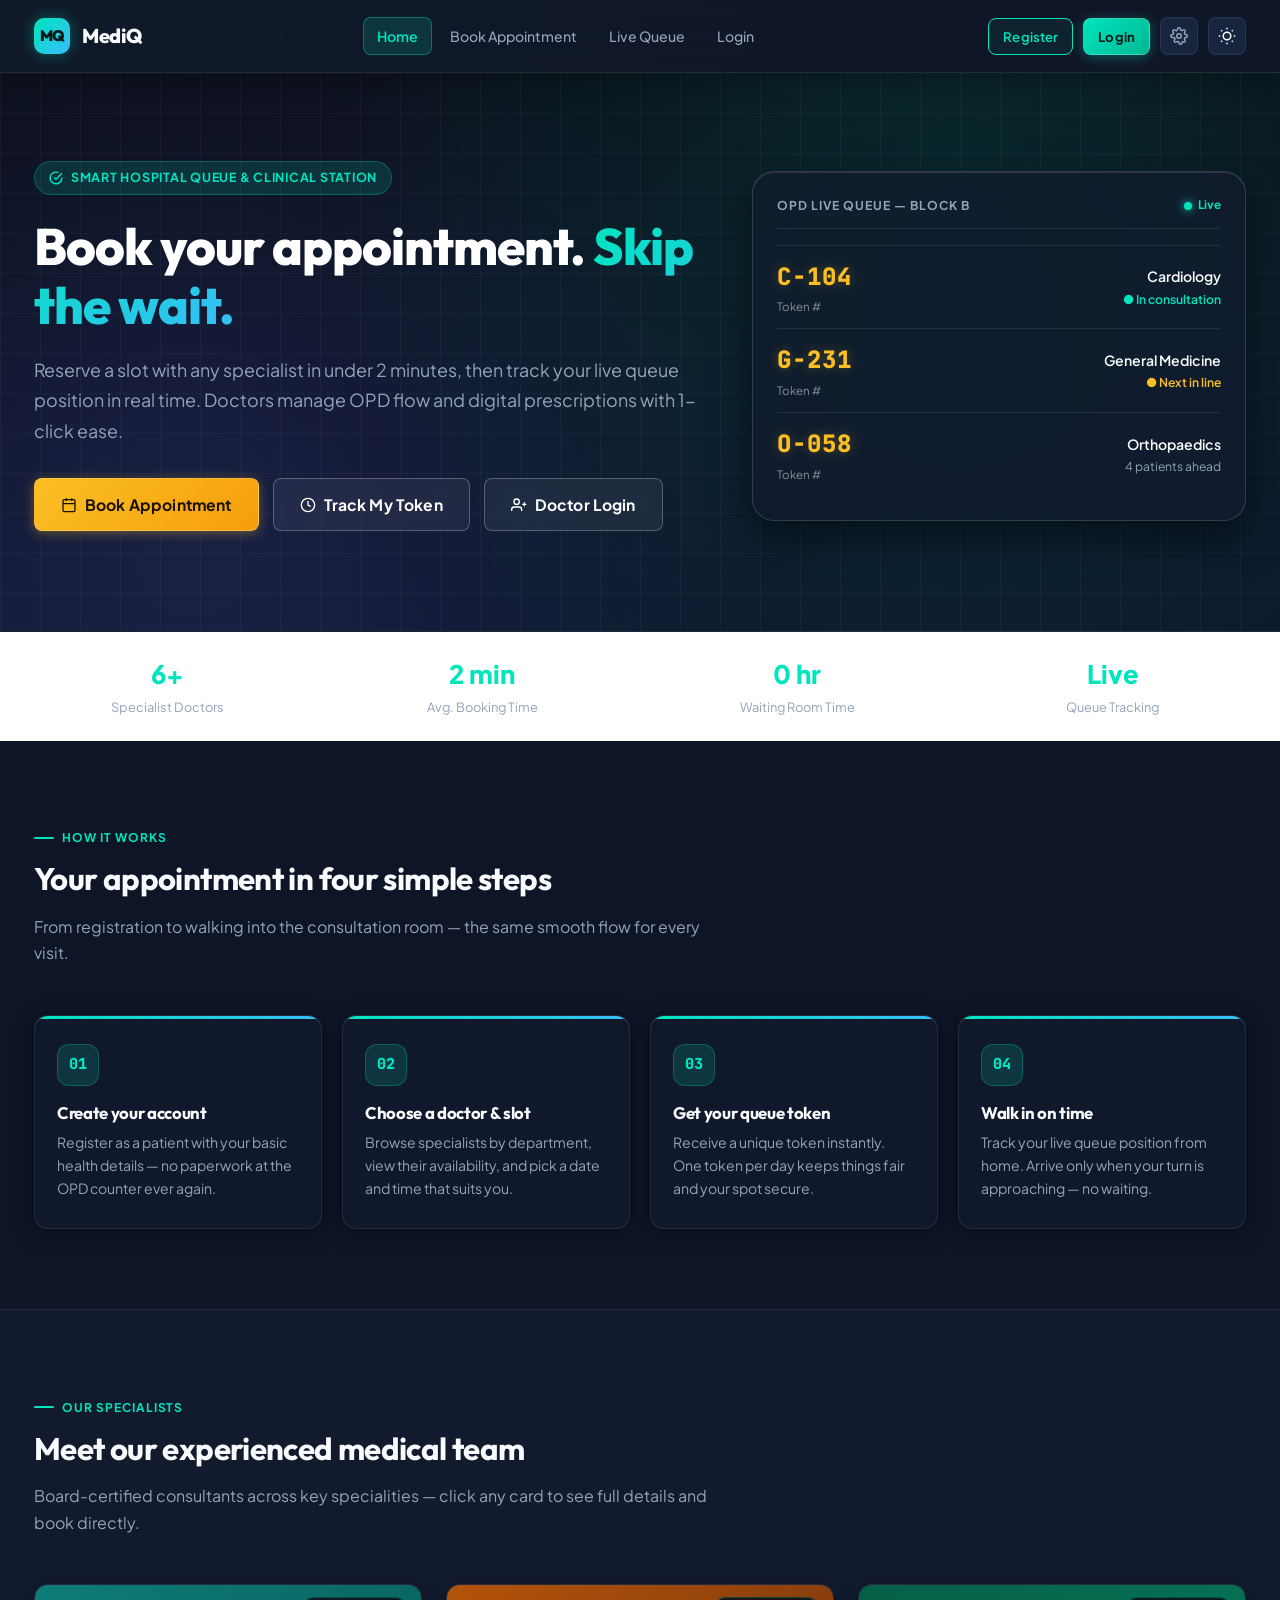
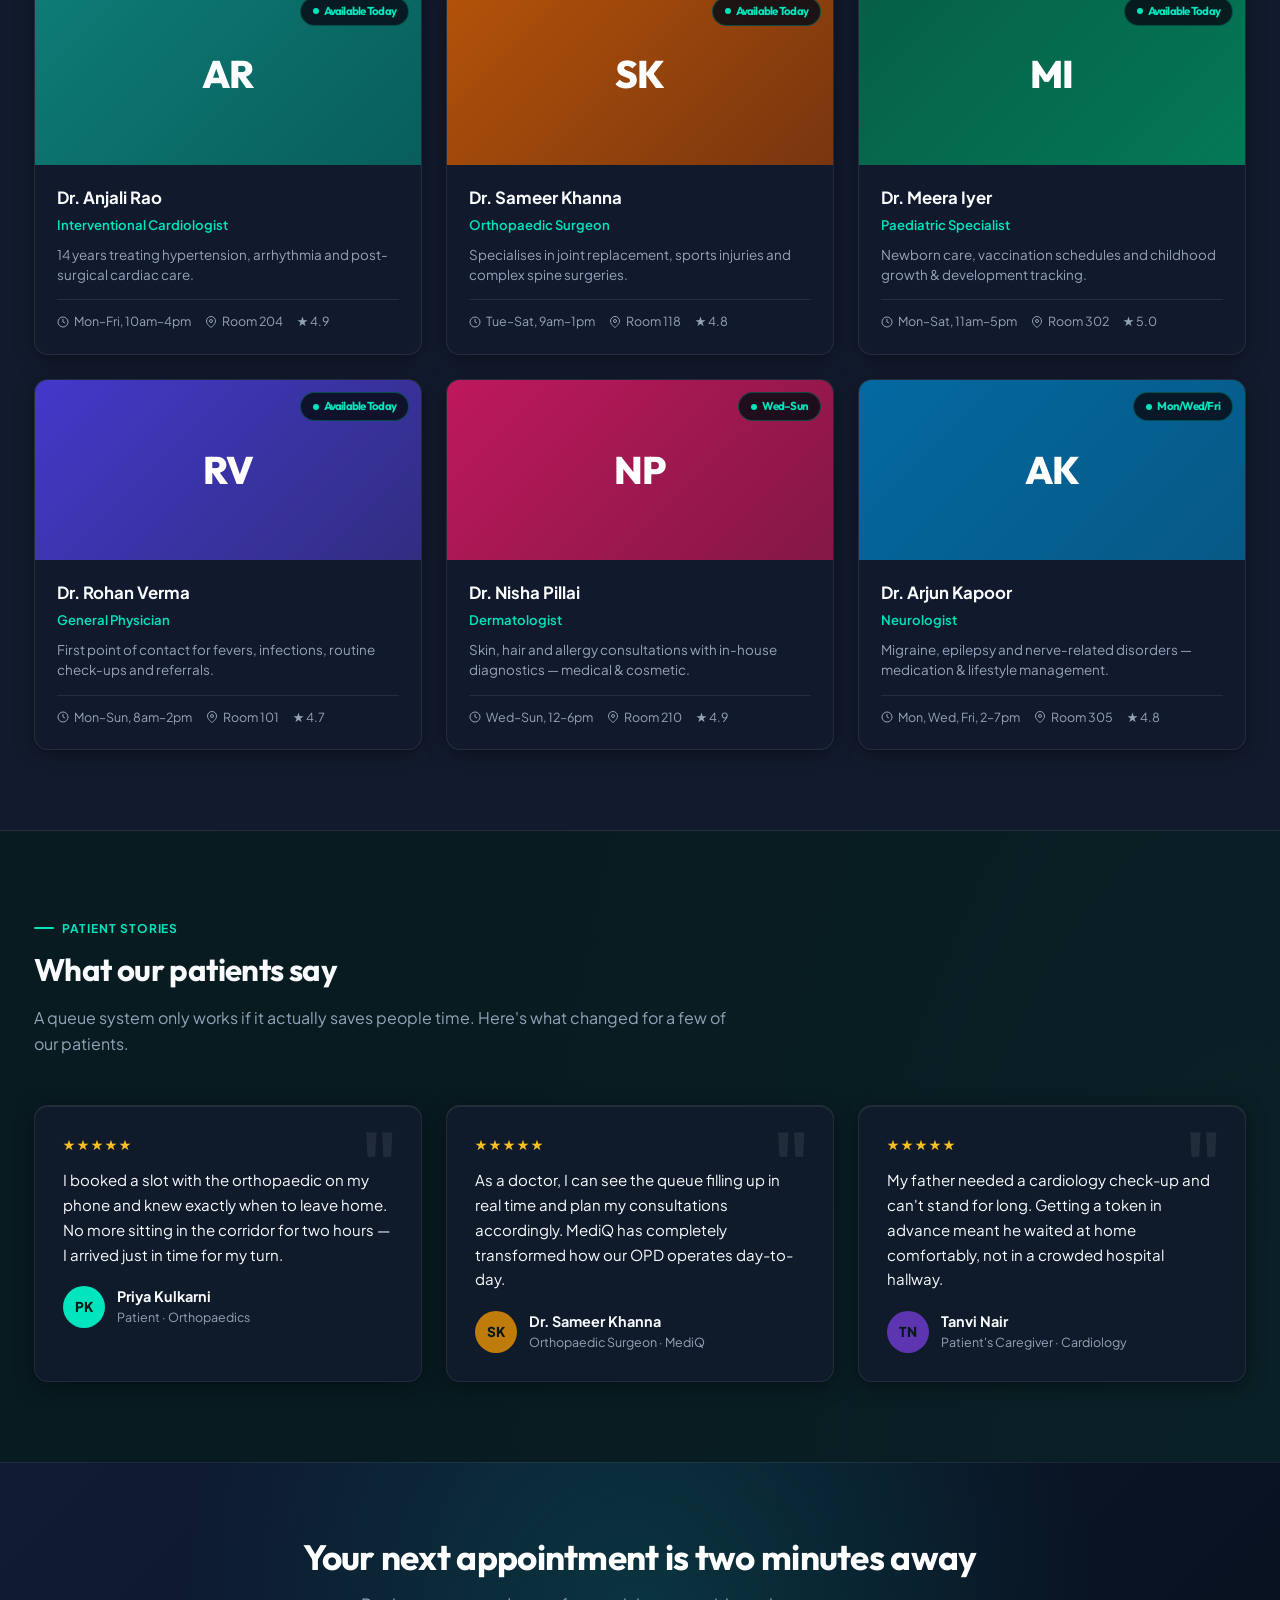
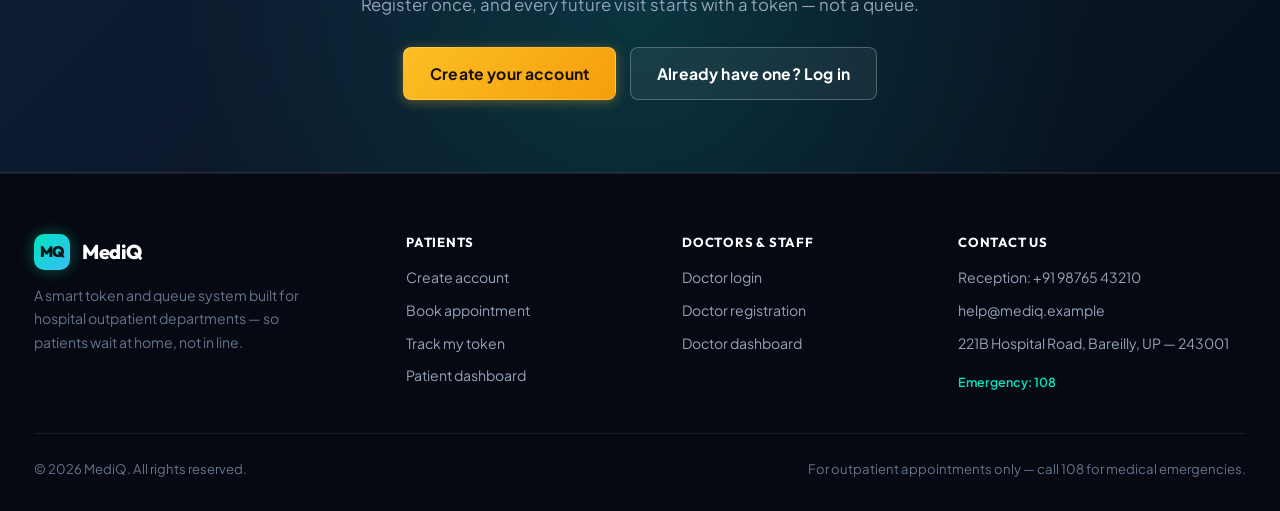
<file: index.html>
<!DOCTYPE html>
<html lang="en">
<head>
<meta charset="UTF-8">
<meta name="viewport" content="width=device-width, initial-scale=1.0">
<title>MediQ — Hospital Queue Management System</title>
<meta name="description" content="Book appointments and track your queue token live with MediQ — the smart outpatient queue management system for modern hospitals.">
<link rel="stylesheet" href="styles.css">
</head>
<body>

<!-- ===== Navbar ===== -->
<header class="navbar">
  <div class="container nav-inner">
    <a href="index.html" class="logo">
      <span class="logo-mark">MQ</span>
      MediQ
    </a>
    <button class="nav-toggle" aria-label="Toggle navigation" aria-expanded="false">
      <svg viewBox="0 0 24 24" fill="none" stroke="currentColor" stroke-width="2"><line x1="3" y1="6" x2="21" y2="6"/><line x1="3" y1="12" x2="21" y2="12"/><line x1="3" y1="18" x2="21" y2="18"/></svg>
    </button>
    <ul class="nav-links">
      <li><a href="index.html" class="active">Home</a></li>
      <li><a href="book-appointment.html">Book Appointment</a></li>
      <li><a href="my-token.html">Live Queue</a></li>
      <li><a href="login.html">Login</a></li>
    </ul>
    <div class="nav-cta">
      <!-- Dynamically customized by script.js with strict role privacy -->
      <a href="login.html" class="btn btn-primary btn-sm">Log in</a>
      <a href="settings.html" class="nav-icon-btn" aria-label="Settings" title="Settings">
        <svg viewBox="0 0 24 24" fill="none" stroke="currentColor" stroke-width="2"><circle cx="12" cy="12" r="3"/><path d="M19.4 15a1.65 1.65 0 00.33 1.82l.06.06a2 2 0 11-2.83 2.83l-.06-.06a1.65 1.65 0 00-1.82-.33 1.65 1.65 0 00-1 1.51V21a2 2 0 11-4 0v-.09a1.65 1.65 0 00-1-1.51 1.65 1.65 0 00-1.82.33l-.06.06a2 2 0 11-2.83-2.83l.06-.06a1.65 1.65 0 00.33-1.82 1.65 1.65 0 00-1.51-1H3a2 2 0 110-4h.09a1.65 1.65 0 001.51-1 1.65 1.65 0 00-.33-1.82l-.06-.06a2 2 0 112.83-2.83l.06.06a1.65 1.65 0 001.82.33H9a1.65 1.65 0 001-1.51V3a2 2 0 114 0v.09a1.65 1.65 0 001 1.51 1.65 1.65 0 001.82-.33l.06-.06a2 2 0 112.83 2.83l-.06.06a1.65 1.65 0 00-.33 1.82V9a1.65 1.65 0 001.51 1H21a2 2 0 110 4h-.09a1.65 1.65 0 00-1.51 1z"/></svg>
      </a>
      <button type="button" class="theme-toggle-btn" id="theme-toggle" aria-label="Toggle theme" title="Toggle Dark/Light Mode">
        <svg class="sun-icon" viewBox="0 0 24 24" fill="none" stroke="currentColor" stroke-width="2"><circle cx="12" cy="12" r="5"/><line x1="12" y1="1" x2="12" y2="3"/><line x1="12" y1="21" x2="12" y2="23"/><line x1="4.22" y1="4.22" x2="5.64" y2="5.64"/><line x1="18.36" y1="18.36" x2="19.78" y2="19.78"/><line x1="1" y1="12" x2="3" y2="12"/><line x1="21" y1="12" x2="23" y2="12"/><line x1="4.22" y1="19.78" x2="5.64" y2="18.36"/><line x1="18.36" y1="5.64" x2="19.78" y2="4.22"/></svg>
        <svg class="moon-icon" viewBox="0 0 24 24" fill="none" stroke="currentColor" stroke-width="2" style="display:none;"><path d="M21 12.79A9 9 0 1 1 11.21 3 7 7 0 0 0 21 12.79z"/></svg>
      </button>
    </div>
  </div>
</header>

<!-- ===== Hero ===== -->
<section class="hero">
  <div class="container hero-grid">
    <div>
      <div class="hero-eyebrow">
        <svg width="14" height="14" viewBox="0 0 24 24" fill="none" stroke="currentColor" stroke-width="2.5"><path d="M22 11.08V12a10 10 0 11-5.93-9.14"/><polyline points="22 4 12 14.01 9 11.01"/></svg>
        Smart Hospital Queue & Clinical Station
      </div>
      <h1>Book your appointment. <span>Skip the wait.</span></h1>
      <p class="lead">Reserve a slot with any specialist in under 2 minutes, then track your live queue position in real time. Doctors manage OPD flow and digital prescriptions with 1-click ease.</p>
      <div class="hero-actions">
        <a href="book-appointment.html" class="btn btn-secondary btn-lg">
          <svg viewBox="0 0 24 24" fill="none" stroke="currentColor" stroke-width="2"><rect x="3" y="4" width="18" height="18" rx="2"/><line x1="16" y1="2" x2="16" y2="6"/><line x1="8" y1="2" x2="8" y2="6"/><line x1="3" y1="10" x2="21" y2="10"/></svg>
          Book Appointment
        </a>
        <a href="my-token.html" class="btn btn-outline-white btn-lg">
          <svg viewBox="0 0 24 24" fill="none" stroke="currentColor" stroke-width="2"><circle cx="12" cy="12" r="10"/><polyline points="12 6 12 12 16 14"/></svg>
          Track My Token
        </a>
        <a href="doctor-dashboard.html" class="btn btn-outline-white btn-lg">
          <svg viewBox="0 0 24 24" fill="none" stroke="currentColor" stroke-width="2"><path d="M16 21v-2a4 4 0 0 0-4-4H5a4 4 0 0 0-4 4v2"/><circle cx="8.5" cy="7" r="4"/><line x1="20" y1="8" x2="20" y2="14"/><line x1="23" y1="11" x2="17" y2="11"/></svg>
          Doctor Station
        </a>
      </div>
    </div>

    <div class="board">
      <div class="board-header">
        <span class="board-label">OPD Live Queue — Block B</span>
        <span class="board-live">Live</span>
      </div>
      <div class="board-row">
        <div>
          <div class="token-chip" id="board-now">C-104</div>
          <div style="font-size:0.72rem;color:rgba(255,255,255,0.5);margin-top:2px;">Token #</div>
        </div>
        <div class="token-meta">
          <div class="token-dept">Cardiology</div>
          <div class="token-status serving">● In consultation</div>
        </div>
      </div>
      <div class="board-row">
        <div>
          <div class="token-chip">G-231</div>
          <div style="font-size:0.72rem;color:rgba(255,255,255,0.5);margin-top:2px;">Token #</div>
        </div>
        <div class="token-meta">
          <div class="token-dept">General Medicine</div>
          <div class="token-status next">● Next in line</div>
        </div>
      </div>
      <div class="board-row">
        <div>
          <div class="token-chip">O-058</div>
          <div style="font-size:0.72rem;color:rgba(255,255,255,0.5);margin-top:2px;">Token #</div>
        </div>
        <div class="token-meta">
          <div class="token-dept">Orthopaedics</div>
          <div class="token-status">4 patients ahead</div>
        </div>
      </div>
    </div>
  </div>
</section>

<!-- ===== Stats Bar ===== -->
<div style="background:#fff; border-bottom:1px solid var(--line);">
  <div class="container" style="display:grid; grid-template-columns:repeat(4,1fr); gap:0; text-align:center; padding:0;">
    <div style="padding:22px 16px; border-right:1px solid var(--line);">
      <div style="font-size:1.6rem;font-weight:800;color:var(--teal);">6+</div>
      <div style="font-size:0.8rem;color:var(--slate);margin-top:2px;">Specialist Doctors</div>
    </div>
    <div style="padding:22px 16px; border-right:1px solid var(--line);">
      <div style="font-size:1.6rem;font-weight:800;color:var(--teal);">2 min</div>
      <div style="font-size:0.8rem;color:var(--slate);margin-top:2px;">Avg. Booking Time</div>
    </div>
    <div style="padding:22px 16px; border-right:1px solid var(--line);">
      <div style="font-size:1.6rem;font-weight:800;color:var(--teal);">0 hr</div>
      <div style="font-size:0.8rem;color:var(--slate);margin-top:2px;">Waiting Room Time</div>
    </div>
    <div style="padding:22px 16px;">
      <div style="font-size:1.6rem;font-weight:800;color:var(--teal);">Live</div>
      <div style="font-size:0.8rem;color:var(--slate);margin-top:2px;">Queue Tracking</div>
    </div>
  </div>
</div>

<!-- ===== How It Works ===== -->
<section class="bg-soft">
  <div class="container">
    <div class="section-head">
      <div class="section-label">How It Works</div>
      <h2>Your appointment in four simple steps</h2>
      <p>From registration to walking into the consultation room — the same smooth flow for every visit.</p>
    </div>
    <div class="steps">
      <div class="step-card">
        <div class="step-num">01</div>
        <h3>Create your account</h3>
        <p>Register as a patient with your basic health details — no paperwork at the OPD counter ever again.</p>
      </div>
      <div class="step-card">
        <div class="step-num">02</div>
        <h3>Choose a doctor &amp; slot</h3>
        <p>Browse specialists by department, view their availability, and pick a date and time that suits you.</p>
      </div>
      <div class="step-card">
        <div class="step-num">03</div>
        <h3>Get your queue token</h3>
        <p>Receive a unique token instantly. One token per day keeps things fair and your spot secure.</p>
      </div>
      <div class="step-card">
        <div class="step-num">04</div>
        <h3>Walk in on time</h3>
        <p>Track your live queue position from home. Arrive only when your turn is approaching — no waiting.</p>
      </div>
    </div>
  </div>
</section>

<!-- ===== Doctors ===== -->
<section class="bg-white">
  <div class="container">
    <div class="section-head">
      <div class="section-label">Our Specialists</div>
      <h2>Meet our experienced medical team</h2>
      <p>Board-certified consultants across key specialities — click any card to see full details and book directly.</p>
    </div>
    <div class="doctor-grid">

      <div class="doctor-card" tabindex="0" role="button" aria-label="View Dr. Anjali Rao"
           data-initials="AR" data-color="c1" data-name="Dr. Anjali Rao"
           data-spec="Interventional Cardiologist"
           data-bio="14 years treating hypertension, arrhythmia and post-surgical cardiac care. Focused on preventive heart health and long-term management for chronic cardiac conditions. Former senior consultant at AIIMS Delhi."
           data-hours="Mon–Fri, 10am–4pm" data-room="204" data-exp="14" data-rating="4.9">
        <div class="doctor-photo c1">
          <span>AR</span>
          <div class="doctor-avail-badge">Available Today</div>
        </div>
        <div class="doctor-body">
          <div class="doctor-name">Dr. Anjali Rao</div>
          <div class="doctor-spec">Interventional Cardiologist</div>
          <p class="doctor-card-desc">14 years treating hypertension, arrhythmia and post-surgical cardiac care.</p>
          <div class="doctor-meta">
            <span>
              <svg width="12" height="12" viewBox="0 0 24 24" fill="none" stroke="currentColor" stroke-width="2"><circle cx="12" cy="12" r="10"/><polyline points="12 6 12 12 16 14"/></svg>
              Mon–Fri, 10am–4pm
            </span>
            <span>
              <svg width="12" height="12" viewBox="0 0 24 24" fill="none" stroke="currentColor" stroke-width="2"><path d="M21 10c0 7-9 13-9 13S3 17 3 10a9 9 0 0118 0z"/><circle cx="12" cy="10" r="3"/></svg>
              Room 204
            </span>
            <span>★ 4.9</span>
          </div>
        </div>
      </div>

      <div class="doctor-card" tabindex="0" role="button" aria-label="View Dr. Sameer Khanna"
           data-initials="SK" data-color="c2" data-name="Dr. Sameer Khanna"
           data-spec="Orthopaedic Surgeon"
           data-bio="Specialises in joint replacement, sports injuries and spine care. Particular interest in getting athletes and active patients back on their feet quickly and safely. 11 years of surgical experience."
           data-hours="Tue–Sat, 9am–1pm" data-room="118" data-exp="11" data-rating="4.8">
        <div class="doctor-photo c2">
          <span>SK</span>
          <div class="doctor-avail-badge">Available Today</div>
        </div>
        <div class="doctor-body">
          <div class="doctor-name">Dr. Sameer Khanna</div>
          <div class="doctor-spec">Orthopaedic Surgeon</div>
          <p class="doctor-card-desc">Specialises in joint replacement, sports injuries and complex spine surgeries.</p>
          <div class="doctor-meta">
            <span><svg width="12" height="12" viewBox="0 0 24 24" fill="none" stroke="currentColor" stroke-width="2"><circle cx="12" cy="12" r="10"/><polyline points="12 6 12 12 16 14"/></svg> Tue–Sat, 9am–1pm</span>
            <span><svg width="12" height="12" viewBox="0 0 24 24" fill="none" stroke="currentColor" stroke-width="2"><path d="M21 10c0 7-9 13-9 13S3 17 3 10a9 9 0 0118 0z"/><circle cx="12" cy="10" r="3"/></svg> Room 118</span>
            <span>★ 4.8</span>
          </div>
        </div>
      </div>

      <div class="doctor-card" tabindex="0" role="button" aria-label="View Dr. Meera Iyer"
           data-initials="MI" data-color="c3" data-name="Dr. Meera Iyer"
           data-spec="Paediatric Specialist"
           data-bio="Newborn care, vaccination schedules and childhood growth tracking. Works closely with parents to make check-ups calm and reassuring for young patients. Known for her gentle, child-friendly approach."
           data-hours="Mon–Sat, 11am–5pm" data-room="302" data-exp="9" data-rating="5.0">
        <div class="doctor-photo c3">
          <span>MI</span>
          <div class="doctor-avail-badge">Available Today</div>
        </div>
        <div class="doctor-body">
          <div class="doctor-name">Dr. Meera Iyer</div>
          <div class="doctor-spec">Paediatric Specialist</div>
          <p class="doctor-card-desc">Newborn care, vaccination schedules and childhood growth &amp; development tracking.</p>
          <div class="doctor-meta">
            <span><svg width="12" height="12" viewBox="0 0 24 24" fill="none" stroke="currentColor" stroke-width="2"><circle cx="12" cy="12" r="10"/><polyline points="12 6 12 12 16 14"/></svg> Mon–Sat, 11am–5pm</span>
            <span><svg width="12" height="12" viewBox="0 0 24 24" fill="none" stroke="currentColor" stroke-width="2"><path d="M21 10c0 7-9 13-9 13S3 17 3 10a9 9 0 0118 0z"/><circle cx="12" cy="10" r="3"/></svg> Room 302</span>
            <span>★ 5.0</span>
          </div>
        </div>
      </div>

      <div class="doctor-card" tabindex="0" role="button" aria-label="View Dr. Rohan Verma"
           data-initials="RV" data-color="c4" data-name="Dr. Rohan Verma"
           data-spec="General Physician"
           data-bio="First point of contact for fevers, infections and routine check-ups. Coordinates referrals to specialists when a visit needs closer attention. Available every day of the week for urgent consultations."
           data-hours="Mon–Sun, 8am–2pm" data-room="101" data-exp="7" data-rating="4.7">
        <div class="doctor-photo c4">
          <span>RV</span>
          <div class="doctor-avail-badge">Available Today</div>
        </div>
        <div class="doctor-body">
          <div class="doctor-name">Dr. Rohan Verma</div>
          <div class="doctor-spec">General Physician</div>
          <p class="doctor-card-desc">First point of contact for fevers, infections, routine check-ups and referrals.</p>
          <div class="doctor-meta">
            <span><svg width="12" height="12" viewBox="0 0 24 24" fill="none" stroke="currentColor" stroke-width="2"><circle cx="12" cy="12" r="10"/><polyline points="12 6 12 12 16 14"/></svg> Mon–Sun, 8am–2pm</span>
            <span><svg width="12" height="12" viewBox="0 0 24 24" fill="none" stroke="currentColor" stroke-width="2"><path d="M21 10c0 7-9 13-9 13S3 17 3 10a9 9 0 0118 0z"/><circle cx="12" cy="10" r="3"/></svg> Room 101</span>
            <span>★ 4.7</span>
          </div>
        </div>
      </div>

      <div class="doctor-card" tabindex="0" role="button" aria-label="View Dr. Nisha Pillai"
           data-initials="NP" data-color="c5" data-name="Dr. Nisha Pillai"
           data-spec="Dermatologist"
           data-bio="Skin, hair and allergy consultations with in-house diagnostics. Offers both medical and cosmetic dermatology, tailored to each patient's skin type and lifestyle. 8 years of specialised practice."
           data-hours="Wed–Sun, 12pm–6pm" data-room="210" data-exp="8" data-rating="4.9">
        <div class="doctor-photo c5">
          <span>NP</span>
          <div class="doctor-avail-badge">Wed–Sun</div>
        </div>
        <div class="doctor-body">
          <div class="doctor-name">Dr. Nisha Pillai</div>
          <div class="doctor-spec">Dermatologist</div>
          <p class="doctor-card-desc">Skin, hair and allergy consultations with in-house diagnostics — medical &amp; cosmetic.</p>
          <div class="doctor-meta">
            <span><svg width="12" height="12" viewBox="0 0 24 24" fill="none" stroke="currentColor" stroke-width="2"><circle cx="12" cy="12" r="10"/><polyline points="12 6 12 12 16 14"/></svg> Wed–Sun, 12–6pm</span>
            <span><svg width="12" height="12" viewBox="0 0 24 24" fill="none" stroke="currentColor" stroke-width="2"><path d="M21 10c0 7-9 13-9 13S3 17 3 10a9 9 0 0118 0z"/><circle cx="12" cy="10" r="3"/></svg> Room 210</span>
            <span>★ 4.9</span>
          </div>
        </div>
      </div>

      <div class="doctor-card" tabindex="0" role="button" aria-label="View Dr. Arjun Kapoor"
           data-initials="AK" data-color="c6" data-name="Dr. Arjun Kapoor"
           data-spec="Neurologist"
           data-bio="Migraine, epilepsy and nerve-related disorders across all ages. Combines medication management with lifestyle guidance for long-term neurological care. 12 years of clinical and research experience."
           data-hours="Mon, Wed, Fri, 2pm–7pm" data-room="305" data-exp="12" data-rating="4.8">
        <div class="doctor-photo c6">
          <span>AK</span>
          <div class="doctor-avail-badge">Mon/Wed/Fri</div>
        </div>
        <div class="doctor-body">
          <div class="doctor-name">Dr. Arjun Kapoor</div>
          <div class="doctor-spec">Neurologist</div>
          <p class="doctor-card-desc">Migraine, epilepsy and nerve-related disorders — medication &amp; lifestyle management.</p>
          <div class="doctor-meta">
            <span><svg width="12" height="12" viewBox="0 0 24 24" fill="none" stroke="currentColor" stroke-width="2"><circle cx="12" cy="12" r="10"/><polyline points="12 6 12 12 16 14"/></svg> Mon, Wed, Fri, 2–7pm</span>
            <span><svg width="12" height="12" viewBox="0 0 24 24" fill="none" stroke="currentColor" stroke-width="2"><path d="M21 10c0 7-9 13-9 13S3 17 3 10a9 9 0 0118 0z"/><circle cx="12" cy="10" r="3"/></svg> Room 305</span>
            <span>★ 4.8</span>
          </div>
        </div>
      </div>

    </div>
  </div>
</section>

<!-- ===== Doctor Modal ===== -->
<div class="modal-overlay" id="modal-overlay">
  <div class="modal-card" id="doctor-modal">
    <div class="modal-photo c1" id="m-photo">AR</div>
    <div class="modal-body">
      <button class="modal-close" id="modal-close" aria-label="Close modal">
        <svg viewBox="0 0 24 24" fill="none" stroke="currentColor" stroke-width="2.5"><line x1="18" y1="6" x2="6" y2="18"/><line x1="6" y1="6" x2="18" y2="18"/></svg>
      </button>
      <div class="modal-doctor-name" id="m-name">—</div>
      <div class="modal-doctor-spec" id="m-spec">—</div>
      <p class="modal-bio" id="m-bio">—</p>
      <div class="modal-meta">
        <span class="modal-tag" id="m-hours">—</span>
        <span class="modal-tag" id="m-room">—</span>
        <span class="modal-tag" id="m-exp">—</span>
        <span class="modal-tag" id="m-rating">—</span>
      </div>
      <div class="modal-actions">
        <a href="book-appointment.html" class="btn btn-primary btn-block" id="m-book">Book Appointment</a>
        <button class="btn btn-ghost" id="modal-close-2">Close</button>
      </div>
    </div>
  </div>
</div>

<!-- ===== Testimonials ===== -->
<section class="bg-teal-soft">
  <div class="container">
    <div class="section-head">
      <div class="section-label">Patient Stories</div>
      <h2>What our patients say</h2>
      <p>A queue system only works if it actually saves people time. Here's what changed for a few of our patients.</p>
    </div>
    <div class="testimonial-grid">
      <div class="testimonial-card">
        <div class="stars">★★★★★</div>
        <p class="testimonial-quote">I booked a slot with the orthopaedic on my phone and knew exactly when to leave home. No more sitting in the corridor for two hours — I arrived just in time for my turn.</p>
        <div class="testimonial-person">
          <div class="avatar" style="background:var(--teal);">PK</div>
          <div>
            <div class="person-name">Priya Kulkarni</div>
            <div class="person-role">Patient · Orthopaedics</div>
          </div>
        </div>
      </div>
      <div class="testimonial-card">
        <div class="stars">★★★★★</div>
        <p class="testimonial-quote">As a doctor, I can see the queue filling up in real time and plan my consultations accordingly. MediQ has completely transformed how our OPD operates day-to-day.</p>
        <div class="testimonial-person">
          <div class="avatar" style="background:#C07C0A;">SK</div>
          <div>
            <div class="person-name">Dr. Sameer Khanna</div>
            <div class="person-role">Orthopaedic Surgeon · MediQ</div>
          </div>
        </div>
      </div>
      <div class="testimonial-card">
        <div class="stars">★★★★★</div>
        <p class="testimonial-quote">My father needed a cardiology check-up and can't stand for long. Getting a token in advance meant he waited at home comfortably, not in a crowded hospital hallway.</p>
        <div class="testimonial-person">
          <div class="avatar" style="background:#5E35B1;">TN</div>
          <div>
            <div class="person-name">Tanvi Nair</div>
            <div class="person-role">Patient's Caregiver · Cardiology</div>
          </div>
        </div>
      </div>
    </div>
  </div>
</section>

<!-- ===== CTA Band ===== -->
<div class="cta-band">
  <div class="container">
    <h2>Your next appointment is two minutes away</h2>
    <p>Register once, and every future visit starts with a token — not a queue.</p>
    <div style="display:flex;gap:14px;justify-content:center;flex-wrap:wrap;position:relative;">
      <a href="register.html" class="btn btn-secondary btn-lg">Create your account</a>
      <a href="login.html" class="btn btn-outline-white btn-lg">Already have one? Log in</a>
    </div>
  </div>
</div>

<!-- ===== Footer ===== -->
<footer>
  <div class="container">
    <div class="footer-grid">
      <div class="footer-brand">
        <div class="logo" style="margin-bottom:14px;">
          <span class="logo-mark">MQ</span>
          MediQ
        </div>
        <p>A smart token and queue system built for hospital outpatient departments — so patients wait at home, not in line.</p>
      </div>
      <div class="footer-col">
        <h4>Patients</h4>
        <ul>
          <li><a href="register.html">Create account</a></li>
          <li><a href="book-appointment.html">Book appointment</a></li>
          <li><a href="my-token.html">Track my token</a></li>
          <li><a href="dashboard.html">Patient dashboard</a></li>
        </ul>
      </div>
      <div class="footer-col">
        <h4>Doctors &amp; Staff</h4>
        <ul>
          <li><a href="login.html">Doctor login</a></li>
          <li><a href="register.html">Doctor registration</a></li>
          <li><a href="dashboard.html">Doctor dashboard</a></li>
        </ul>
      </div>
      <div class="footer-col">
        <h4>Contact Us</h4>
        <ul>
          <li>Reception: +91 98765 43210</li>
          <li>help@mediq.example</li>
          <li>221B Hospital Road, Bareilly, UP — 243001</li>
          <li style="margin-top:6px;"><span class="footer-tag">Emergency: 108</span></li>
        </ul>
      </div>
    </div>
    <div class="footer-bottom">
      <span>© 2026 MediQ. All rights reserved.</span>
      <span>For outpatient appointments only — call 108 for medical emergencies.</span>
    </div>
  </div>
</footer>

<script src="script.js"></script>
<script>
  // Secondary modal close button
  document.getElementById('modal-close-2')?.addEventListener('click', () => {
    document.getElementById('modal-overlay')?.classList.remove('open');
    document.body.style.overflow = '';
  });
</script>
</body>
</html>
</file>
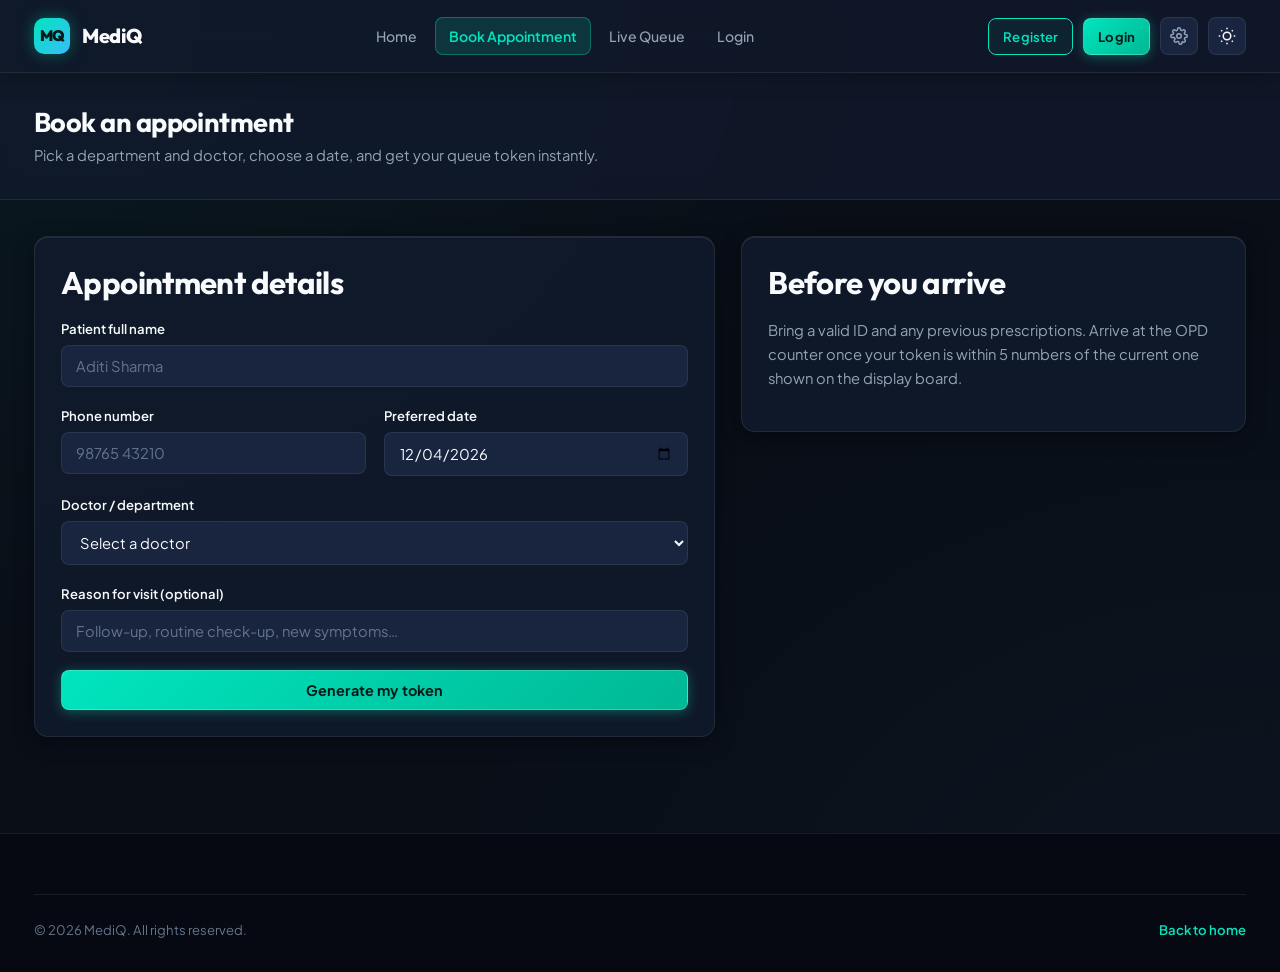
<file: book-appointment.html>
<!DOCTYPE html>
<html lang="en">
<head>
<meta charset="UTF-8">
<meta name="viewport" content="width=device-width, initial-scale=1.0">
<title>Book Appointment — MediQ</title>
<link rel="preconnect" href="https://fonts.googleapis.com">
<link rel="preconnect" href="https://fonts.gstatic.com" crossorigin>
<link href="https://fonts.googleapis.com/css2?family=JetBrains+Mono:wght@400;500;600;700;800&family=Outfit:wght@400;500;600;700;800;900&family=Plus+Jakarta+Sans:wght@300;400;500;600;700;800&display=swap" rel="stylesheet">
<link rel="stylesheet" href="styles.css">
</head>
<body>

<header class="navbar">
  <div class="container nav-inner">
    <a href="index.html" class="logo">
      <span class="logo-mark">MQ</span>
      MediQ
    </a>
    <button class="nav-toggle" aria-label="Toggle navigation">
      <svg viewBox="0 0 24 24" fill="none" stroke="currentColor" stroke-width="2"><line x1="3" y1="6" x2="21" y2="6"/><line x1="3" y1="12" x2="21" y2="12"/><line x1="3" y1="18" x2="21" y2="18"/></svg>
    </button>
    <ul class="nav-links">
      <li><a href="index.html">Home</a></li>
      <li><a href="book-appointment.html" class="active">Book Appointment</a></li>
      <li><a href="my-token.html">Live Queue</a></li>
      <li><a href="login.html">Login</a></li>
    </ul>
    <div class="nav-cta">
      <a href="login.html" class="btn btn-primary btn-sm">Login</a>
      <a href="settings.html" class="nav-icon-btn" aria-label="Settings" title="Settings">
        <svg viewBox="0 0 24 24" fill="none" stroke="currentColor" stroke-width="2"><circle cx="12" cy="12" r="3"/><path d="M19.4 15a1.65 1.65 0 00.33 1.82l.06.06a2 2 0 11-2.83 2.83l-.06-.06a1.65 1.65 0 00-1.82-.33 1.65 1.65 0 00-1 1.51V21a2 2 0 11-4 0v-.09a1.65 1.65 0 00-1-1.51 1.65 1.65 0 00-1.82.33l-.06.06a2 2 0 11-2.83-2.83l.06-.06a1.65 1.65 0 00.33-1.82 1.65 1.65 0 00-1.51-1H3a2 2 0 110-4h.09a1.65 1.65 0 001.51-1 1.65 1.65 0 00-.33-1.82l-.06-.06a2 2 0 112.83-2.83l.06.06a1.65 1.65 0 001.82.33H9a1.65 1.65 0 001-1.51V3a2 2 0 114 0v.09a1.65 1.65 0 001 1.51 1.65 1.65 0 001.82-.33l.06-.06a2 2 0 112.83 2.83l-.06.06a1.65 1.65 0 00-.33 1.82V9a1.65 1.65 0 001.51 1H21a2 2 0 110 4h-.09a1.65 1.65 0 00-1.51 1z"/></svg>
      </a>
      <button type="button" class="theme-toggle-btn" id="theme-toggle" aria-label="Toggle theme" title="Toggle Dark/Light Mode">
        <svg class="sun-icon" viewBox="0 0 24 24" fill="none" stroke="currentColor" stroke-width="2"><circle cx="12" cy="12" r="5"/><line x1="12" y1="1" x2="12" y2="3"/><line x1="12" y1="21" x2="12" y2="23"/><line x1="4.22" y1="4.22" x2="5.64" y2="5.64"/><line x1="18.36" y1="18.36" x2="19.78" y2="19.78"/><line x1="1" y1="12" x2="3" y2="12"/><line x1="21" y1="12" x2="23" y2="12"/><line x1="4.22" y1="19.78" x2="5.64" y2="18.36"/><line x1="18.36" y1="5.64" x2="19.78" y2="4.22"/></svg>
        <svg class="moon-icon" viewBox="0 0 24 24" fill="none" stroke="currentColor" stroke-width="2" style="display:none;"><path d="M21 12.79A9 9 0 1 1 11.21 3 7 7 0 0 0 21 12.79z"/></svg>
      </button>
    </div>
  </div>
</header>

<div class="app-header">
  <div class="container">
    <h1>Book an appointment</h1>
    <p>Pick a department and doctor, choose a date, and get your queue token instantly.</p>
  </div>
</div>

<div class="app-body">
  <div class="container two-col">

    <div class="panel-card">
      <h2>Appointment details</h2>
      <form id="book-appointment-form">
        <div class="field">
          <label for="patient-name">Patient full name</label>
          <input type="text" id="patient-name" placeholder="Aditi Sharma" required>
        </div>

        <div class="form-grid">
          <div class="field">
            <label for="patient-phone">Phone number</label>
            <input type="tel" id="patient-phone" placeholder="98765 43210">
          </div>
          <div class="field">
            <label for="appointment-date">Preferred date</label>
            <input type="date" id="appointment-date" required>
          </div>
        </div>

        <div class="field">
          <label for="doctor-select">Doctor / department</label>
          <select id="doctor-select" required>
            <option value="">Select a doctor</option>
            <option data-dept="Cardiology">Dr. Anjali Rao — Cardiology</option>
            <option data-dept="Orthopaedics">Dr. Sameer Khanna — Orthopaedics</option>
            <option data-dept="Pediatrics">Dr. Meera Iyer — Pediatrics</option>
            <option data-dept="General Medicine">Dr. Rohan Verma — General Medicine</option>
            <option data-dept="Dermatology">Dr. Nisha Pillai — Dermatology</option>
            <option data-dept="Neurology">Dr. Arjun Kapoor — Neurology</option>
          </select>
        </div>

        <div class="field">
          <label for="visit-reason">Reason for visit (optional)</label>
          <input type="text" id="visit-reason" placeholder="Follow-up, routine check-up, new symptoms…">
        </div>

        <button type="submit" class="btn btn-primary btn-block">Generate my token</button>
      </form>
    </div>

    <div>
      <div id="token-result" class="panel-card" style="display:none;">
        <h2>Your token is ready</h2>
        <div class="token-display">
          <div class="label">QUEUE TOKEN</div>
          <div class="code" id="token-result-code">—</div>
          <div class="sub" id="token-result-doctor">—</div>
          <div class="sub" id="token-result-date">—</div>
        </div>
        <p style="margin-top:16px; font-size:0.85rem;">Keep this token handy — you can look it up any time from the <a href="my-token.html" class="link-teal">My Token</a> page.</p>
      </div>

      <div class="panel-card">
        <h2>Before you arrive</h2>
        <p style="font-size:0.92rem;">Bring a valid ID and any previous prescriptions. Arrive at the OPD counter once your token is within 5 numbers of the current one shown on the display board.</p>
      </div>
    </div>

  </div>
</div>

<footer>
  <div class="container">
    <div class="footer-bottom">
      <span>© 2026 MediQ. All rights reserved.</span>
      <span><a href="index.html" class="link-teal">Back to home</a></span>
    </div>
  </div>
</footer>

<script src="script.js"></script>
</body>
</html>
</file>
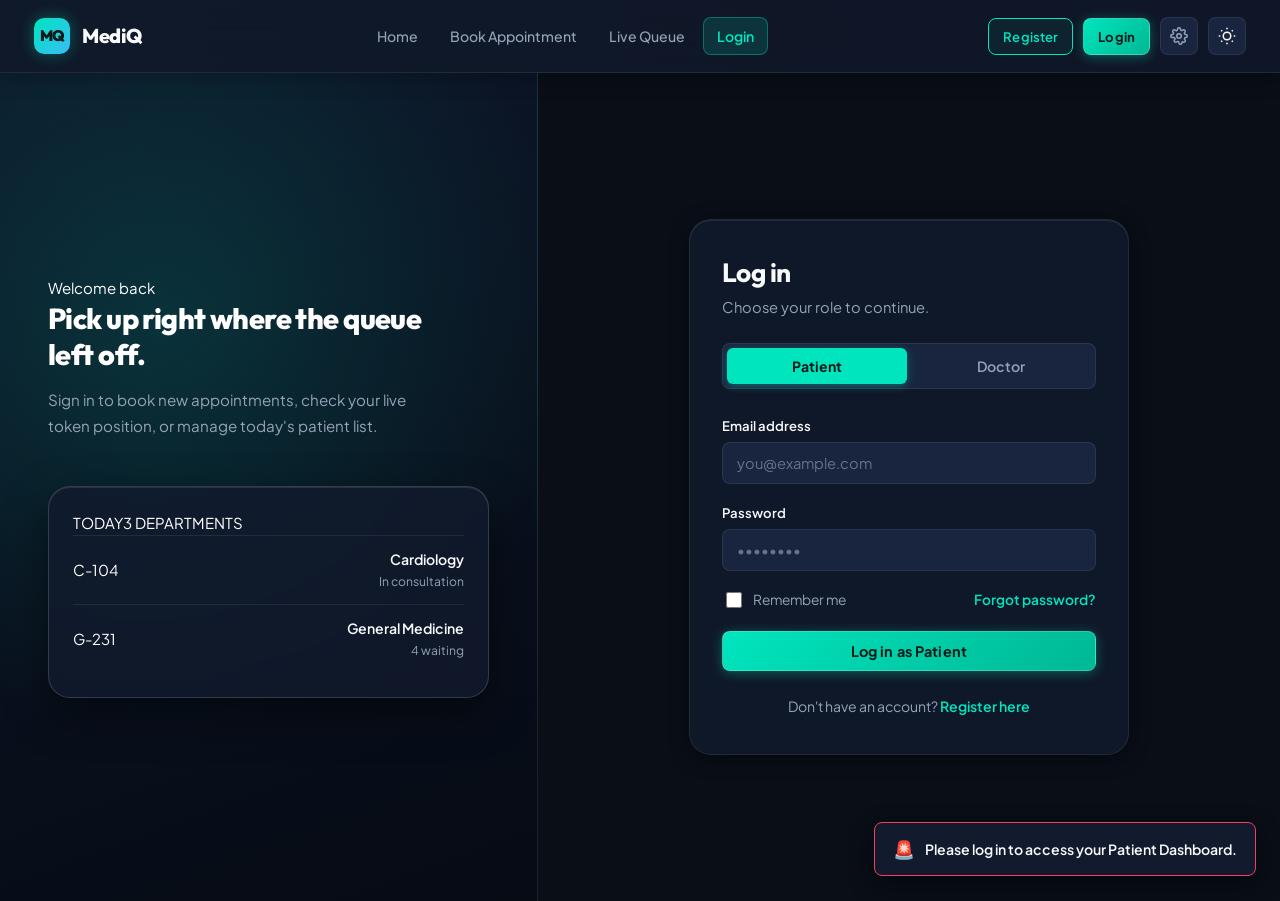
<file: dashboard.html>
<!DOCTYPE html>
<html lang="en">
<head>
<meta charset="UTF-8">
<meta name="viewport" content="width=device-width, initial-scale=1.0">
<title>Dashboard — MediQ</title>
<link rel="preconnect" href="https://fonts.googleapis.com">
<link rel="preconnect" href="https://fonts.gstatic.com" crossorigin>
<link href="https://fonts.googleapis.com/css2?family=JetBrains+Mono:wght@400;500;600;700;800&family=Outfit:wght@400;500;600;700;800;900&family=Plus+Jakarta+Sans:wght@300;400;500;600;700;800&display=swap" rel="stylesheet">
<link rel="stylesheet" href="styles.css">
</head>
<body>

<header class="navbar">
  <div class="container nav-inner">
    <a href="index.html" class="logo">
      <span class="logo-mark">MQ</span>
      MediQ
    </a>
    <button class="nav-toggle" aria-label="Toggle navigation">
      <svg viewBox="0 0 24 24" fill="none" stroke="currentColor" stroke-width="2"><line x1="3" y1="6" x2="21" y2="6"/><line x1="3" y1="12" x2="21" y2="12"/><line x1="3" y1="18" x2="21" y2="18"/></svg>
    </button>
    <ul class="nav-links">
      <li><a href="index.html">Home</a></li>
      <li><a href="dashboard.html" class="active">Patient Dashboard</a></li>
      <li><a href="book-appointment.html">Book Appointment</a></li>
      <li><a href="my-token.html">My Token</a></li>
    </ul>
    <div class="nav-cta">
      <!-- Dynamic role state rendered by script.js -->
      <a href="login.html" class="btn btn-primary btn-sm">Log in</a>
      <a href="settings.html" class="nav-icon-btn" aria-label="Settings" title="Settings">
        <svg viewBox="0 0 24 24" fill="none" stroke="currentColor" stroke-width="2"><circle cx="12" cy="12" r="3"/><path d="M19.4 15a1.65 1.65 0 00.33 1.82l.06.06a2 2 0 11-2.83 2.83l-.06-.06a1.65 1.65 0 00-1.82-.33 1.65 1.65 0 00-1 1.51V21a2 2 0 11-4 0v-.09a1.65 1.65 0 00-1-1.51 1.65 1.65 0 00-1.82.33l-.06.06a2 2 0 11-2.83-2.83l.06-.06a1.65 1.65 0 00.33-1.82 1.65 1.65 0 00-1.51-1H3a2 2 0 110-4h.09a1.65 1.65 0 001.51-1 1.65 1.65 0 00-.33-1.82l-.06-.06a2 2 0 112.83-2.83l.06.06a1.65 1.65 0 001.82.33H9a1.65 1.65 0 001-1.51V3a2 2 0 114 0v.09a1.65 1.65 0 001 1.51 1.65 1.65 0 001.82-.33l.06-.06a2 2 0 112.83 2.83l-.06.06a1.65 1.65 0 00-.33 1.82V9a1.65 1.65 0 001.51 1H21a2 2 0 110 4h-.09a1.65 1.65 0 00-1.51 1z"/></svg>
      </a>
      <button type="button" class="theme-toggle-btn" id="theme-toggle" aria-label="Toggle theme" title="Toggle Dark/Light Mode">
        <svg class="sun-icon" viewBox="0 0 24 24" fill="none" stroke="currentColor" stroke-width="2"><circle cx="12" cy="12" r="5"/><line x1="12" y1="1" x2="12" y2="3"/><line x1="12" y1="21" x2="12" y2="23"/><line x1="4.22" y1="4.22" x2="5.64" y2="5.64"/><line x1="18.36" y1="18.36" x2="19.78" y2="19.78"/><line x1="1" y1="12" x2="3" y2="12"/><line x1="21" y1="12" x2="23" y2="12"/><line x1="4.22" y1="19.78" x2="5.64" y2="18.36"/><line x1="18.36" y1="5.64" x2="19.78" y2="4.22"/></svg>
        <svg class="moon-icon" viewBox="0 0 24 24" fill="none" stroke="currentColor" stroke-width="2" style="display:none;"><path d="M21 12.79A9 9 0 1 1 11.21 3 7 7 0 0 0 21 12.79z"/></svg>
      </button>
    </div>
  </div>
</header>

<div class="app-header">
  <div class="container">
    <div style="display:flex; justify-content:space-between; align-items:center; flex-wrap:wrap; gap:16px;">
      <div>
        <h1 id="dashboard-greeting">Good morning, Aditi</h1>
        <p>Live outpatient queue status and active consultation tracking.</p>
      </div>
      <div>
        <a href="book-appointment.html" class="btn btn-primary btn-sm">+ Book New Appointment</a>
      </div>
    </div>
  </div>
</div>

<div class="app-body">
  <div class="container">

    <div class="stat-grid">
      <div class="stat-card accent">
        <div class="stat-value">G-231</div>
        <div class="stat-label">Your active token</div>
      </div>
      <div class="stat-card">
        <div class="stat-value">4</div>
        <div class="stat-label">Patients ahead of you</div>
      </div>
      <div class="stat-card">
        <div class="stat-value">~35 min</div>
        <div class="stat-label">Estimated wait</div>
      </div>
      <div class="stat-card">
        <div class="stat-value">3</div>
        <div class="stat-label">Past appointments</div>
      </div>
    </div>

    <div class="two-col">
      <div>
        <div class="panel-card">
          <h2>Upcoming appointment</h2>
          <div class="table-responsive">
            <table class="table">
              <thead>
                <tr><th>Token</th><th>Doctor</th><th>Department</th><th>Date</th><th>Status</th></tr>
              </thead>
              <tbody>
                <tr>
                  <td>G-231</td>
                  <td>Dr. Rohan Verma</td>
                  <td>General Medicine</td>
                  <td>13 Sep 2026</td>
                  <td><span class="pill pill-waiting">Waiting</span></td>
                </tr>
              </tbody>
            </table>
          </div>
        </div>

        <div class="panel-card">
          <h2>Recent visits</h2>
          <div class="table-responsive">
            <table class="table">
              <thead>
                <tr><th>Token</th><th>Doctor</th><th>Department</th><th>Date</th><th>Status</th></tr>
              </thead>
              <tbody>
                <tr>
                  <td>C-104</td>
                  <td>Dr. Anjali Rao</td>
                  <td>Cardiology</td>
                  <td>02 Aug 2026</td>
                  <td><span class="pill pill-done">Done</span></td>
                </tr>
                <tr>
                  <td>O-058</td>
                  <td>Dr. Sameer Khanna</td>
                  <td>Orthopaedics</td>
                  <td>19 Jun 2026</td>
                  <td><span class="pill pill-done">Done</span></td>
                </tr>
                <tr>
                  <td>N-017</td>
                  <td>Dr. Arjun Kapoor</td>
                  <td>Neurology</td>
                  <td>04 May 2026</td>
                  <td><span class="pill pill-cancelled">Cancelled</span></td>
                </tr>
              </tbody>
            </table>
          </div>
        </div>
      </div>

      <div>
        <div class="panel-card">
          <h2>Quick actions</h2>
          <div style="display:flex; flex-direction:column; gap:12px;">
            <a href="book-appointment.html" class="btn btn-primary btn-block">Book new appointment</a>
            <a href="my-token.html" class="btn btn-outline btn-block">View my tokens</a>
            <a href="settings.html" class="btn btn-outline btn-block">Account settings</a>
          </div>
        </div>

        <div class="panel-card">
          <h2>Live queue snapshot</h2>
          <div class="board" style="background:var(--ink);">
            <div class="board-title"><span>NOW SERVING</span><span>OPD BLOCK B</span></div>
            <div class="board-row">
              <span class="token-code">C-104</span>
              <span class="token-meta"><div class="token-dept">Cardiology</div><div class="token-status">In consultation</div></span>
            </div>
            <div class="board-row">
              <span class="token-code">G-227</span>
              <span class="token-meta"><div class="token-dept">General Medicine</div><div class="token-status waiting">4 ahead of G-231</div></span>
            </div>
          </div>
        </div>
      </div>
    </div>

  </div>
</div>

<footer>
  <div class="container">
    <div class="footer-bottom">
      <span>© 2026 MediQ. All rights reserved.</span>
      <span><a href="index.html" class="link-teal">Back to home</a></span>
    </div>
  </div>
</footer>

<script src="script.js"></script>
</body>
</html>
</file>
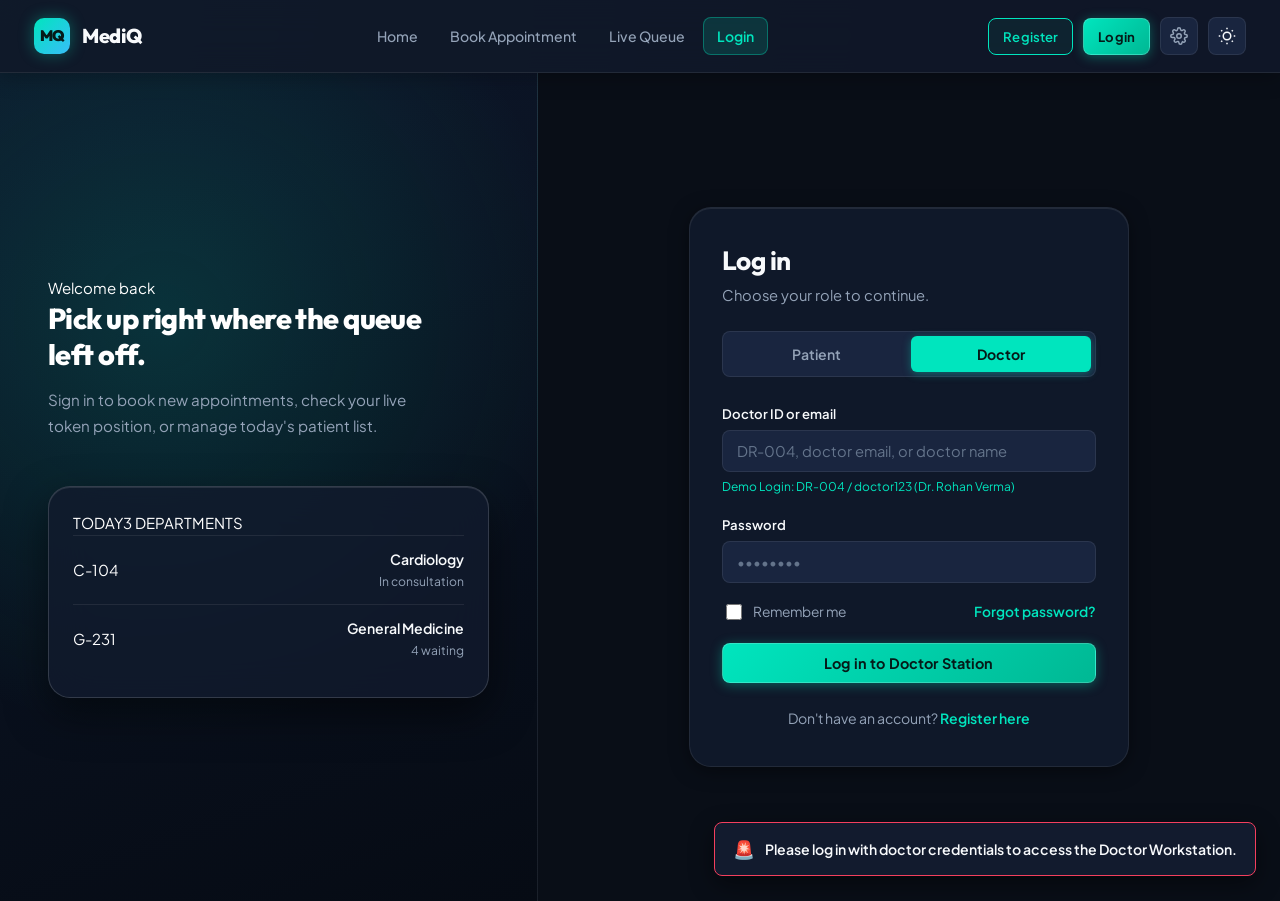
<file: doctor-dashboard.html>
<!DOCTYPE html>
<html lang="en">
<head>
<meta charset="UTF-8">
<meta name="viewport" content="width=device-width, initial-scale=1.0">
<title>Doctor Dashboard — MediQ Clinical Station</title>
<meta name="description" content="Next-generation outpatient queue management and digital prescription workstation for doctors.">
<link rel="preconnect" href="https://fonts.googleapis.com">
<link rel="preconnect" href="https://fonts.gstatic.com" crossorigin>
<link href="https://fonts.googleapis.com/css2?family=JetBrains+Mono:wght@400;500;600;700;800&family=Outfit:wght@400;500;600;700;800;900&family=Plus+Jakarta+Sans:wght@300;400;500;600;700;800&display=swap" rel="stylesheet">
<link rel="stylesheet" href="styles.css">
</head>
<body>

<!-- ===== Global Header / Navbar ===== -->
<header class="navbar">
  <div class="container nav-inner">
    <a href="index.html" class="logo">
      <span class="logo-mark">MQ</span>
      MediQ
    </a>
    
    <button class="nav-toggle" aria-label="Toggle navigation" aria-expanded="false">
      <svg viewBox="0 0 24 24" fill="none" stroke="currentColor" stroke-width="2"><line x1="3" y1="6" x2="21" y2="6"/><line x1="3" y1="12" x2="21" y2="12"/><line x1="3" y1="18" x2="21" y2="18"/></svg>
    </button>

    <ul class="nav-links">
      <li><a href="doctor-dashboard.html" class="active">Doctor Station <span class="nav-pill-badge">MD</span></a></li>
      <li><a href="my-token.html">Live OPD Queue</a></li>
      <li><a href="index.html">Home</a></li>
    </ul>

    <div class="nav-cta">
      <div class="nav-user-badge">
        <div class="avatar-sm" id="nav-doc-initials">RV</div>
        <span id="nav-doc-name">Dr. Rohan</span>
        <span class="role-tag doctor">Doctor</span>
      </div>

      <button class="btn btn-ghost btn-sm" id="doctor-logout-btn">Log out</button>

      <a href="settings.html" class="nav-icon-btn" aria-label="Settings" title="Settings">
        <svg viewBox="0 0 24 24" fill="none" stroke="currentColor" stroke-width="2"><circle cx="12" cy="12" r="3"/><path d="M19.4 15a1.65 1.65 0 00.33 1.82l.06.06a2 2 0 11-2.83 2.83l-.06-.06a1.65 1.65 0 00-1.82-.33 1.65 1.65 0 00-1 1.51V21a2 2 0 11-4 0v-.09a1.65 1.65 0 00-1-1.51 1.65 1.65 0 00-1.82.33l-.06.06a2 2 0 11-2.83-2.83l.06-.06a1.65 1.65 0 00.33-1.82 1.65 1.65 0 00-1.51-1H3a2 2 0 110-4h.09a1.65 1.65 0 001.51-1 1.65 1.65 0 00-.33-1.82l-.06-.06a2 2 0 112.83-2.83l.06.06a1.65 1.65 0 001.82.33H9a1.65 1.65 0 001-1.51V3a2 2 0 114 0v.09a1.65 1.65 0 001 1.51 1.65 1.65 0 001.82-.33l.06-.06a2 2 0 112.83 2.83l-.06.06a1.65 1.65 0 00-.33 1.82V9a1.65 1.65 0 001.51 1H21a2 2 0 110 4h-.09a1.65 1.65 0 00-1.51 1z"/></svg>
      </a>

      <!-- Theme Switcher on the right side -->
      <button type="button" class="theme-toggle-btn" id="theme-toggle" aria-label="Toggle theme" title="Toggle Dark/Light Mode">
        <svg class="sun-icon" viewBox="0 0 24 24" fill="none" stroke="currentColor" stroke-width="2" style="display:none;"><circle cx="12" cy="12" r="5"/><line x1="12" y1="1" x2="12" y2="3"/><line x1="12" y1="21" x2="12" y2="23"/><line x1="4.22" y1="4.22" x2="5.64" y2="5.64"/><line x1="18.36" y1="18.36" x2="19.78" y2="19.78"/><line x1="1" y1="12" x2="3" y2="12"/><line x1="21" y1="12" x2="23" y2="12"/><line x1="4.22" y1="19.78" x2="5.64" y2="18.36"/><line x1="18.36" y1="5.64" x2="19.78" y2="4.22"/></svg>
        <svg class="moon-icon" viewBox="0 0 24 24" fill="none" stroke="currentColor" stroke-width="2"><path d="M21 12.79A9 9 0 1 1 11.21 3 7 7 0 0 0 21 12.79z"/></svg>
      </button>
    </div>
  </div>
</header>

<!-- ===== App Header ===== -->
<div class="app-header">
  <div class="container">
    <div class="app-header-row">
      <div>
        <div class="section-label" style="margin-bottom:6px;">CLINICAL WORKSTATION & EHR</div>
        <h1 id="doc-hero-name">Dr. Rohan Verma, MD</h1>
        <p id="doc-hero-sub">Department of General Medicine · Consultation Room 101 · MCI Reg: MCI-101556</p>
      </div>
      <div style="display:flex; gap:10px; align-items:center;">
        <button type="button" class="btn btn-secondary btn-sm" id="btn-emergency-modal">
          <svg viewBox="0 0 24 24" fill="none" stroke="currentColor" stroke-width="2.5"><path d="M12 2v20M2 12h20"/></svg>
          Emergency Walk-In
        </button>
        <button type="button" class="btn btn-primary btn-sm" id="btn-call-next-header">
          <svg viewBox="0 0 24 24" fill="none" stroke="currentColor" stroke-width="2"><path d="M18 8A6 6 0 0 0 6 8c0 7-3 9-3 9h18s-3-2-3-9"/><path d="M13.73 21a2 2 0 0 1-3.46 0"/></svg>
          Call Next Patient
        </button>
      </div>
    </div>
  </div>
</div>

<div class="app-body">
  <div class="container">

    <!-- ===== Doctor OPD Command Bar ===== -->
    <div class="doctor-opd-bar">
      <div class="doc-info-group">
        <div class="doc-avatar-badge" id="doc-badge-avatar">RV</div>
        <div>
          <div class="doc-title-row">
            <h3 id="doc-bar-name">Dr. Rohan Verma</h3>
            <span class="pill pill-serving" id="opd-live-pill">OPD Active</span>
          </div>
          <div class="doc-meta-pills">
            <span class="doc-badge-pill" id="doc-bar-dept">General Medicine</span>
            <span class="doc-badge-pill" id="doc-bar-room">Room 101</span>
            <span class="doc-badge-pill">Hours: 08:00 – 14:00</span>
          </div>
        </div>
      </div>

      <div class="doc-controls-group">
        <!-- Switch Doctor Profile -->
        <div style="display:flex; align-items:center; gap:8px;">
          <label for="select-doctor-profile" style="font-size:0.8rem; font-weight:700; color:var(--slate);">Doctor:</label>
          <select id="select-doctor-profile" class="queue-filter-select" style="max-width:210px;">
            <!-- Populated dynamically by script.js -->
          </select>
        </div>

        <!-- OPD Status -->
        <div class="opd-status-selector">
          <span style="font-size:0.78rem; font-weight:700; color:var(--slate);">Status:</span>
          <select id="select-opd-status">
            <option value="active">🟢 Active & Calling</option>
            <option value="break">🟡 On 15m Break</option>
            <option value="closed">🔴 OPD Offline</option>
          </select>
        </div>

        <!-- Chime Sound Alert Toggle -->
        <button type="button" class="chime-btn active" id="btn-toggle-sound" title="Token call audio chime on/off">
          <svg viewBox="0 0 24 24" fill="none" stroke="currentColor" stroke-width="2"><polygon points="11 5 6 9 2 9 2 15 6 15 11 19 11 5"/><path d="M19.07 4.93a10 10 0 0 1 0 14.14M15.54 8.46a5 5 0 0 1 0 7.08"/></svg>
        </button>
      </div>
    </div>

    <!-- ===== Key Metrics Stat Grid ===== -->
    <div class="stat-grid">
      <div class="stat-card accent">
        <div class="stat-icon">
          <svg viewBox="0 0 24 24" fill="none" stroke="currentColor" stroke-width="2"><circle cx="12" cy="12" r="10"/><polyline points="12 6 12 12 16 14"/></svg>
        </div>
        <div class="stat-value" id="stat-active-token">—</div>
        <div class="stat-label">Currently in Consultation</div>
      </div>

      <div class="stat-card amber">
        <div class="stat-icon">
          <svg viewBox="0 0 24 24" fill="none" stroke="currentColor" stroke-width="2"><path d="M17 21v-2a4 4 0 0 0-4-4H5a4 4 0 0 0-4 4v2"/><circle cx="9" cy="7" r="4"/><path d="M23 21v-2a4 4 0 0 0-3-3.87"/><path d="M16 3.13a4 4 0 0 1 0 7.75"/></svg>
        </div>
        <div class="stat-value" id="stat-waiting-count">0</div>
        <div class="stat-label">Patients Waiting in Queue</div>
      </div>

      <div class="stat-card">
        <div class="stat-icon" style="background:var(--success-light); color:var(--success); border-color:rgba(16, 185, 129, 0.3);">
          <svg viewBox="0 0 24 24" fill="none" stroke="currentColor" stroke-width="2"><polyline points="20 6 9 17 4 12"/></svg>
        </div>
        <div class="stat-value" id="stat-completed-count">0</div>
        <div class="stat-label">Consultations Done Today</div>
      </div>

      <div class="stat-card">
        <div class="stat-icon" style="background:var(--cyan-light); color:var(--cyan); border-color:rgba(56, 189, 248, 0.3);">
          <svg viewBox="0 0 24 24" fill="none" stroke="currentColor" stroke-width="2"><circle cx="12" cy="12" r="10"/><polyline points="12 6 12 12 8 14"/></svg>
        </div>
        <div class="stat-value" id="stat-avg-time">~9 min</div>
        <div class="stat-label">Avg Consultation Pace</div>
      </div>
    </div>

    <!-- ===== Main Operational Split-View ===== -->
    <div class="doctor-layout-grid">

      <!-- LEFT COLUMN: Active Consultation & Digital Prescription Pad -->
      <div>
        
        <!-- Active Patient in Room -->
        <div class="consultation-active-card" id="consultation-box">
          <div class="consultation-header">
            <div>
              <div style="display:flex; align-items:center; gap:10px; margin-bottom:6px;">
                <span class="pill pill-serving" id="active-consult-pill">In Consultation</span>
                <span style="font-size:0.8rem; color:var(--slate);" id="active-consult-time">Arrived at 09:15 AM</span>
              </div>
              <h2 id="active-patient-name" style="margin:0; font-size:1.4rem;">Aditi Sharma</h2>
              <div style="font-size:0.86rem; color:var(--slate); margin-top:2px;" id="active-patient-contact">Phone: 9876543210 · Visit #3</div>
            </div>
            <div style="text-align:right;">
              <div style="font-size:0.7rem; font-weight:700; color:var(--slate); text-transform:uppercase; letter-spacing:0.08em;">Token ID</div>
              <div class="consult-token-tag" id="active-token-id">G-231</div>
            </div>
          </div>

          <!-- Patient Vitals Bar -->
          <div class="patient-vitals-bar">
            <div class="vital-item">
              <span class="vital-label">Age / Gender</span>
              <span class="vital-val" id="vital-age-gender">28 / F</span>
            </div>
            <div class="vital-item">
              <span class="vital-label">Blood Group</span>
              <span class="vital-val" id="vital-blood">O+</span>
            </div>
            <div class="vital-item">
              <span class="vital-label">Blood Pressure</span>
              <span class="vital-val" id="vital-bp">120/80 mmHg</span>
            </div>
            <div class="vital-item">
              <span class="vital-label">Pulse / SpO2</span>
              <span class="vital-val" id="vital-spo2">76 bpm / 99%</span>
            </div>
          </div>

          <!-- Chief Complaint / Reason -->
          <div style="background:var(--panel-elevated); border:1px solid var(--line); border-radius:var(--r-s); padding:12px 14px; margin-bottom:20px;">
            <div style="font-size:0.75rem; font-weight:700; color:var(--teal); text-transform:uppercase; margin-bottom:4px;">Chief Complaint / Reason for Visit</div>
            <div id="active-patient-reason" style="font-size:0.92rem; color:var(--ink); font-weight:500;">
              High fever, productive cough with throat irritation for past 3 days.
            </div>
          </div>

          <!-- Prescription & EHR Composer -->
          <div class="prescription-pad">
            <div class="rx-header">
              <span class="rx-symbol">℞</span>
              <span>Digital Clinical Prescription & Orders</span>
            </div>

            <!-- Diagnosis -->
            <div class="field" style="margin-bottom:14px;">
              <label for="rx-diagnosis">Provisional Clinical Diagnosis</label>
              <input type="text" id="rx-diagnosis" value="Acute Upper Respiratory Tract Infection (URTI) with mild pyrexia" placeholder="Enter diagnosis or click quick tags below">
            </div>

            <!-- Quick Diagnosis Chips -->
            <div class="quick-chips-row">
              <button type="button" class="quick-chip" onclick="document.getElementById('rx-diagnosis').value='Acute Viral Pharyngitis / URTI'">Viral Pharyngitis</button>
              <button type="button" class="quick-chip" onclick="document.getElementById('rx-diagnosis').value='Hypertension Stage 1, routine follow-up'">Hypertension</button>
              <button type="button" class="quick-chip" onclick="document.getElementById('rx-diagnosis').value='Acute Gastroenteritis with moderate dehydration'">Gastroenteritis</button>
              <button type="button" class="quick-chip" onclick="document.getElementById('rx-diagnosis').value='Type 2 Diabetes Mellitus, glycemic review'">Type 2 Diabetes</button>
              <button type="button" class="quick-chip" onclick="document.getElementById('rx-diagnosis').value='Allergic Rhinitis & Sinusitis'">Allergic Rhinitis</button>
              <button type="button" class="quick-chip" onclick="document.getElementById('rx-diagnosis').value='Musculoskeletal Lumbago / Lower Back Strain'">Lumbar Strain</button>
            </div>

            <!-- Prescribed Medications Table -->
            <div style="display:flex; justify-content:space-between; align-items:center; margin-bottom:8px;">
              <label style="font-size:0.82rem; font-weight:700; color:var(--ink);">Prescribed Medications</label>
              <button type="button" class="btn btn-ghost btn-sm" id="btn-add-med-row" style="font-size:0.78rem; padding:4px 10px;">+ Add Custom Medicine</button>
            </div>

            <!-- Quick Add Medication Tags -->
            <div class="quick-chips-row" style="margin-bottom:10px;">
              <span style="font-size:0.74rem; color:var(--slate); align-self:center;">Quick Add:</span>
              <button type="button" class="quick-chip" onclick="mqAddMedicineRow('Paracetamol', '650 mg', '1-0-1', '5 days', 'After meals')">+ Paracetamol 650mg</button>
              <button type="button" class="quick-chip" onclick="mqAddMedicineRow('Amoxicillin + Clav', '625 mg', '1-0-1', '5 days', 'After meals')">+ Augmentin 625mg</button>
              <button type="button" class="quick-chip" onclick="mqAddMedicineRow('Pantoprazole', '40 mg', '1-0-0', '7 days', 'Before breakfast')">+ Pan 40mg</button>
              <button type="button" class="quick-chip" onclick="mqAddMedicineRow('Cetirizine', '10 mg', '0-0-1', '5 days', 'Bedtime')">+ Cetirizine 10mg</button>
              <button type="button" class="quick-chip" onclick="mqAddMedicineRow('Azithromycin', '500 mg', '1-0-0', '3 days', '1 hr before meals')">+ Azithromycin 500mg</button>
            </div>

            <div class="table-responsive">
              <table class="meds-table" id="rx-meds-table" style="min-width:540px;">
                <thead>
                  <tr>
                    <th style="width:34%;">Medicine Name</th>
                    <th style="width:18%;">Dosage</th>
                    <th style="width:16%;">Freq (M-A-N)</th>
                    <th style="width:14%;">Duration</th>
                    <th style="width:18%;">Instructions</th>
                    <th style="width:5%;"></th>
                  </tr>
                </thead>
                <tbody id="rx-meds-body">
                  <tr>
                    <td><input type="text" value="Tab. Paracetamol" class="rx-m-name" placeholder="Medicine"></td>
                    <td><input type="text" value="650 mg" class="rx-m-dose" placeholder="Dosage"></td>
                    <td>
                      <select class="rx-m-freq">
                        <option value="1-0-1" selected>1-0-1 (Twice daily)</option>
                        <option value="1-1-1">1-1-1 (Thrice daily)</option>
                        <option value="1-0-0">1-0-0 (Morning only)</option>
                        <option value="0-0-1">0-0-1 (Night only)</option>
                        <option value="SOS">SOS (As needed)</option>
                      </select>
                    </td>
                    <td><input type="text" value="5 days" class="rx-m-dur" placeholder="Days"></td>
                    <td><input type="text" value="After food" class="rx-m-inst" placeholder="Instructions"></td>
                    <td><button type="button" class="btn-del-med" onclick="this.closest('tr').remove()" title="Delete">✕</button></td>
                  </tr>
                  <tr>
                    <td><input type="text" value="Cap. Amoxicillin + Clav" class="rx-m-name" placeholder="Medicine"></td>
                    <td><input type="text" value="625 mg" class="rx-m-dose" placeholder="Dosage"></td>
                    <td>
                      <select class="rx-m-freq">
                        <option value="1-0-1" selected>1-0-1 (Twice daily)</option>
                        <option value="1-1-1">1-1-1 (Thrice daily)</option>
                        <option value="1-0-0">1-0-0 (Morning only)</option>
                        <option value="0-0-1">0-0-1 (Night only)</option>
                      </select>
                    </td>
                    <td><input type="text" value="5 days" class="rx-m-dur" placeholder="Days"></td>
                    <td><input type="text" value="After food" class="rx-m-inst" placeholder="Instructions"></td>
                    <td><button type="button" class="btn-del-med" onclick="this.closest('tr').remove()" title="Delete">✕</button></td>
                  </tr>
                </tbody>
              </table>
            </div>

            <!-- Recommended Lab Tests -->
            <div style="margin-top:16px;">
              <label style="font-size:0.82rem; font-weight:700; color:var(--ink); display:block; margin-bottom:8px;">Diagnostic Investigations & Lab Orders (Optional)</label>
              <div style="display:flex; flex-wrap:wrap; gap:12px; font-size:0.84rem; color:var(--slate);">
                <label class="checkbox-row"><input type="checkbox" id="lab-cbc" checked> Complete Blood Count (CBC)</label>
                <label class="checkbox-row"><input type="checkbox" id="lab-fbs"> Fasting Blood Sugar</label>
                <label class="checkbox-row"><input type="checkbox" id="lab-lipid"> Lipid Panel</label>
                <label class="checkbox-row"><input type="checkbox" id="lab-xray"> Chest X-Ray PA View</label>
                <label class="checkbox-row"><input type="checkbox" id="lab-ecg"> 12-Lead ECG</label>
                <label class="checkbox-row"><input type="checkbox" id="lab-lft"> Liver Function Test (LFT)</label>
              </div>
            </div>

            <!-- Doctor Notes & Advice -->
            <div class="field" style="margin-top:16px; margin-bottom:14px;">
              <label for="rx-advice">Doctor's Clinical Advice & Lifestyle Guidance</label>
              <textarea id="rx-advice" rows="2" placeholder="Diet, hydration, activity restrictions, warning signs...">Hydrate adequately (>2.5L/day), warm saline gargles thrice daily, rest for 3 days. Return to emergency if breathlessness develops.</textarea>
            </div>

            <!-- Follow-up -->
            <div style="display:flex; align-items:center; gap:12px; margin-bottom:20px;">
              <label style="font-size:0.82rem; font-weight:700; color:var(--ink);">Recommended Follow-Up:</label>
              <select id="rx-followup" class="queue-filter-select" style="max-width:180px;">
                <option value="5 days">After 5 days</option>
                <option value="7 days">After 7 days</option>
                <option value="14 days">After 2 weeks</option>
                <option value="1 month">After 1 month</option>
                <option value="SOS">SOS / As required</option>
              </select>
            </div>

            <!-- Consultation Actions -->
            <div style="display:flex; gap:12px; flex-wrap:wrap;">
              <button type="button" class="btn btn-primary btn-lg" id="btn-complete-consultation" style="flex:1;">
                <svg viewBox="0 0 24 24" fill="none" stroke="currentColor" stroke-width="2.5"><polyline points="20 6 9 17 4 12"/></svg>
                Complete & Issue Prescription
              </button>
              <button type="button" class="btn btn-cyan" id="btn-preview-rx" title="View printable preview">
                <svg viewBox="0 0 24 24" fill="none" stroke="currentColor" stroke-width="2"><path d="M14 2H6a2 2 0 0 0-2 2v16a2 2 0 0 0 2 2h12a2 2 0 0 0 2-2V8z"/><polyline points="14 2 14 8 20 8"/><line x1="16" y1="13" x2="8" y2="13"/><line x1="16" y1="17" x2="8" y2="17"/><polyline points="10 9 9 9 8 9"/></svg>
                Preview Rx
              </button>
              <button type="button" class="btn btn-danger" id="btn-noshow-consultation" title="Mark patient as No-Show or cancelled">
                No-Show
              </button>
            </div>

          </div>
        </div>

        <!-- Empty State when no patient is in consultation -->
        <div id="consultation-empty" class="panel-card" style="display:none; text-align:center; padding:48px 24px;">
          <div style="width:64px; height:64px; border-radius:50%; background:var(--teal-light); color:var(--teal); display:flex; align-items:center; justify-content:center; margin:0 auto 16px;">
            <svg width="32" height="32" viewBox="0 0 24 24" fill="none" stroke="currentColor" stroke-width="2"><path d="M18 8A6 6 0 0 0 6 8c0 7-3 9-3 9h18s-3-2-3-9"/><path d="M13.73 21a2 2 0 0 1-3.46 0"/></svg>
          </div>
          <h2>Consultation Room Ready</h2>
          <p style="margin:0 auto 20px;">No patient is currently in the room. Call the next patient from the waiting queue to begin consultation.</p>
          <button type="button" class="btn btn-primary btn-lg" id="btn-call-next-empty">
            <svg viewBox="0 0 24 24" fill="none" stroke="currentColor" stroke-width="2"><polygon points="5 3 19 12 5 21 5 3"/></svg>
            Call Next Patient Now
          </button>
        </div>

      </div>

      <!-- RIGHT COLUMN: Live Waiting Queue & Patient Directory -->
      <div>

        <!-- Queue Management Card -->
        <div class="queue-control-card">
          <div class="panel-card-header">
            <div>
              <h2 style="font-size:1.2rem;">Live OPD Queue</h2>
              <div style="font-size:0.8rem; color:var(--slate); margin-top:2px;" id="queue-subhead">Patients waiting for Dr. Rohan Verma</div>
            </div>
            <button type="button" class="btn btn-primary btn-sm" id="btn-call-next-queue">
              Call Next
            </button>
          </div>

          <!-- Queue Search & Filter Bar -->
          <div class="queue-search-row">
            <input type="text" id="queue-search-input" placeholder="Search by token, patient name, or phone...">
            <select id="queue-status-filter" class="queue-filter-select">
              <option value="all">All Status</option>
              <option value="Waiting" selected>Waiting</option>
              <option value="In Consultation">In Room</option>
              <option value="Done">Completed</option>
            </select>
          </div>

          <!-- Queue List Container -->
          <div id="queue-list-container" style="display:flex; flex-direction:column; gap:8px;">
            <!-- Rendered dynamically by script.js -->
          </div>

          <!-- Empty queue notification -->
          <div id="queue-empty-msg" style="display:none; text-align:center; padding:32px 16px; color:var(--slate);">
            <div style="font-size:1.8rem; margin-bottom:8px;">🎉</div>
            <div style="font-weight:700; color:var(--ink); margin-bottom:4px;">No patients waiting in queue</div>
            <div style="font-size:0.85rem;">All appointments for this session have been completed or none booked yet.</div>
          </div>
        </div>

        <!-- Cross-Department Queue Monitor -->
        <div class="panel-card" style="margin-top:24px;">
          <div class="panel-card-header">
            <h2>Hospital OPD Monitor</h2>
            <span class="board-live">Real-time</span>
          </div>
          <div style="display:flex; flex-direction:column; gap:10px;" id="dept-monitor-list">
            <!-- Filled dynamically with hospital departments -->
          </div>
        </div>

        <!-- Quick Patient Walk-In Card -->
        <div class="panel-card">
          <h2>Quick OPD Walk-In Entry</h2>
          <p style="font-size:0.85rem; margin-bottom:14px;">Directly issue an emergency or walk-in token into your queue without leaving this station.</p>
          <form id="quick-walkin-form">
            <div class="field">
              <label for="qw-name">Patient Full Name</label>
              <input type="text" id="qw-name" placeholder="e.g. Ramesh Patel" required>
            </div>
            <div class="form-grid">
              <div class="field">
                <label for="qw-phone">Contact Phone</label>
                <input type="tel" id="qw-phone" placeholder="9876543210" required>
              </div>
              <div class="field">
                <label for="qw-priority">Priority Level</label>
                <select id="qw-priority">
                  <option value="Normal">Normal Walk-In</option>
                  <option value="Urgent">🚨 Urgent / Priority</option>
                </select>
              </div>
            </div>
            <div class="field">
              <label for="qw-reason">Chief Symptoms / Reason</label>
              <input type="text" id="qw-reason" placeholder="Chest pain, acute fever, suture removal...">
            </div>
            <button type="submit" class="btn btn-outline btn-block">+ Add to Doctor Queue</button>
          </form>
        </div>

      </div>

    </div>

  </div>
</div>

<!-- ===== Digital Prescription Print Preview Modal ===== -->
<div class="modal-overlay" id="rx-modal-overlay">
  <div class="modal-card" style="max-width:680px; max-height:90vh; overflow-y:auto; background:#fff; color:#0f172a;">
    <div style="padding:16px 20px; background:#0f766e; color:#fff; display:flex; justify-content:space-between; align-items:center;">
      <strong style="font-size:1.1rem; display:flex; align-items:center; gap:8px;">
        <span style="font-size:1.3rem;">℞</span> Official Digital Prescription
      </strong>
      <button type="button" class="btn-ghost" id="rx-modal-close" style="color:#fff; border:none; padding:4px 8px; cursor:pointer;">✕ Close</button>
    </div>

    <!-- Letterhead Content -->
    <div class="rx-letterhead" id="rx-printable-content">
      <div class="rx-letterhead-header">
        <div>
          <div class="rx-hospital-name">MEDI-QUEUE ADVANCED HOSPITAL</div>
          <div style="font-size:0.8rem; color:#64748b;">NABH Accredited Multi-Speciality Outpatient Center</div>
          <div style="font-size:0.76rem; color:#94a3b8;">104 Health Boulevard, Metro Medical District · Phone: (022) 2490-8800</div>
        </div>
        <div class="rx-doctor-info">
          <div style="font-weight:800; font-size:1.05rem; color:#0f172a;" id="rx-modal-doc-name">Dr. Rohan Verma</div>
          <div style="color:#0f766e; font-weight:600;" id="rx-modal-doc-dept">General Medicine</div>
          <div style="font-size:0.76rem; color:#64748b;" id="rx-modal-doc-lic">Reg. No: MCI-101556 · Room 101</div>
        </div>
      </div>

      <div class="rx-patient-bar">
        <div><strong>Patient:</strong> <span id="rx-p-name">Aditi Sharma</span></div>
        <div><strong>Token:</strong> <span id="rx-p-token" style="font-family:monospace; font-weight:800; color:#0f766e;">G-231</span></div>
        <div><strong>Age/Sex:</strong> <span id="rx-p-age">28 / F</span></div>
        <div><strong>Date:</strong> <span id="rx-p-date">Today</span></div>
      </div>

      <div style="margin-bottom:16px;">
        <div style="font-size:0.75rem; font-weight:700; color:#64748b; text-transform:uppercase;">Diagnosis:</div>
        <div id="rx-p-diag" style="font-size:1rem; font-weight:700; color:#0f172a;">Acute Upper Respiratory Tract Infection</div>
      </div>

      <table style="width:100%; border-collapse:collapse; margin-bottom:20px;">
        <thead>
          <tr style="border-bottom:1.5px solid #cbd5e1; text-align:left; font-size:0.75rem; color:#64748b;">
            <th style="padding:6px;">#</th>
            <th style="padding:6px;">Medicine Name</th>
            <th style="padding:6px;">Dosage</th>
            <th style="padding:6px;">Frequency</th>
            <th style="padding:6px;">Duration</th>
            <th style="padding:6px;">Instructions</th>
          </tr>
        </thead>
        <tbody id="rx-modal-meds-list">
          <!-- Populated dynamically -->
        </tbody>
      </table>

      <div style="margin-bottom:16px;">
        <div style="font-size:0.75rem; font-weight:700; color:#64748b; text-transform:uppercase;">Investigations Ordered:</div>
        <div id="rx-modal-labs" style="font-size:0.86rem; color:#1e293b;">Complete Blood Count (CBC)</div>
      </div>

      <div style="margin-bottom:16px;">
        <div style="font-size:0.75rem; font-weight:700; color:#64748b; text-transform:uppercase;">Doctor's Advice:</div>
        <div id="rx-modal-advice" style="font-size:0.86rem; color:#334155; line-height:1.5;">Hydrate adequately, warm saline gargles. Return if symptoms persist.</div>
      </div>

      <div class="rx-signature-row">
        <div>
          <span style="font-size:0.78rem; color:#64748b;">Follow-up: <strong id="rx-modal-followup" style="color:#0f172a;">After 5 days</strong></span>
        </div>
        <div style="text-align:center;">
          <div style="font-family:'Courier New', monospace; font-size:1.1rem; color:#0f766e; font-weight:700;">[DIGITALLY SIGNED]</div>
          <div style="border-top:1px solid #94a3b8; width:160px; margin-top:4px; font-size:0.74rem; color:#64748b;">Treating Physician</div>
        </div>
      </div>
    </div>

    <!-- Modal Actions -->
    <div style="padding:16px 24px; background:#f8fafc; border-top:1px solid #e2e8f0; display:flex; justify-content:flex-end; gap:12px;">
      <button type="button" class="btn btn-ghost btn-sm" id="rx-modal-close-btn" style="color:#475569;">Cancel</button>
      <button type="button" class="btn btn-primary btn-sm" onclick="window.print()">
        <svg viewBox="0 0 24 24" fill="none" stroke="currentColor" stroke-width="2"><polyline points="6 9 6 2 18 2 18 9"/><path d="M6 18H4a2 2 0 0 1-2-2v-5a2 2 0 0 1 2-2h16a2 2 0 0 1 2 2v5a2 2 0 0 1-2 2h-2"/><rect x="6" y="14" width="12" height="8"/></svg>
        Print / Save PDF
      </button>
    </div>
  </div>
</div>

<!-- ===== Toast Message Container ===== -->
<div class="toast-container" id="toast-container"></div>

<!-- ===== Footer with All-Page Links ===== -->
<footer>
  <div class="container">
    <div class="footer-grid">
      <div class="footer-brand">
        <a href="index.html" class="logo">
          <span class="logo-mark">MQ</span>
          MediQ
        </a>
        <p>Smart outpatient queue coordination and clinical electronic workstation. Zero physical congestion, real-time sync.</p>
        <span class="footer-tag">● Clinical OS 2.4 · 100% Client-Side JS</span>
      </div>

      <div class="footer-col">
        <h4>Navigation</h4>
        <ul>
          <li><a href="index.html">Home</a></li>
          <li><a href="dashboard.html">Patient Dashboard</a></li>
          <li><a href="doctor-dashboard.html">Doctor Dashboard</a></li>
          <li><a href="book-appointment.html">Book Appointment</a></li>
          <li><a href="my-token.html">Live Token Tracker</a></li>
        </ul>
      </div>

      <div class="footer-col">
        <h4>Access & Security</h4>
        <ul>
          <li><a href="login.html">Login (Doctor / Patient)</a></li>
          <li><a href="register.html">Register New Account</a></li>
          <li><a href="settings.html">Account & Queue Settings</a></li>
          <li><a href="forgot-password.html">Password Reset</a></li>
        </ul>
      </div>

      <div class="footer-col">
        <h4>OPD Departments</h4>
        <ul>
          <li>Cardiology · Room 204</li>
          <li>General Medicine · Room 101</li>
          <li>Orthopaedics · Room 118</li>
          <li>Pediatrics · Room 302</li>
          <li>Dermatology · Room 210</li>
          <li>Neurology · Room 305</li>
        </ul>
      </div>
    </div>

    <div class="footer-bottom">
      <span>© 2026 MediQ Clinical Systems. All rights reserved.</span>
      <span>
        Connected to <strong>All Pages</strong> · 
        <a href="dashboard.html" class="link-teal">Patient Dashboard</a> · 
        <a href="book-appointment.html" class="link-teal">Book Slot</a> · 
        <a href="my-token.html" class="link-teal">My Token</a>
      </span>
    </div>
  </div>
</footer>

<script src="script.js"></script>
</body>
</html>
</file>
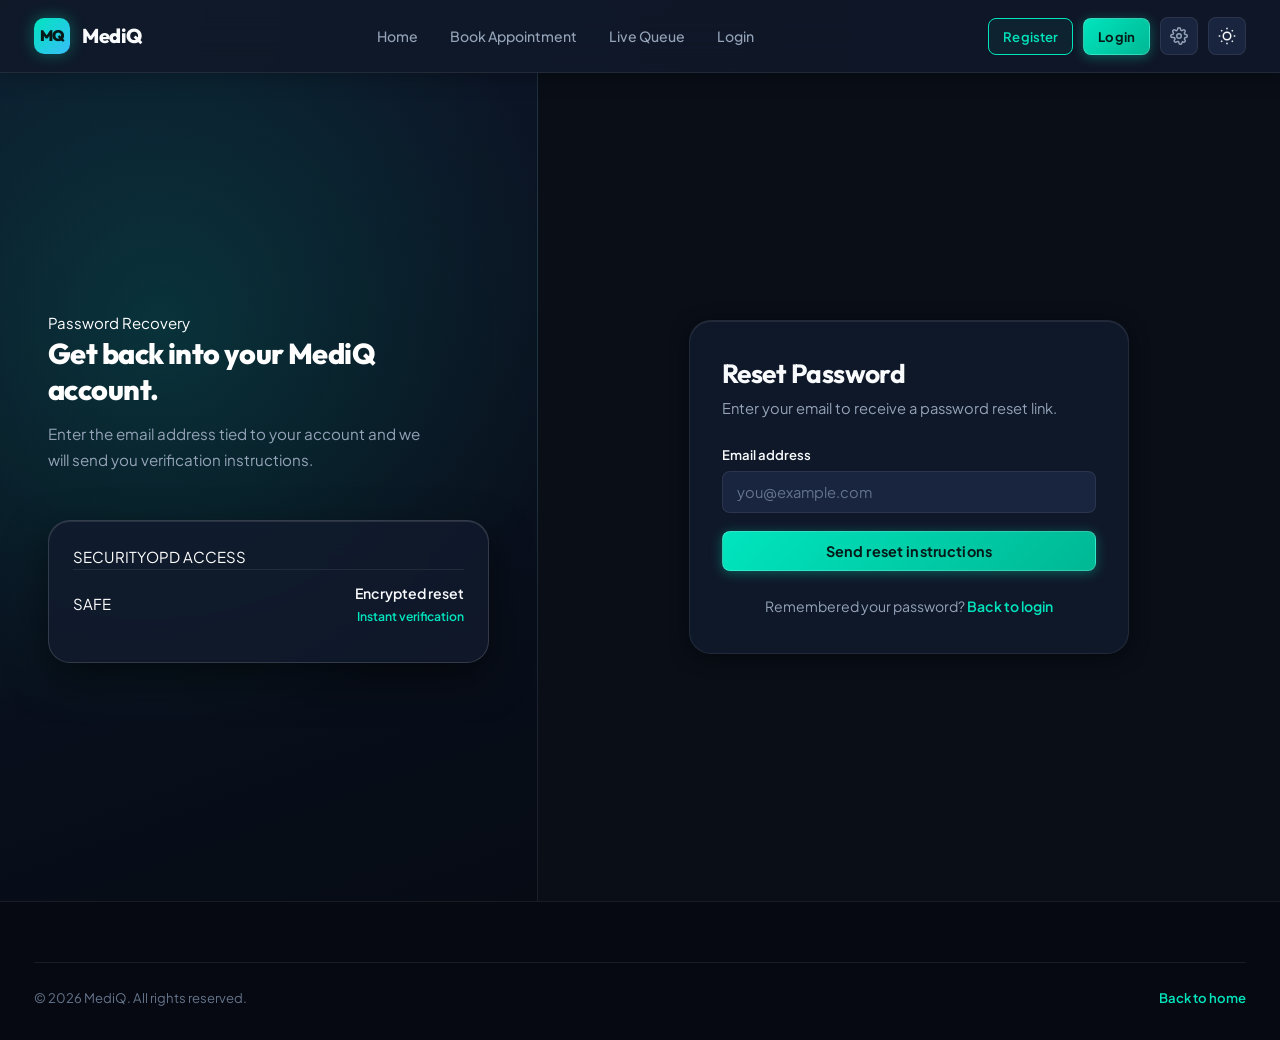
<file: forgot-password.html>
<!DOCTYPE html>
<html lang="en">
<head>
<meta charset="UTF-8">
<meta name="viewport" content="width=device-width, initial-scale=1.0">
<title>Forgot Password — MediQ</title>
<link rel="preconnect" href="https://fonts.googleapis.com">
<link rel="preconnect" href="https://fonts.gstatic.com" crossorigin>
<link href="https://fonts.googleapis.com/css2?family=JetBrains+Mono:wght@400;500;600;700;800&family=Outfit:wght@400;500;600;700;800;900&family=Plus+Jakarta+Sans:wght@300;400;500;600;700;800&display=swap" rel="stylesheet">
<link rel="stylesheet" href="styles.css">
</head>
<body>

<header class="navbar">
  <div class="container nav-inner">
    <a href="index.html" class="logo">
      <span class="logo-mark">MQ</span>
      MediQ
    </a>
    <button class="nav-toggle" aria-label="Toggle navigation">
      <svg viewBox="0 0 24 24" fill="none" stroke="currentColor" stroke-width="2"><line x1="3" y1="6" x2="21" y2="6"/><line x1="3" y1="12" x2="21" y2="12"/><line x1="3" y1="18" x2="21" y2="18"/></svg>
    </button>
    <ul class="nav-links">
      <li><a href="index.html">Home</a></li>
      <li><a href="book-appointment.html">Book Appointment</a></li>
      <li><a href="my-token.html">Live Queue</a></li>
      <li><a href="login.html">Login</a></li>
    </ul>
    <div class="nav-cta">
      <a href="login.html" class="btn btn-primary btn-sm">Login</a>
      <a href="settings.html" class="nav-icon-btn" aria-label="Settings" title="Settings">
        <svg viewBox="0 0 24 24" fill="none" stroke="currentColor" stroke-width="2"><circle cx="12" cy="12" r="3"/><path d="M19.4 15a1.65 1.65 0 00.33 1.82l.06.06a2 2 0 11-2.83 2.83l-.06-.06a1.65 1.65 0 00-1.82-.33 1.65 1.65 0 00-1.51V21a2 2 0 11-4 0v-.09a1.65 1.65 0 00-1-1.51 1.65 1.65 0 00-1.82.33l-.06.06a2 2 0 11-2.83-2.83l.06-.06a1.65 1.65 0 00.33-1.82 1.65 1.65 0 00-1.51-1H3a2 2 0 110-4h.09a1.65 1.65 0 001.51-1 1.65 1.65 0 00-.33-1.82l-.06-.06a2 2 0 112.83-2.83l.06.06a1.65 1.65 0 001.82.33H9a1.65 1.65 0 001-1.51V3a2 2 0 114 0v.09a1.65 1.65 0 001 1.51 1.65 1.65 0 001.82-.33l.06-.06a2 2 0 112.83 2.83l-.06.06a1.65 1.65 0 00-.33 1.82V9a1.65 1.65 0 001.51 1H21a2 2 0 110 4h-.09a1.65 1.65 0 00-1.51 1z"/></svg>
      </a>
      <button type="button" class="theme-toggle-btn" id="theme-toggle" aria-label="Toggle theme" title="Toggle Dark/Light Mode">
        <svg class="sun-icon" viewBox="0 0 24 24" fill="none" stroke="currentColor" stroke-width="2"><circle cx="12" cy="12" r="5"/><line x1="12" y1="1" x2="12" y2="3"/><line x1="12" y1="21" x2="12" y2="23"/><line x1="4.22" y1="4.22" x2="5.64" y2="5.64"/><line x1="18.36" y1="18.36" x2="19.78" y2="19.78"/><line x1="1" y1="12" x2="3" y2="12"/><line x1="21" y1="12" x2="23" y2="12"/><line x1="4.22" y1="19.78" x2="5.64" y2="18.36"/><line x1="18.36" y1="5.64" x2="19.78" y2="4.22"/></svg>
        <svg class="moon-icon" viewBox="0 0 24 24" fill="none" stroke="currentColor" stroke-width="2" style="display:none;"><path d="M21 12.79A9 9 0 1 1 11.21 3 7 7 0 0 0 21 12.79z"/></svg>
      </button>
    </div>
  </div>
</header>

<div class="auth-shell">
  <div class="auth-visual">
    <div>
      <div class="eyebrow-plain">Password Recovery</div>
      <h2>Get back into your MediQ account.</h2>
      <p>Enter the email address tied to your account and we will send you verification instructions.</p>
    </div>
    <div class="board">
      <div class="board-title"><span>SECURITY</span><span>OPD ACCESS</span></div>
      <div class="board-row">
        <span class="token-code">SAFE</span>
        <span class="token-meta"><div class="token-dept">Encrypted reset</div><div class="token-status serving">Instant verification</div></span>
      </div>
    </div>
  </div>

  <div class="auth-form-side">
    <div class="auth-card">
      <h1>Reset Password</h1>
      <p>Enter your email to receive a password reset link.</p>

      <form id="forgot-form">
        <div id="reset-alert" class="alert alert-success" style="display:none;">Instructions sent! Check your inbox.</div>
        <div class="field">
          <label for="reset-email">Email address</label>
          <input type="email" id="reset-email" placeholder="you@example.com" required>
        </div>
        <button type="submit" class="btn btn-primary btn-block">Send reset instructions</button>
      </form>

      <div class="auth-switch">Remembered your password? <a href="login.html" class="link-teal">Back to login</a></div>
    </div>
  </div>
</div>

<footer>
  <div class="container">
    <div class="footer-bottom">
      <span>© 2026 MediQ. All rights reserved.</span>
      <span><a href="index.html" class="link-teal">Back to home</a></span>
    </div>
  </div>
</footer>

<script src="script.js"></script>
<script>
  document.getElementById('forgot-form')?.addEventListener('submit', function(e) {
    e.preventDefault();
    const alertEl = document.getElementById('reset-alert');
    alertEl.style.display = 'block';
    alertEl.className = 'alert alert-success show';
    alertEl.textContent = 'Password reset instructions have been sent to your email address.';
    setTimeout(() => {
      window.location.href = 'login.html';
    }, 2000);
  });
</script>
</body>
</html>
</file>
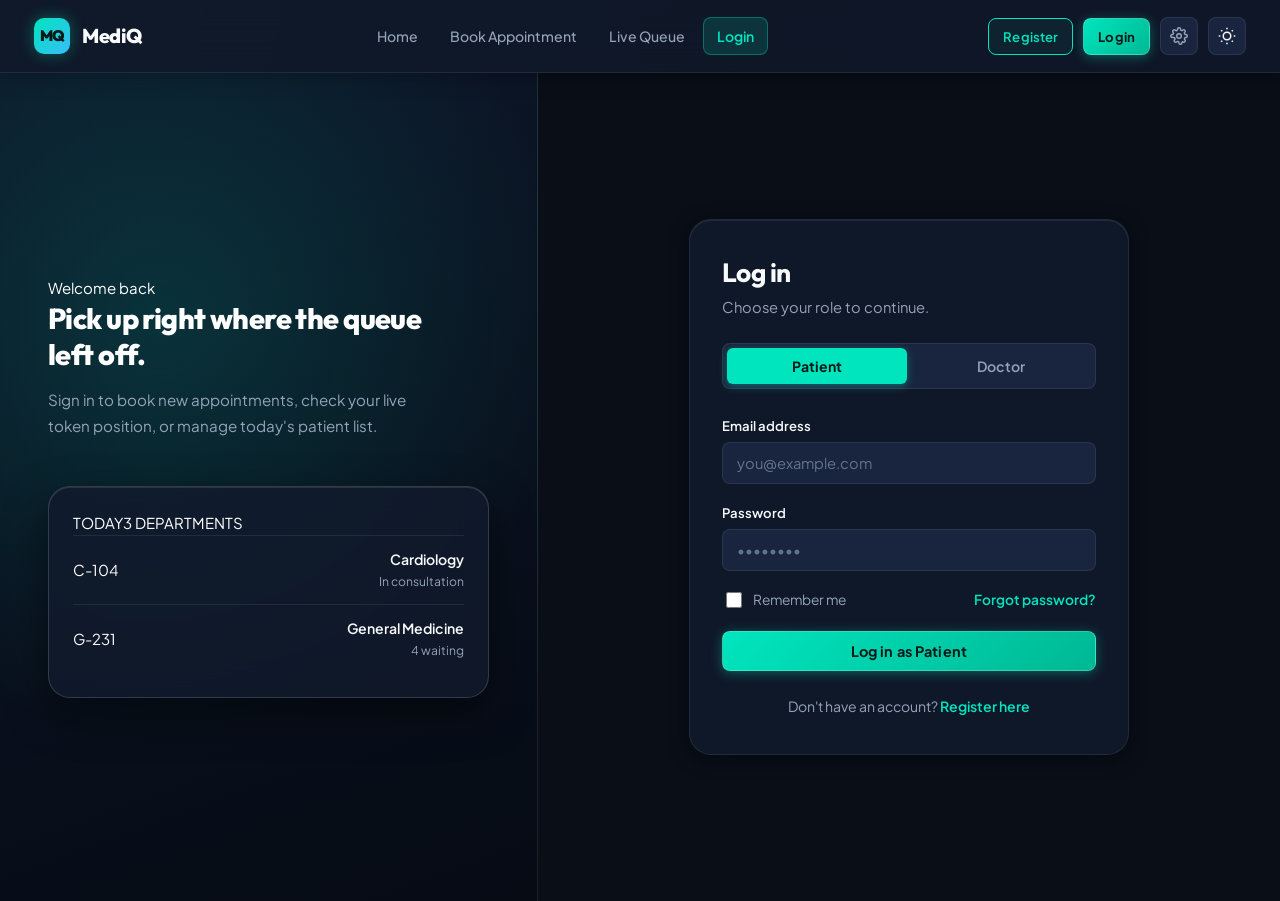
<file: login.html>
<!DOCTYPE html>
<html lang="en">
<head>
<meta charset="UTF-8">
<meta name="viewport" content="width=device-width, initial-scale=1.0">
<title>Log in — MediQ</title>
<link rel="preconnect" href="https://fonts.googleapis.com">
<link rel="preconnect" href="https://fonts.gstatic.com" crossorigin>
<link href="https://fonts.googleapis.com/css2?family=JetBrains+Mono:wght@400;500;600;700;800&family=Outfit:wght@400;500;600;700;800;900&family=Plus+Jakarta+Sans:wght@300;400;500;600;700;800&display=swap" rel="stylesheet">
<link rel="stylesheet" href="styles.css">
</head>
<body>

<header class="navbar">
  <div class="container nav-inner">
    <a href="index.html" class="logo">
      <span class="logo-mark">MQ</span>
      MediQ
    </a>
    <button class="nav-toggle" aria-label="Toggle navigation">
      <svg viewBox="0 0 24 24" fill="none" stroke="currentColor" stroke-width="2"><line x1="3" y1="6" x2="21" y2="6"/><line x1="3" y1="12" x2="21" y2="12"/><line x1="3" y1="18" x2="21" y2="18"/></svg>
    </button>
    <ul class="nav-links">
      <li><a href="index.html">Home</a></li>
      <li><a href="book-appointment.html">Book Appointment</a></li>
      <li><a href="my-token.html">Live Queue</a></li>
      <li><a href="register.html">Register</a></li>
    </ul>
    <div class="nav-cta">
      <a href="register.html" class="btn btn-outline btn-sm">Register</a>
      <a href="login.html" class="btn btn-primary btn-sm">Login</a>
      <a href="settings.html" class="nav-icon-btn" aria-label="Settings" title="Settings">
        <svg viewBox="0 0 24 24" fill="none" stroke="currentColor" stroke-width="2"><circle cx="12" cy="12" r="3"/><path d="M19.4 15a1.65 1.65 0 00.33 1.82l.06.06a2 2 0 11-2.83 2.83l-.06-.06a1.65 1.65 0 00-1.82-.33 1.65 1.65 0 00-1 1.51V21a2 2 0 11-4 0v-.09a1.65 1.65 0 00-1-1.51 1.65 1.65 0 00-1.82.33l-.06.06a2 2 0 11-2.83-2.83l.06-.06a1.65 1.65 0 00.33-1.82 1.65 1.65 0 00-1.51-1H3a2 2 0 110-4h.09a1.65 1.65 0 001.51-1 1.65 1.65 0 00-.33-1.82l-.06-.06a2 2 0 112.83-2.83l.06.06a1.65 1.65 0 001.82.33H9a1.65 1.65 0 001-1.51V3a2 2 0 114 0v.09a1.65 1.65 0 001 1.51 1.65 1.65 0 001.82-.33l.06-.06a2 2 0 112.83 2.83l-.06.06a1.65 1.65 0 00-.33 1.82V9a1.65 1.65 0 001.51 1H21a2 2 0 110 4h-.09a1.65 1.65 0 00-1.51 1z"/></svg>
      </a>
      <button type="button" class="theme-toggle-btn" id="theme-toggle" aria-label="Toggle theme" title="Toggle Dark/Light Mode">
        <svg class="sun-icon" viewBox="0 0 24 24" fill="none" stroke="currentColor" stroke-width="2"><circle cx="12" cy="12" r="5"/><line x1="12" y1="1" x2="12" y2="3"/><line x1="12" y1="21" x2="12" y2="23"/><line x1="4.22" y1="4.22" x2="5.64" y2="5.64"/><line x1="18.36" y1="18.36" x2="19.78" y2="19.78"/><line x1="1" y1="12" x2="3" y2="12"/><line x1="21" y1="12" x2="23" y2="12"/><line x1="4.22" y1="19.78" x2="5.64" y2="18.36"/><line x1="18.36" y1="5.64" x2="19.78" y2="4.22"/></svg>
        <svg class="moon-icon" viewBox="0 0 24 24" fill="none" stroke="currentColor" stroke-width="2" style="display:none;"><path d="M21 12.79A9 9 0 1 1 11.21 3 7 7 0 0 0 21 12.79z"/></svg>
      </button>
    </div>
  </div>
</header>

<div class="auth-shell">

  <div class="auth-visual">
    <div>
      <div class="eyebrow-plain">Welcome back</div>
      <h2>Pick up right where the queue left off.</h2>
      <p>Sign in to book new appointments, check your live token position, or manage today's patient list.</p>
    </div>
    <div class="board">
      <div class="board-title"><span>TODAY</span><span>3 DEPARTMENTS</span></div>
      <div class="board-row">
        <span class="token-code">C-104</span>
        <span class="token-meta"><div class="token-dept">Cardiology</div><div class="token-status">In consultation</div></span>
      </div>
      <div class="board-row">
        <span class="token-code">G-231</span>
        <span class="token-meta"><div class="token-dept">General Medicine</div><div class="token-status waiting">4 waiting</div></span>
      </div>
    </div>
  </div>

  <div class="auth-form-side">
    <div class="auth-card">
      <h1>Log in</h1>
      <p>Choose your role to continue.</p>

      <div class="role-tabs">
        <button type="button" class="role-tab active" data-role="patient">Patient</button>
        <button type="button" class="role-tab" data-role="doctor">Doctor</button>
      </div>

      <!-- Patient login -->
      <form data-role-panel="patient" data-simulate data-redirect="dashboard.html" style="display:block;">
        <div class="alert alert-success">Logged in successfully. Taking you to your dashboard…</div>
        <div class="alert alert-error">Please fill in both fields correctly.</div>

        <div class="field">
          <label for="patient-email">Email address</label>
          <input type="email" id="patient-email" name="email" placeholder="you@example.com" required>
        </div>
        <div class="field">
          <label for="patient-password">Password</label>
          <input type="password" id="patient-password" name="password" placeholder="••••••••" required>
          <div class="field-error">This field is required.</div>
        </div>

        <div class="row-between">
          <label class="checkbox-row"><input type="checkbox"> Remember me</label>
          <a href="forgot-password.html" class="link-teal">Forgot password?</a>
        </div>

        <button type="submit" class="btn btn-primary btn-block">Log in as Patient</button>
      </form>

      <!-- Doctor login -->
      <form data-role-panel="doctor" data-simulate data-redirect="doctor-dashboard.html" style="display:none;">
        <div class="alert alert-success">Logged in successfully. Taking you to Doctor Station…</div>
        <div class="alert alert-error">Please fill in both fields correctly.</div>

        <div class="field">
          <label for="doctor-id">Doctor ID or email</label>
          <input type="text" id="doctor-id" name="email" placeholder="DR-004, doctor email, or doctor name" required>
          <div class="field-hint" style="font-size:0.75rem; color:var(--teal);">Demo Login: DR-004 / doctor123 (Dr. Rohan Verma)</div>
        </div>
        <div class="field">
          <label for="doctor-password">Password</label>
          <input type="password" id="doctor-password" name="password" placeholder="••••••••" required>
          <div class="field-error">This field is required.</div>
        </div>

        <div class="row-between">
          <label class="checkbox-row"><input type="checkbox"> Remember me</label>
          <a href="forgot-password.html" class="link-teal">Forgot password?</a>
        </div>

        <button type="submit" class="btn btn-primary btn-block">Log in to Doctor Station</button>
      </form>

      <div class="auth-switch">Don't have an account? <a href="register.html" class="link-teal">Register here</a></div>
    </div>
  </div>
</div>

<script src="script.js"></script>
</body>
</html>
</file>
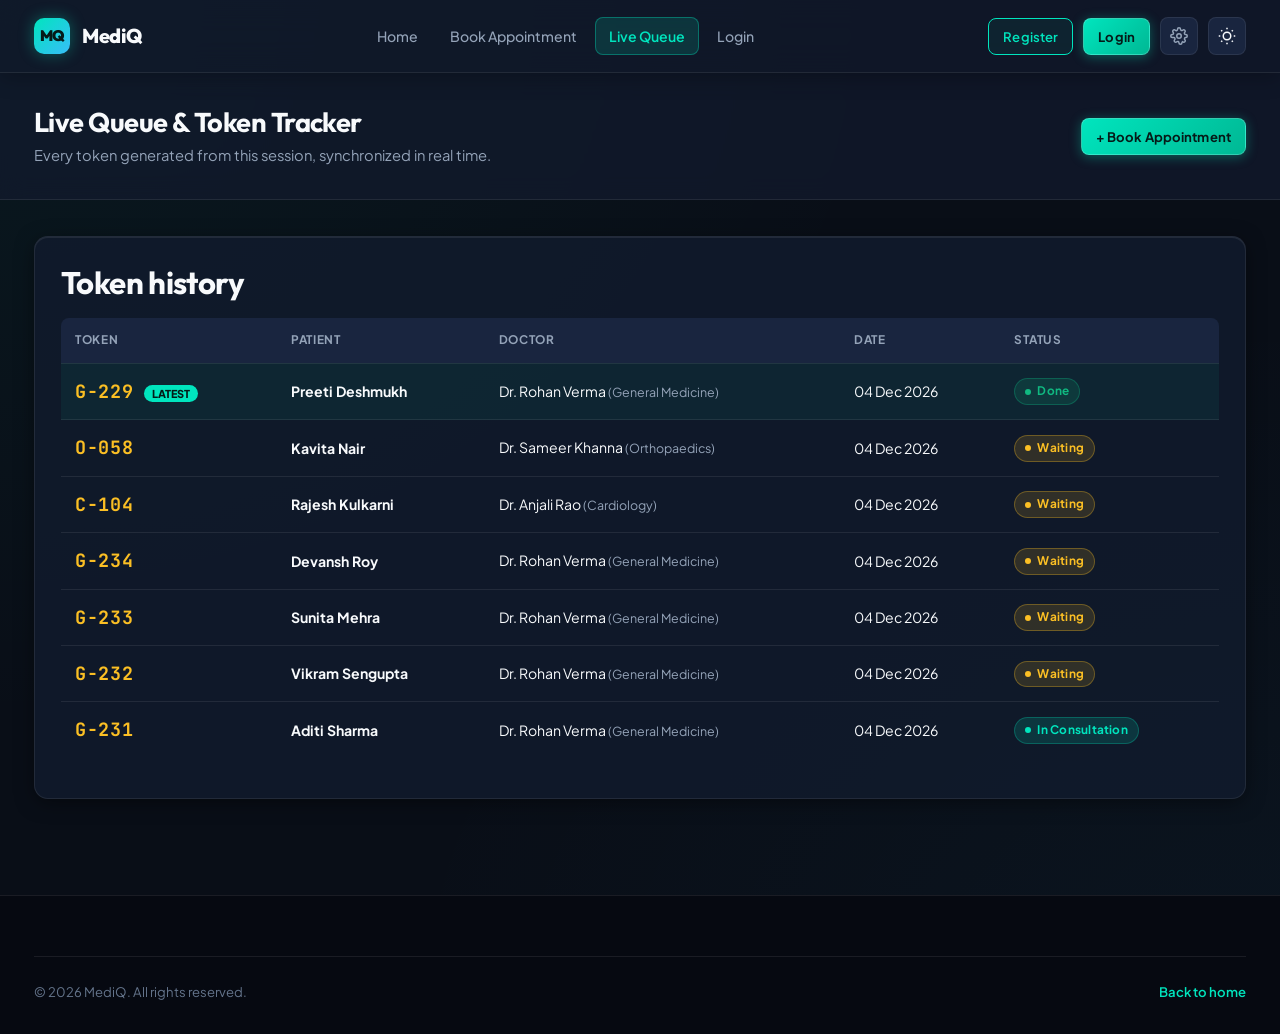
<file: my-token.html>
<!DOCTYPE html>
<html lang="en">
<head>
<meta charset="UTF-8">
<meta name="viewport" content="width=device-width, initial-scale=1.0">
<title>My Token — MediQ</title>
<link rel="preconnect" href="https://fonts.googleapis.com">
<link rel="preconnect" href="https://fonts.gstatic.com" crossorigin>
<link href="https://fonts.googleapis.com/css2?family=JetBrains+Mono:wght@400;500;600;700;800&family=Outfit:wght@400;500;600;700;800;900&family=Plus+Jakarta+Sans:wght@300;400;500;600;700;800&display=swap" rel="stylesheet">
<link rel="stylesheet" href="styles.css">
</head>
<body>

<header class="navbar">
  <div class="container nav-inner">
    <a href="index.html" class="logo">
      <span class="logo-mark">MQ</span>
      MediQ
    </a>
    <button class="nav-toggle" aria-label="Toggle navigation">
      <svg viewBox="0 0 24 24" fill="none" stroke="currentColor" stroke-width="2"><line x1="3" y1="6" x2="21" y2="6"/><line x1="3" y1="12" x2="21" y2="12"/><line x1="3" y1="18" x2="21" y2="18"/></svg>
    </button>
    <ul class="nav-links">
      <li><a href="index.html">Home</a></li>
      <li><a href="book-appointment.html">Book Appointment</a></li>
      <li><a href="my-token.html" class="active">Live Queue</a></li>
      <li><a href="login.html">Login</a></li>
    </ul>
    <div class="nav-cta">
      <a href="login.html" class="btn btn-primary btn-sm">Login</a>
      <a href="settings.html" class="nav-icon-btn" aria-label="Settings" title="Settings">
        <svg viewBox="0 0 24 24" fill="none" stroke="currentColor" stroke-width="2"><circle cx="12" cy="12" r="3"/><path d="M19.4 15a1.65 1.65 0 00.33 1.82l.06.06a2 2 0 11-2.83 2.83l-.06-.06a1.65 1.65 0 00-1.82-.33 1.65 1.65 0 00-1 1.51V21a2 2 0 11-4 0v-.09a1.65 1.65 0 00-1-1.51 1.65 1.65 0 00-1.82.33l-.06.06a2 2 0 11-2.83-2.83l.06-.06a1.65 1.65 0 00.33-1.82 1.65 1.65 0 00-1.51-1H3a2 2 0 110-4h.09a1.65 1.65 0 001.51-1 1.65 1.65 0 00-.33-1.82l-.06-.06a2 2 0 112.83-2.83l.06.06a1.65 1.65 0 001.82.33H9a1.65 1.65 0 001-1.51V3a2 2 0 114 0v.09a1.65 1.65 0 001 1.51 1.65 1.65 0 001.82-.33l.06-.06a2 2 0 112.83 2.83l-.06.06a1.65 1.65 0 00-.33 1.82V9a1.65 1.65 0 001.51 1H21a2 2 0 110 4h-.09a1.65 1.65 0 00-1.51 1z"/></svg>
      </a>
      <button type="button" class="theme-toggle-btn" id="theme-toggle" aria-label="Toggle theme" title="Toggle Dark/Light Mode">
        <svg class="sun-icon" viewBox="0 0 24 24" fill="none" stroke="currentColor" stroke-width="2"><circle cx="12" cy="12" r="5"/><line x1="12" y1="1" x2="12" y2="3"/><line x1="12" y1="21" x2="12" y2="23"/><line x1="4.22" y1="4.22" x2="5.64" y2="5.64"/><line x1="18.36" y1="18.36" x2="19.78" y2="19.78"/><line x1="1" y1="12" x2="3" y2="12"/><line x1="21" y1="12" x2="23" y2="12"/><line x1="4.22" y1="19.78" x2="5.64" y2="18.36"/><line x1="18.36" y1="5.64" x2="19.78" y2="4.22"/></svg>
        <svg class="moon-icon" viewBox="0 0 24 24" fill="none" stroke="currentColor" stroke-width="2" style="display:none;"><path d="M21 12.79A9 9 0 1 1 11.21 3 7 7 0 0 0 21 12.79z"/></svg>
      </button>
    </div>
  </div>
</header>

<div class="app-header">
  <div class="container">
    <div style="display:flex; justify-content:space-between; align-items:center; flex-wrap:wrap; gap:16px;">
      <div>
        <h1>Live Queue & Token Tracker</h1>
        <p>Every token generated from this session, synchronized in real time.</p>
      </div>
      <div>
        <a href="book-appointment.html" class="btn btn-primary btn-sm">+ Book Appointment</a>
      </div>
    </div>
  </div>
</div>

<div class="app-body">
  <div class="container">
    <div class="panel-card">
      <h2>Token history</h2>

      <div id="my-token-empty" class="empty-state" style="display:none;">
        <p style="margin: 0 auto 16px;">You haven't booked an appointment yet in this session.</p>
        <a href="book-appointment.html" class="btn btn-primary">Book an appointment</a>
      </div>

      <div class="table-responsive">
        <table class="table" id="my-token-table">
          <thead>
            <tr>
              <th>Token</th>
              <th>Patient</th>
              <th>Doctor</th>
              <th>Date</th>
              <th>Status</th>
            </tr>
          </thead>
          <tbody id="my-token-list">
            <!-- filled by script.js from cookie-stored demo data -->
          </tbody>
        </table>
      </div>
    </div>
  </div>
</div>

<footer>
  <div class="container">
    <div class="footer-bottom">
      <span>© 2026 MediQ. All rights reserved.</span>
      <span><a href="index.html" class="link-teal">Back to home</a></span>
    </div>
  </div>
</footer>

<script src="script.js"></script>
</body>
</html>
</file>
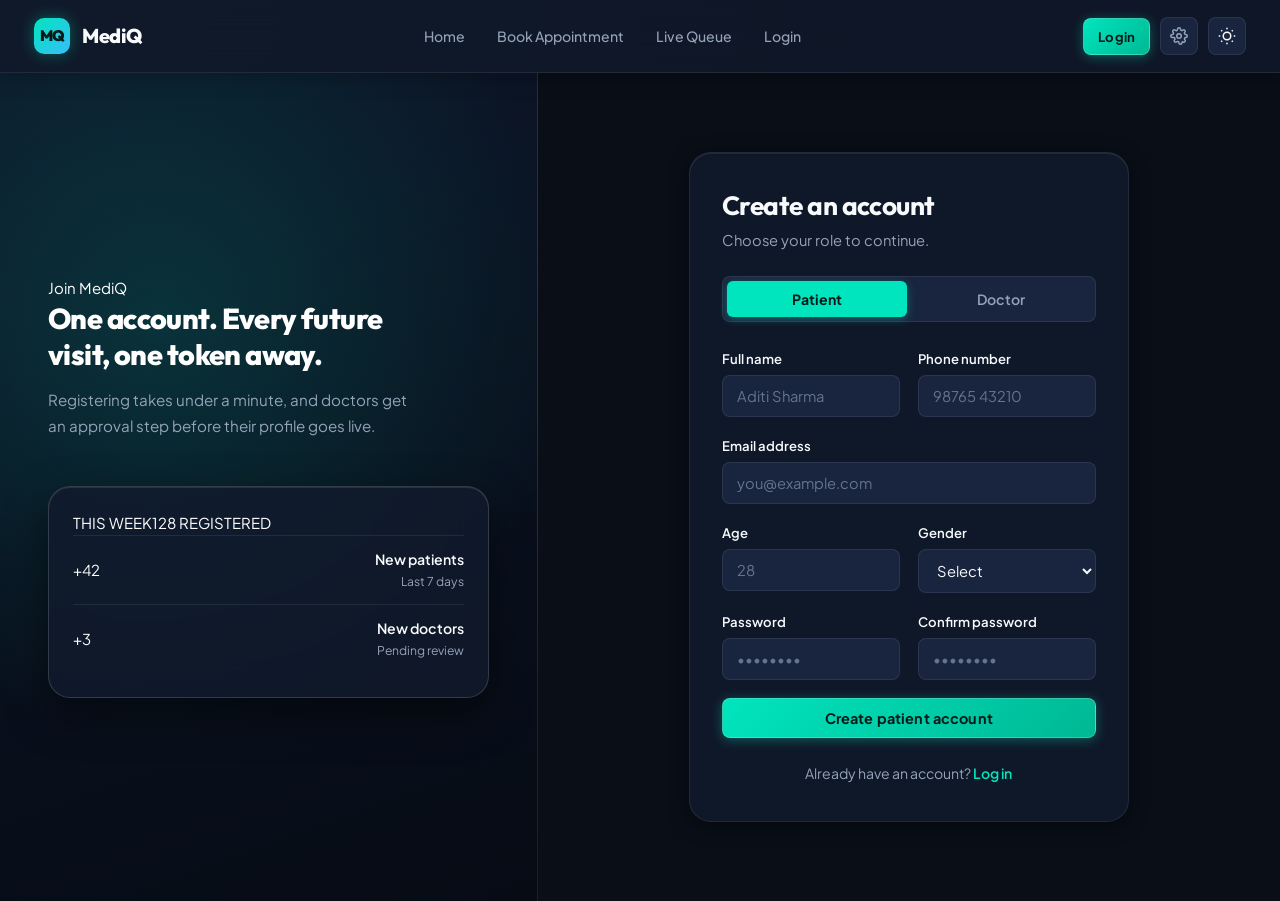
<file: register.html>
<!DOCTYPE html>
<html lang="en">
<head>
<meta charset="UTF-8">
<meta name="viewport" content="width=device-width, initial-scale=1.0">
<title>Register — MediQ</title>
<link rel="preconnect" href="https://fonts.googleapis.com">
<link rel="preconnect" href="https://fonts.gstatic.com" crossorigin>
<link href="https://fonts.googleapis.com/css2?family=JetBrains+Mono:wght@400;500;600;700;800&family=Outfit:wght@400;500;600;700;800;900&family=Plus+Jakarta+Sans:wght@300;400;500;600;700;800&display=swap" rel="stylesheet">
<link rel="stylesheet" href="styles.css">
</head>
<body>

<header class="navbar">
  <div class="container nav-inner">
    <a href="index.html" class="logo">
      <span class="logo-mark">MQ</span>
      MediQ
    </a>
    <button class="nav-toggle" aria-label="Toggle navigation">
      <svg viewBox="0 0 24 24" fill="none" stroke="currentColor" stroke-width="2"><line x1="3" y1="6" x2="21" y2="6"/><line x1="3" y1="12" x2="21" y2="12"/><line x1="3" y1="18" x2="21" y2="18"/></svg>
    </button>
    <ul class="nav-links">
      <li><a href="index.html">Home</a></li>
      <li><a href="book-appointment.html">Book Appointment</a></li>
      <li><a href="my-token.html">Live Queue</a></li>
      <li><a href="login.html">Login</a></li>
    </ul>
    <div class="nav-cta">
      <a href="login.html" class="btn btn-primary btn-sm">Login</a>
      <a href="settings.html" class="nav-icon-btn" aria-label="Settings" title="Settings">
        <svg viewBox="0 0 24 24" fill="none" stroke="currentColor" stroke-width="2"><circle cx="12" cy="12" r="3"/><path d="M19.4 15a1.65 1.65 0 00.33 1.82l.06.06a2 2 0 11-2.83 2.83l-.06-.06a1.65 1.65 0 00-1.82-.33 1.65 1.65 0 00-1 1.51V21a2 2 0 11-4 0v-.09a1.65 1.65 0 00-1-1.51 1.65 1.65 0 00-1.82.33l-.06.06a2 2 0 11-2.83-2.83l.06-.06a1.65 1.65 0 00.33-1.82 1.65 1.65 0 00-1.51-1H3a2 2 0 110-4h.09a1.65 1.65 0 001.51-1 1.65 1.65 0 00-.33-1.82l-.06-.06a2 2 0 112.83-2.83l.06.06a1.65 1.65 0 001.82.33H9a1.65 1.65 0 001-1.51V3a2 2 0 114 0v.09a1.65 1.65 0 001 1.51 1.65 1.65 0 001.82-.33l.06-.06a2 2 0 112.83 2.83l-.06.06a1.65 1.65 0 00-.33 1.82V9a1.65 1.65 0 001.51 1H21a2 2 0 110 4h-.09a1.65 1.65 0 00-1.51 1z"/></svg>
      </a>
      <button type="button" class="theme-toggle-btn" id="theme-toggle" aria-label="Toggle theme" title="Toggle Dark/Light Mode">
        <svg class="sun-icon" viewBox="0 0 24 24" fill="none" stroke="currentColor" stroke-width="2"><circle cx="12" cy="12" r="5"/><line x1="12" y1="1" x2="12" y2="3"/><line x1="12" y1="21" x2="12" y2="23"/><line x1="4.22" y1="4.22" x2="5.64" y2="5.64"/><line x1="18.36" y1="18.36" x2="19.78" y2="19.78"/><line x1="1" y1="12" x2="3" y2="12"/><line x1="21" y1="12" x2="23" y2="12"/><line x1="4.22" y1="19.78" x2="5.64" y2="18.36"/><line x1="18.36" y1="5.64" x2="19.78" y2="4.22"/></svg>
        <svg class="moon-icon" viewBox="0 0 24 24" fill="none" stroke="currentColor" stroke-width="2" style="display:none;"><path d="M21 12.79A9 9 0 1 1 11.21 3 7 7 0 0 0 21 12.79z"/></svg>
      </button>
    </div>
  </div>
</header>

<div class="auth-shell">

  <div class="auth-visual">
    <div>
      <div class="eyebrow-plain">Join MediQ</div>
      <h2>One account. Every future visit, one token away.</h2>
      <p>Registering takes under a minute, and doctors get an approval step before their profile goes live.</p>
    </div>
    <div class="board">
      <div class="board-title"><span>THIS WEEK</span><span>128 REGISTERED</span></div>
      <div class="board-row">
        <span class="token-code">+42</span>
        <span class="token-meta"><div class="token-dept">New patients</div><div class="token-status">Last 7 days</div></span>
      </div>
      <div class="board-row">
        <span class="token-code">+3</span>
        <span class="token-meta"><div class="token-dept">New doctors</div><div class="token-status">Pending review</div></span>
      </div>
    </div>
  </div>

  <div class="auth-form-side">
    <div class="auth-card">
      <h1>Create an account</h1>
      <p>Choose your role to continue.</p>

      <div class="role-tabs">
        <button type="button" class="role-tab active" data-role="patient">Patient</button>
        <button type="button" class="role-tab" data-role="doctor">Doctor</button>
      </div>

      <!-- Patient registration -->
      <form data-role-panel="patient" data-simulate data-redirect="login.html" style="display:block;">
        <div class="alert alert-success">Account created. Redirecting you to log in…</div>
        <div class="alert alert-error">Please check the highlighted fields.</div>

        <div class="form-grid">
          <div class="field">
            <label for="p-fname">Full name</label>
            <input type="text" id="p-fname" name="full_name" placeholder="Aditi Sharma" required>
          </div>
          <div class="field">
            <label for="p-phone">Phone number</label>
            <input type="tel" id="p-phone" name="phone" placeholder="98765 43210" required>
          </div>
        </div>

        <div class="field">
          <label for="p-email">Email address</label>
          <input type="email" id="p-email" name="email" placeholder="you@example.com" required>
        </div>

        <div class="form-grid">
          <div class="field">
            <label for="p-age">Age</label>
            <input type="number" id="p-age" name="age" min="0" placeholder="28" required>
          </div>
          <div class="field">
            <label for="p-gender">Gender</label>
            <select id="p-gender" name="gender" required>
              <option value="">Select</option>
              <option>Female</option>
              <option>Male</option>
              <option>Other</option>
            </select>
          </div>
        </div>

        <div class="form-grid">
          <div class="field">
            <label for="p-password">Password</label>
            <input type="password" id="p-password" name="password" placeholder="••••••••" required>
          </div>
          <div class="field">
            <label for="p-cpassword">Confirm password</label>
            <input type="password" id="p-cpassword" name="confirm_password" placeholder="••••••••" required>
            <div class="field-error">Passwords don't match.</div>
          </div>
        </div>

        <button type="submit" class="btn btn-primary btn-block">Create patient account</button>
      </form>

      <!-- Doctor registration -->
      <form data-role-panel="doctor" data-simulate data-redirect="login.html" style="display:none;">
        <div class="alert alert-success">Application submitted. We'll email you once it's approved.</div>
        <div class="alert alert-error">Please check the highlighted fields.</div>

        <div class="form-grid">
          <div class="field">
            <label for="d-fname">Full name</label>
            <input type="text" id="d-fname" name="full_name" placeholder="Dr. Rohan Verma" required>
          </div>
          <div class="field">
            <label for="d-phone">Phone number</label>
            <input type="tel" id="d-phone" name="phone" placeholder="98765 43210" required>
          </div>
        </div>

        <div class="field">
          <label for="d-email">Hospital email</label>
          <input type="email" id="d-email" name="email" placeholder="you@hospital.com" required>
        </div>

        <div class="form-grid">
          <div class="field">
            <label for="d-dept">Department</label>
            <select id="d-dept" name="department" required>
              <option value="">Select</option>
              <option>Cardiology</option>
              <option>Orthopaedics</option>
              <option>Pediatrics</option>
              <option>General Medicine</option>
              <option>Dermatology</option>
              <option>Neurology</option>
            </select>
          </div>
          <div class="field">
            <label for="d-license">Medical license no.</label>
            <input type="text" id="d-license" name="license" placeholder="MCI-098234" required>
          </div>
        </div>

        <div class="form-grid">
          <div class="field">
            <label for="d-password">Password</label>
            <input type="password" id="d-password" name="password" placeholder="••••••••" required>
          </div>
          <div class="field">
            <label for="d-cpassword">Confirm password</label>
            <input type="password" id="d-cpassword" name="confirm_password" placeholder="••••••••" required>
            <div class="field-error">Passwords don't match.</div>
          </div>
        </div>

        <button type="submit" class="btn btn-teal btn-block">Submit doctor application</button>
      </form>

      <div class="auth-switch">Already have an account? <a href="login.html" class="link-teal">Log in</a></div>
    </div>
  </div>
</div>

<script src="script.js"></script>
</body>
</html>
</file>
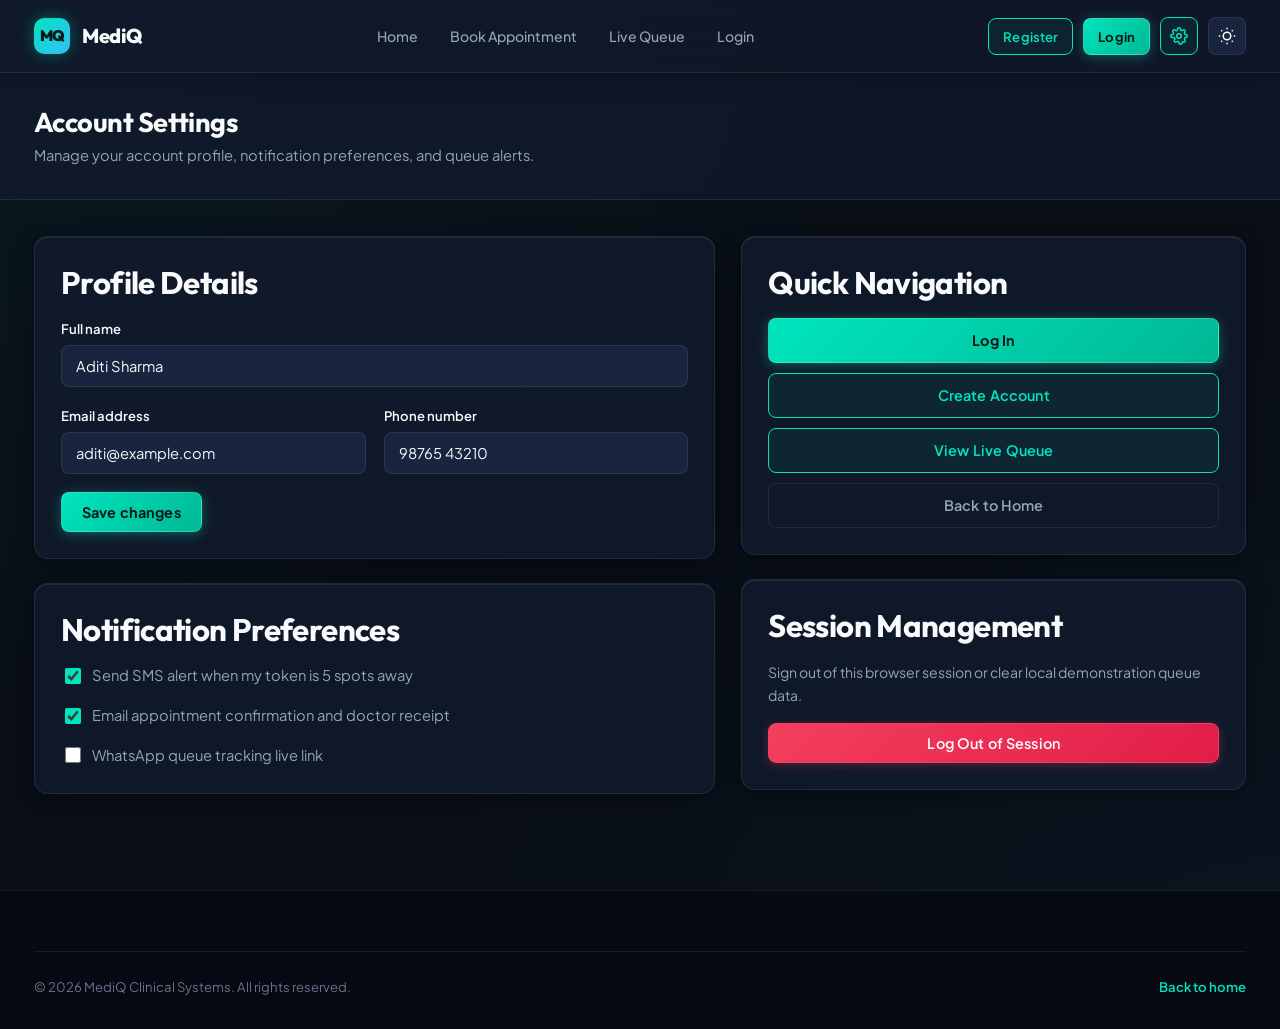
<file: settings.html>
<!DOCTYPE html>
<html lang="en">
<head>
<meta charset="UTF-8">
<meta name="viewport" content="width=device-width, initial-scale=1.0">
<title>Settings — MediQ</title>
<link rel="preconnect" href="https://fonts.googleapis.com">
<link rel="preconnect" href="https://fonts.gstatic.com" crossorigin>
<link href="https://fonts.googleapis.com/css2?family=JetBrains+Mono:wght@400;500;600;700;800&family=Outfit:wght@400;500;600;700;800;900&family=Plus+Jakarta+Sans:wght@300;400;500;600;700;800&display=swap" rel="stylesheet">
<link rel="stylesheet" href="styles.css">
</head>
<body>

<header class="navbar">
  <div class="container nav-inner">
    <a href="index.html" class="logo">
      <span class="logo-mark">MQ</span>
      MediQ
    </a>
    <button class="nav-toggle" aria-label="Toggle navigation">
      <svg viewBox="0 0 24 24" fill="none" stroke="currentColor" stroke-width="2"><line x1="3" y1="6" x2="21" y2="6"/><line x1="3" y1="12" x2="21" y2="12"/><line x1="3" y1="18" x2="21" y2="18"/></svg>
    </button>
    <ul class="nav-links">
      <li><a href="index.html">Home</a></li>
      <li><a href="my-token.html">Live Queue</a></li>
      <li><a href="login.html">Login</a></li>
    </ul>
    <div class="nav-cta">
      <a href="login.html" class="btn btn-primary btn-sm">Login</a>
      <a href="settings.html" class="nav-icon-btn active" aria-label="Settings" title="Settings">
        <svg viewBox="0 0 24 24" fill="none" stroke="currentColor" stroke-width="2"><circle cx="12" cy="12" r="3"/><path d="M19.4 15a1.65 1.65 0 00.33 1.82l.06.06a2 2 0 11-2.83 2.83l-.06-.06a1.65 1.65 0 00-1.82-.33 1.65 1.65 0 00-1 1.51V21a2 2 0 11-4 0v-.09a1.65 1.65 0 00-1-1.51 1.65 1.65 0 00-1.82.33l-.06.06a2 2 0 11-2.83-2.83l.06-.06a1.65 1.65 0 00.33-1.82 1.65 1.65 0 00-1.51-1H3a2 2 0 110-4h.09a1.65 1.65 0 001.51-1 1.65 1.65 0 00-.33-1.82l-.06-.06a2 2 0 112.83-2.83l.06.06a1.65 1.65 0 001.82.33H9a1.65 1.65 0 001-1.51V3a2 2 0 114 0v.09a1.65 1.65 0 001 1.51 1.65 1.65 0 001.82-.33l.06-.06a2 2 0 112.83 2.83l-.06.06a1.65 1.65 0 00-.33 1.82V9a1.65 1.65 0 001.51 1H21a2 2 0 110 4h-.09a1.65 1.65 0 00-1.51 1z"/></svg>
      </a>
      <button type="button" class="theme-toggle-btn" id="theme-toggle" aria-label="Toggle theme" title="Toggle Dark/Light Mode">
        <svg class="sun-icon" viewBox="0 0 24 24" fill="none" stroke="currentColor" stroke-width="2"><circle cx="12" cy="12" r="5"/><line x1="12" y1="1" x2="12" y2="3"/><line x1="12" y1="21" x2="12" y2="23"/><line x1="4.22" y1="4.22" x2="5.64" y2="5.64"/><line x1="18.36" y1="18.36" x2="19.78" y2="19.78"/><line x1="1" y1="12" x2="3" y2="12"/><line x1="21" y1="12" x2="23" y2="12"/><line x1="4.22" y1="19.78" x2="5.64" y2="18.36"/><line x1="18.36" y1="5.64" x2="19.78" y2="4.22"/></svg>
        <svg class="moon-icon" viewBox="0 0 24 24" fill="none" stroke="currentColor" stroke-width="2" style="display:none;"><path d="M21 12.79A9 9 0 1 1 11.21 3 7 7 0 0 0 21 12.79z"/></svg>
      </button>
    </div>
  </div>
</header>

<div class="app-header">
  <div class="container">
    <h1>Account Settings</h1>
    <p>Manage your account profile, notification preferences, and queue alerts.</p>
  </div>
</div>

<div class="app-body">
  <div class="container two-col">
    <div>
      <div class="panel-card">
        <h2>Profile Details</h2>
        <form id="settings-form">
          <div class="field">
            <label for="settings-name">Full name</label>
            <input type="text" id="settings-name" value="Aditi Sharma" required>
          </div>
          <div class="form-grid">
            <div class="field">
              <label for="settings-email">Email address</label>
              <input type="email" id="settings-email" value="aditi@example.com" required>
            </div>
            <div class="field">
              <label for="settings-phone">Phone number</label>
              <input type="tel" id="settings-phone" value="98765 43210" required>
            </div>
          </div>
          <button type="submit" class="btn btn-primary">Save changes</button>
        </form>
      </div>

      <div class="panel-card">
        <h2>Notification Preferences</h2>
        <div style="display:flex; flex-direction:column; gap:16px;">
          <label class="checkbox-row" style="font-size:0.92rem;">
            <input type="checkbox" checked> Send SMS alert when my token is 5 spots away
          </label>
          <label class="checkbox-row" style="font-size:0.92rem;">
            <input type="checkbox" checked> Email appointment confirmation and doctor receipt
          </label>
          <label class="checkbox-row" style="font-size:0.92rem;">
            <input type="checkbox"> WhatsApp queue tracking live link
          </label>
        </div>
      </div>
    </div>

    <div>
      <div class="panel-card">
        <h2>Quick Navigation</h2>
        <div style="display:flex; flex-direction:column; gap:10px;">
          <a href="dashboard.html" class="btn btn-outline btn-block">Patient Dashboard</a>
          <a href="doctor-dashboard.html" class="btn btn-outline btn-block">Doctor Station (Workstation)</a>
          <a href="book-appointment.html" class="btn btn-outline btn-block">Book New Appointment</a>
          <a href="my-token.html" class="btn btn-outline btn-block">View Live Token Tracker</a>
          <a href="index.html" class="btn btn-ghost btn-block">Back to Home</a>
        </div>
      </div>

      <div class="panel-card">
        <h2>Session Management</h2>
        <p style="font-size:0.88rem; margin-bottom:16px;">Sign out of this browser session or clear local demonstration queue data.</p>
        <button type="button" id="btn-clear-session" class="btn btn-danger btn-block">Log Out of Session</button>
      </div>
    </div>
  </div>
</div>

<footer>
  <div class="container">
    <div class="footer-bottom">
      <span>© 2026 MediQ Clinical Systems. All rights reserved.</span>
      <span><a href="index.html" class="link-teal">Back to home</a></span>
    </div>
  </div>
</footer>

<script src="script.js"></script>
</body>
</html>
</file>
<file: styles.css>
/* =========================================================
   MediQueue — Advanced Next-Gen Hospital Queue & Clinical OS
   Theme: Cyber-Clinical Dark (Default) & Clean Light Mode
   Fonts: Outfit (Display) + Plus Jakarta Sans (UI) + JetBrains Mono (Tokens & Metrics)
   ========================================================= */

@import url('https://fonts.googleapis.com/css2?family=JetBrains+Mono:wght@400;500;600;700;800&family=Outfit:wght@400;500;600;700;800;900&family=Plus+Jakarta+Sans:wght@300;400;500;600;700;800&display=swap');

:root {
  /* Cyber-Clinical Dark Palette (Default) */
  --teal:        #00E5BE;
  --teal-dark:   #00B894;
  --teal-mid:    #06D6A0;
  --teal-light:  rgba(0, 229, 190, 0.14);
  --teal-soft:   rgba(0, 229, 190, 0.06);
  --teal-glow:   rgba(0, 229, 190, 0.35);

  --cyan:        #38BDF8;
  --cyan-dark:   #0284C7;
  --cyan-light:  rgba(56, 189, 248, 0.14);
  --cyan-glow:   rgba(56, 189, 248, 0.35);

  --indigo:      #818CF8;
  --indigo-dark: #6366F1;
  --indigo-light:rgba(129, 140, 248, 0.14);

  --sage:        #34D399;
  --sage-light:  rgba(52, 211, 153, 0.12);

  --amber:       #FBBF24;
  --amber-dark:  #F59E0B;
  --amber-light: rgba(251, 191, 36, 0.14);
  --amber-glow:  rgba(251, 191, 36, 0.35);

  --danger:      #F43F5E;
  --danger-light:rgba(244, 63, 94, 0.14);
  --danger-dark: #E11D48;

  --success:     #10B981;
  --success-light:rgba(16, 185, 129, 0.14);
  --success-dark:#059669;

  /* Surfaces & Ink */
  --paper:       #090E17;
  --paper-subtle:#0D1527;
  --panel:       rgba(18, 27, 46, 0.82);
  --panel-solid: #121B2E;
  --panel-elevated:#19253F;
  --panel-glass: rgba(18, 27, 46, 0.72);
  
  --ink:         #F8FAFC;
  --ink-70:      rgba(248, 250, 252, 0.75);
  --slate:       #94A3B8;
  --slate-light: #64748B;
  
  --line:        rgba(255, 255, 255, 0.08);
  --line-dark:   rgba(255, 255, 255, 0.15);
  --border-glow: rgba(0, 229, 190, 0.25);

  /* Typography */
  --font:        'Plus Jakarta Sans', -apple-system, BlinkMacSystemFont, 'Segoe UI', sans-serif;
  --font-display:'Outfit', 'Plus Jakarta Sans', sans-serif;
  --font-mono:   'JetBrains Mono', 'IBM Plex Mono', monospace;

  /* Radii */
  --r-s: 8px;
  --r-m: 14px;
  --r-l: 22px;
  --r-full: 9999px;

  /* Shadows & Glows */
  --shadow-sm:   0 2px 8px rgba(0, 0, 0, 0.3);
  --shadow-md:   0 8px 24px -4px rgba(0, 0, 0, 0.45);
  --shadow-lg:   0 16px 40px -8px rgba(0, 0, 0, 0.6);
  --shadow-card: 0 4px 20px -2px rgba(0, 0, 0, 0.5), inset 0 1px 0 rgba(255, 255, 255, 0.08);
  --shadow-glow: 0 0 25px rgba(0, 229, 190, 0.25);
  --shadow-glow-cyan: 0 0 25px rgba(56, 189, 248, 0.25);
}

/* Light Theme Override */
[data-theme="light"] {
  --teal:        #0D9488;
  --teal-dark:   #0F766E;
  --teal-mid:    #14B8A6;
  --teal-light:  #CCFBF1;
  --teal-soft:   #F0FDFA;
  --teal-glow:   rgba(13, 148, 136, 0.2);

  --cyan:        #0284C7;
  --cyan-dark:   #0369A1;
  --cyan-light:  #E0F2FE;

  --indigo:      #6366F1;
  --indigo-dark: #4F46E5;
  --indigo-light:#EEF2FF;

  --sage:        #059669;
  --sage-light:  #D1FAE5;

  --amber:       #D97706;
  --amber-dark:  #B45309;
  --amber-light: #FEF3C7;

  --danger:      #E11D48;
  --danger-light:#FFE4E6;
  --danger-dark: #BE123C;

  --success:     #059669;
  --success-light:#D1FAE5;
  --success-dark:#047857;

  --paper:       #F8FAFC;
  --paper-subtle:#F1F5F9;
  --panel:       #FFFFFF;
  --panel-solid: #FFFFFF;
  --panel-elevated:#F8FAFC;
  --panel-glass: rgba(255, 255, 255, 0.88);
  
  --ink:         #0F172A;
  --ink-70:      rgba(15, 23, 42, 0.72);
  --slate:       #475569;
  --slate-light: #94A3B8;
  
  --line:        #E2E8F0;
  --line-dark:   #CBD5E1;
  --border-glow: rgba(13, 148, 136, 0.25);

  --shadow-sm:   0 1px 3px rgba(15, 23, 42, 0.05);
  --shadow-md:   0 4px 14px rgba(15, 23, 42, 0.07);
  --shadow-lg:   0 12px 28px rgba(15, 23, 42, 0.1);
  --shadow-card: 0 2px 8px rgba(15, 23, 42, 0.05), inset 0 1px 0 rgba(255, 255, 255, 0.8);
}

/* ===== Reset & Base ===== */
*, *::before, *::after { box-sizing: border-box; }
html { scroll-behavior: smooth; }
body {
  margin: 0;
  background-color: var(--paper);
  background-image: 
    radial-gradient(at 0% 0%, rgba(0, 229, 190, 0.05) 0px, transparent 50%),
    radial-gradient(at 100% 100%, rgba(56, 189, 248, 0.04) 0px, transparent 50%);
  color: var(--ink);
  font-family: var(--font);
  font-size: 15px;
  line-height: 1.6;
  -webkit-font-smoothing: antialiased;
  min-height: 100vh;
  transition: background-color 0.25s ease, color 0.25s ease;
}

/* Custom Scrollbar */
::-webkit-scrollbar { width: 8px; height: 8px; }
::-webkit-scrollbar-track { background: var(--paper); }
::-webkit-scrollbar-thumb { background: var(--line-dark); border-radius: 4px; }
::-webkit-scrollbar-thumb:hover { background: var(--teal); }

img { max-width: 100%; display: block; }
a { color: inherit; text-decoration: none; }
button { font-family: var(--font); }

h1, h2, h3, h4, h5, h6 {
  font-family: var(--font-display);
  font-weight: 700;
  line-height: 1.25;
  margin: 0 0 0.5em;
  color: var(--ink);
  letter-spacing: -0.02em;
}
h1 { font-size: clamp(1.8rem, 3.8vw, 2.7rem); }
h2 { font-size: clamp(1.4rem, 2.6vw, 1.95rem); }
h3 { font-size: 1.18rem; }
h4 { font-size: 1rem; }

p { margin: 0 0 1em; color: var(--slate); max-width: 64ch; line-height: 1.65; }

.container {
  width: 100%;
  max-width: 1260px;
  margin: 0 auto;
  padding: 0 24px;
}

:focus-visible { outline: 2px solid var(--teal); outline-offset: 3px; }

/* ===== Buttons ===== */
.btn {
  display: inline-flex;
  align-items: center;
  justify-content: center;
  gap: 8px;
  font-family: var(--font);
  font-weight: 600;
  font-size: 0.9rem;
  padding: 10px 20px;
  border-radius: var(--r-s);
  border: 1px solid transparent;
  cursor: pointer;
  transition: all 0.2s cubic-bezier(0.16, 1, 0.3, 1);
  letter-spacing: 0.01em;
  white-space: nowrap;
  position: relative;
  overflow: hidden;
}
.btn:active { transform: scale(0.98); }
.btn svg { width: 16px; height: 16px; flex-shrink: 0; }

.btn-primary {
  background: linear-gradient(135deg, var(--teal) 0%, var(--teal-dark) 100%);
  color: #051A18;
  font-weight: 700;
  border-color: rgba(255, 255, 255, 0.2);
  box-shadow: 0 2px 12px var(--teal-glow);
}
.btn-primary:hover {
  background: linear-gradient(135deg, #24f1cb 0%, var(--teal) 100%);
  box-shadow: 0 4px 18px var(--teal-glow);
  transform: translateY(-1px);
}

.btn-secondary {
  background: linear-gradient(135deg, var(--amber) 0%, var(--amber-dark) 100%);
  color: #1A1103;
  font-weight: 700;
  border-color: rgba(255, 255, 255, 0.2);
  box-shadow: 0 2px 12px var(--amber-glow);
}
.btn-secondary:hover {
  background: linear-gradient(135deg, #fcd34d 0%, var(--amber) 100%);
  box-shadow: 0 4px 18px var(--amber-glow);
  transform: translateY(-1px);
}

.btn-cyan {
  background: linear-gradient(135deg, var(--cyan) 0%, var(--cyan-dark) 100%);
  color: #031726;
  font-weight: 700;
  box-shadow: 0 2px 12px var(--cyan-glow);
}
.btn-cyan:hover {
  background: linear-gradient(135deg, #7dd3fc 0%, var(--cyan) 100%);
  box-shadow: 0 4px 18px var(--cyan-glow);
  transform: translateY(-1px);
}

.btn-outline {
  background: var(--teal-soft);
  color: var(--teal);
  border-color: var(--teal);
}
.btn-outline:hover {
  background: var(--teal-light);
  box-shadow: 0 0 15px var(--teal-light);
  transform: translateY(-1px);
}

.btn-outline-white {
  background: rgba(255, 255, 255, 0.06);
  color: #fff;
  border-color: rgba(255, 255, 255, 0.25);
  backdrop-filter: blur(8px);
}
.btn-outline-white:hover {
  background: rgba(255, 255, 255, 0.15);
  border-color: #fff;
  transform: translateY(-1px);
}

.btn-ghost {
  background: transparent;
  color: var(--slate);
  border-color: var(--line);
}
.btn-ghost:hover {
  background: var(--panel-elevated);
  border-color: var(--line-dark);
  color: var(--ink);
}

.btn-danger {
  background: linear-gradient(135deg, var(--danger) 0%, var(--danger-dark) 100%);
  color: #fff;
  border-color: var(--danger);
  box-shadow: 0 2px 10px rgba(244, 63, 94, 0.3);
}
.btn-danger:hover {
  background: #fb7185;
  box-shadow: 0 4px 16px rgba(244, 63, 94, 0.45);
}

.btn-success {
  background: linear-gradient(135deg, var(--success) 0%, var(--success-dark) 100%);
  color: #fff;
  border-color: var(--success);
  box-shadow: 0 2px 10px rgba(16, 185, 129, 0.3);
}
.btn-success:hover {
  background: #34d399;
  box-shadow: 0 4px 16px rgba(16, 185, 129, 0.45);
}

.btn-block { width: 100%; }
.btn-sm { padding: 7px 14px; font-size: 0.82rem; }
.btn-lg { padding: 13px 26px; font-size: 0.98rem; font-weight: 700; }
.btn-icon { width: 38px; height: 38px; padding: 0; border-radius: var(--r-s); }

/* ===== Navbar ===== */
.navbar {
  position: sticky;
  top: 0;
  z-index: 1000;
  background: var(--panel-glass);
  backdrop-filter: blur(16px);
  -webkit-backdrop-filter: blur(16px);
  border-bottom: 1px solid var(--line);
  box-shadow: 0 4px 20px rgba(0, 0, 0, 0.25);
  transition: transform 0.35s cubic-bezier(0.16, 1, 0.3, 1), background 0.25s, box-shadow 0.25s;
  will-change: transform;
}
.navbar.nav-hidden {
  transform: translateY(-100%);
  box-shadow: none;
}
.nav-inner {
  display: flex;
  align-items: center;
  justify-content: space-between;
  height: 72px;
  gap: 16px;
}
.logo {
  display: flex;
  align-items: center;
  gap: 12px;
  font-family: var(--font-display);
  font-weight: 800;
  font-size: 1.25rem;
  color: var(--ink);
  letter-spacing: -0.02em;
  flex-shrink: 0;
}
.logo-mark {
  width: 36px; height: 36px;
  border-radius: 10px;
  background: linear-gradient(135deg, var(--teal) 0%, var(--cyan) 100%);
  color: #051A18;
  display: flex; align-items: center; justify-content: center;
  font-weight: 900;
  font-size: 0.95rem;
  flex-shrink: 0;
  box-shadow: 0 0 15px var(--teal-glow);
}
.nav-links {
  display: flex;
  align-items: center;
  gap: 4px;
  list-style: none;
  margin: 0; padding: 0;
}
.nav-links a {
  color: var(--slate);
  font-size: 0.88rem;
  font-weight: 500;
  padding: 8px 14px;
  border-radius: var(--r-s);
  transition: all 0.15s ease;
  display: flex;
  align-items: center;
  gap: 6px;
}
.nav-links a:hover {
  color: var(--teal);
  background: var(--teal-soft);
}
.nav-links a.active {
  color: var(--teal);
  background: var(--teal-light);
  font-weight: 600;
  box-shadow: inset 0 0 0 1px var(--teal-glow);
}
.nav-links .nav-pill-badge {
  font-size: 0.68rem;
  font-weight: 700;
  padding: 2px 6px;
  border-radius: var(--r-full);
  background: var(--indigo);
  color: #fff;
  letter-spacing: 0.04em;
  text-transform: uppercase;
}

.nav-cta {
  display: flex;
  align-items: center;
  gap: 10px;
  flex-shrink: 0;
}

/* Theme Toggle Button */
.theme-toggle-btn {
  background: var(--panel-elevated);
  border: 1px solid var(--line);
  color: var(--ink);
  width: 38px; height: 38px;
  border-radius: var(--r-s);
  display: flex; align-items: center; justify-content: center;
  cursor: pointer;
  transition: all 0.2s ease;
}
.theme-toggle-btn:hover {
  border-color: var(--teal);
  color: var(--teal);
  box-shadow: 0 0 12px var(--teal-glow);
}
.theme-toggle-btn svg { width: 18px; height: 18px; }

.nav-icon-btn {
  width: 38px; height: 38px;
  border-radius: var(--r-s);
  border: 1px solid var(--line);
  background: var(--panel-elevated);
  color: var(--slate);
  display: flex; align-items: center; justify-content: center;
  transition: all 0.2s ease;
}
.nav-icon-btn:hover, .nav-icon-btn.active {
  color: var(--teal);
  border-color: var(--teal);
  background: var(--teal-soft);
}
.nav-icon-btn svg { width: 18px; height: 18px; }

.nav-user-badge {
  display: flex; align-items: center; gap: 8px;
  background: var(--panel-elevated);
  border: 1px solid var(--line);
  border-radius: var(--r-full);
  padding: 4px 12px 4px 5px;
  font-size: 0.82rem;
  font-weight: 600;
  color: var(--ink);
}
.nav-user-badge .avatar-sm {
  width: 26px; height: 26px;
  border-radius: 50%;
  background: linear-gradient(135deg, var(--teal) 0%, var(--cyan) 100%);
  color: #051A18;
  font-size: 0.72rem;
  font-weight: 800;
  display: flex; align-items: center; justify-content: center;
}
.nav-user-badge .role-tag {
  font-size: 0.68rem;
  font-weight: 700;
  padding: 2px 7px;
  border-radius: 6px;
  text-transform: uppercase;
}
.nav-user-badge .role-tag.patient { background: var(--teal-light); color: var(--teal); }
.nav-user-badge .role-tag.doctor  { background: var(--indigo-light); color: var(--indigo); }

.nav-toggle {
  display: none;
  background: var(--panel-elevated);
  border: 1px solid var(--line);
  color: var(--ink);
  cursor: pointer;
  padding: 8px;
  border-radius: var(--r-s);
}
.nav-toggle svg { width: 22px; height: 22px; display: block; }
.nav-toggle:hover { border-color: var(--teal); color: var(--teal); }

@media (max-width: 960px) {
  .nav-inner {
    height: 64px;
    gap: 10px;
  }
  .nav-links {
    position: fixed;
    top: 64px; left: 0; right: 0;
    flex-direction: column;
    background: var(--panel-solid);
    border-bottom: 1px solid var(--line);
    box-shadow: 0 20px 48px rgba(0, 0, 0, 0.7);
    display: none;
    padding: 16px 20px 24px;
    z-index: 999;
    gap: 8px;
    max-height: calc(100vh - 64px);
    overflow-y: auto;
  }
  .nav-links.open {
    display: flex;
    animation: slideNavMobile 0.25s cubic-bezier(0.16, 1, 0.3, 1) forwards;
  }
  @keyframes slideNavMobile {
    from { opacity: 0; transform: translateY(-8px); }
    to { opacity: 1; transform: translateY(0); }
  }
  .nav-links a {
    padding: 12px 16px;
    font-size: 0.98rem;
    border-radius: var(--r-s);
    background: var(--panel-elevated);
  }
  .nav-links a:hover, .nav-links a.active {
    background: var(--teal-light);
  }
  .nav-toggle { display: flex; align-items: center; justify-content: center; }
}

@media (max-width: 520px) {
  .logo { font-size: 1.1rem; gap: 8px; }
  .logo-mark { width: 30px; height: 30px; font-size: 0.85rem; }
  .nav-user-badge span:not(.role-tag) { display: none; }
  .nav-user-badge { padding: 3px 8px 3px 3px; }
  .nav-cta .btn { padding: 6px 10px; font-size: 0.78rem; }
}

/* Table Responsive Wrapper */
.table-responsive {
  width: 100%;
  overflow-x: auto;
  -webkit-overflow-scrolling: touch;
  margin-bottom: 14px;
  border-radius: var(--r-s);
}

/* ===== Hero ===== */
.hero {
  background: radial-gradient(circle at 75% 25%, rgba(0, 229, 190, 0.12) 0%, transparent 60%),
              radial-gradient(circle at 15% 80%, rgba(99, 102, 241, 0.15) 0%, transparent 50%),
              linear-gradient(180deg, var(--paper) 0%, #0d162a 100%);
  color: #fff;
  padding: 88px 0 100px;
  position: relative;
  overflow: hidden;
  border-bottom: 1px solid var(--line);
}
.hero::before {
  content: '';
  position: absolute;
  inset: 0;
  background-image: 
    linear-gradient(rgba(255, 255, 255, 0.03) 1px, transparent 1px),
    linear-gradient(90deg, rgba(255, 255, 255, 0.03) 1px, transparent 1px);
  background-size: 40px 40px;
  pointer-events: none;
}
.hero-grid {
  display: grid;
  grid-template-columns: 1.15fr 0.85fr;
  gap: 50px;
  align-items: center;
  position: relative;
}
.hero-eyebrow {
  display: inline-flex;
  align-items: center;
  gap: 8px;
  background: var(--teal-light);
  border: 1px solid var(--border-glow);
  border-radius: var(--r-full);
  padding: 6px 14px;
  font-size: 0.78rem;
  font-weight: 700;
  letter-spacing: 0.06em;
  text-transform: uppercase;
  color: var(--teal);
  margin-bottom: 22px;
}
.hero h1 {
  font-size: clamp(2rem, 4.2vw, 3.2rem);
  font-weight: 800;
  line-height: 1.15;
  margin-bottom: 20px;
  color: #fff;
}
.hero h1 span {
  background: linear-gradient(135deg, var(--teal) 0%, var(--cyan) 100%);
  -webkit-background-clip: text;
  -webkit-text-fill-color: transparent;
}
.lead {
  font-size: 1.12rem;
  color: var(--slate);
  margin-bottom: 32px;
  line-height: 1.7;
}
.hero-actions {
  display: flex;
  gap: 14px;
  flex-wrap: wrap;
}

/* Live Queue Board */
.board {
  background: var(--panel-glass);
  backdrop-filter: blur(20px);
  border: 1px solid var(--line-dark);
  border-radius: var(--r-l);
  padding: 24px;
  box-shadow: 0 16px 40px rgba(0, 0, 0, 0.5), inset 0 1px 0 rgba(255, 255, 255, 0.1);
  position: relative;
}
.board-header {
  display: flex;
  align-items: center;
  justify-content: space-between;
  margin-bottom: 16px;
  padding-bottom: 12px;
  border-bottom: 1px solid var(--line);
}
.board-label {
  font-size: 0.76rem;
  font-weight: 700;
  letter-spacing: 0.08em;
  text-transform: uppercase;
  color: var(--slate);
}
.board-live {
  display: flex; align-items: center; gap: 6px;
  font-size: 0.74rem; font-weight: 700; color: var(--teal);
}
.board-live::before {
  content: '';
  width: 8px; height: 8px;
  border-radius: 50%;
  background: var(--teal);
  box-shadow: 0 0 10px var(--teal);
  animation: pulse-ring 1.8s cubic-bezier(0.24, 0, 0.38, 1) infinite;
}
@keyframes pulse-ring {
  0% { transform: scale(0.95); box-shadow: 0 0 0 0 rgba(0, 229, 190, 0.7); }
  70% { transform: scale(1); box-shadow: 0 0 0 8px rgba(0, 229, 190, 0); }
  100% { transform: scale(0.95); box-shadow: 0 0 0 0 rgba(0, 229, 190, 0); }
}
.board-row {
  display: flex;
  align-items: center;
  justify-content: space-between;
  padding: 12px 0;
  border-top: 1px solid var(--line);
}
.board-row:first-of-type { border-top: none; padding-top: 0; }
.token-chip {
  font-weight: 800;
  font-size: 1.5rem;
  color: var(--amber);
  letter-spacing: 0.04em;
  font-family: var(--font-mono);
  text-shadow: 0 0 12px rgba(251, 191, 36, 0.3);
}
.token-meta { text-align: right; }
.token-dept { color: var(--ink); font-size: 0.88rem; font-weight: 600; }
.token-status { font-size: 0.76rem; color: var(--slate); margin-top: 2px; }
.token-status.serving { color: var(--teal); font-weight: 600; }
.token-status.next { color: var(--amber); font-weight: 600; }

/* ===== How it works ===== */
.steps {
  display: grid;
  grid-template-columns: repeat(4, 1fr);
  gap: 20px;
}
.step-card {
  background: var(--panel);
  border: 1px solid var(--line);
  border-radius: var(--r-m);
  padding: 28px 22px;
  box-shadow: var(--shadow-card);
  position: relative;
  overflow: hidden;
  transition: transform 0.2s, box-shadow 0.2s, border-color 0.2s;
}
.step-card:hover {
  transform: translateY(-3px);
  box-shadow: var(--shadow-md);
  border-color: var(--border-glow);
}
.step-card::before {
  content: '';
  position: absolute;
  top: 0; left: 0; right: 0;
  height: 3px;
  background: linear-gradient(90deg, var(--teal), var(--cyan));
}
.step-num {
  width: 42px; height: 42px;
  border-radius: 12px;
  background: var(--teal-light);
  color: var(--teal);
  font-weight: 800;
  font-size: 0.95rem;
  font-family: var(--font-mono);
  display: flex; align-items: center; justify-content: center;
  margin-bottom: 16px;
  border: 1px solid var(--border-glow);
}
.step-card h3 { font-size: 1.05rem; margin-bottom: 8px; color: var(--ink); }
.step-card p { font-size: 0.88rem; margin: 0; color: var(--slate); }

/* ===== Sections ===== */
section { padding: 80px 0; }
.section-label {
  display: inline-flex;
  align-items: center;
  gap: 8px;
  font-size: 0.75rem;
  font-weight: 700;
  letter-spacing: 0.08em;
  text-transform: uppercase;
  color: var(--teal);
  margin-bottom: 12px;
}
.section-label::before {
  content: '';
  width: 20px; height: 2px;
  background: var(--teal);
  border-radius: 2px;
}
.section-head { margin-bottom: 48px; }
.section-head h2 { color: var(--ink); }
.section-head p { font-size: 1rem; max-width: 58ch; color: var(--slate); }

.bg-soft { background: var(--paper-subtle); }
.bg-teal-soft { background: var(--teal-soft); }
.bg-white { background: var(--panel-solid); border-top: 1px solid var(--line); border-bottom: 1px solid var(--line); }

/* ===== Doctor Cards ===== */
.doctor-grid {
  display: grid;
  grid-template-columns: repeat(3, 1fr);
  gap: 24px;
}
.doctor-card {
  background: var(--panel);
  border: 1px solid var(--line);
  border-radius: var(--r-m);
  overflow: hidden;
  box-shadow: var(--shadow-card);
  cursor: pointer;
  transition: all 0.25s cubic-bezier(0.16, 1, 0.3, 1);
  position: relative;
}
.doctor-card:hover {
  transform: translateY(-5px);
  box-shadow: 0 12px 32px rgba(0, 0, 0, 0.35);
  border-color: var(--teal);
}
.doctor-photo {
  height: 180px;
  display: flex; align-items: center; justify-content: center;
  font-family: var(--font-display);
  font-weight: 800;
  font-size: 2.4rem;
  position: relative;
  letter-spacing: -0.02em;
}
.doctor-photo.c1 { background: linear-gradient(135deg,#0E7C77,#085E5A); color: #fff; }
.doctor-photo.c2 { background: linear-gradient(135deg,#B45309,#78350F); color: #fff; }
.doctor-photo.c3 { background: linear-gradient(135deg,#065F46,#047857); color: #fff; }
.doctor-photo.c4 { background: linear-gradient(135deg,#4338CA,#312E81); color: #fff; }
.doctor-photo.c5 { background: linear-gradient(135deg,#BE185D,#831843); color: #fff; }
.doctor-photo.c6 { background: linear-gradient(135deg,#0369A1,#075985); color: #fff; }

.doctor-avail-badge {
  position: absolute; top: 12px; right: 12px;
  background: rgba(9, 14, 23, 0.85);
  backdrop-filter: blur(8px);
  border-radius: var(--r-full);
  padding: 4px 12px;
  font-size: 0.72rem;
  font-weight: 700;
  color: var(--teal);
  border: 1px solid var(--border-glow);
  display: flex; align-items: center; gap: 5px;
}
.doctor-avail-badge::before {
  content: ''; width: 6px; height: 6px; border-radius: 50%; background: var(--teal);
}
.doctor-body { padding: 20px 22px 22px; }
.doctor-name { font-size: 1.05rem; font-weight: 700; color: var(--ink); margin-bottom: 2px; }
.doctor-spec { font-size: 0.82rem; color: var(--teal); font-weight: 600; margin-bottom: 10px; }
.doctor-card-desc { font-size: 0.84rem; color: var(--slate); line-height: 1.5; margin-bottom: 14px; }
.doctor-meta {
  display: flex; flex-wrap: wrap; gap: 6px 14px;
  font-size: 0.78rem; color: var(--slate);
  border-top: 1px solid var(--line);
  padding-top: 12px;
}
.doctor-meta span { display: flex; align-items: center; gap: 5px; }

/* ===== Doctor Modal ===== */
.modal-overlay {
  position: fixed; inset: 0;
  background: rgba(4, 8, 15, 0.82);
  backdrop-filter: blur(10px);
  display: none;
  align-items: center; justify-content: center;
  padding: 20px;
  z-index: 200;
  animation: fadeIn 0.2s ease;
}
.modal-overlay.open { display: flex; }
@keyframes fadeIn { from { opacity: 0; } to { opacity: 1; } }
.modal-card {
  background: var(--panel-solid);
  border: 1px solid var(--line-dark);
  border-radius: var(--r-l);
  max-width: 520px; width: 100%;
  box-shadow: 0 24px 64px rgba(0, 0, 0, 0.7);
  overflow: hidden;
  animation: slideUp 0.25s ease;
  position: relative;
}
@keyframes slideUp { from { transform: translateY(16px); opacity: 0; } to { transform: translateY(0); opacity: 1; } }
.modal-photo {
  height: 140px;
  display: flex; align-items: center; justify-content: center;
  font-weight: 800; font-size: 3rem;
  color: #fff;
}
.modal-body { padding: 24px 28px 28px; position: relative; }
.modal-close {
  position: absolute; top: -110px; right: 14px;
  width: 34px; height: 34px;
  border-radius: 50%;
  background: rgba(0, 0, 0, 0.5);
  border: 1px solid rgba(255, 255, 255, 0.2);
  color: #fff;
  display: flex; align-items: center; justify-content: center;
  cursor: pointer; z-index: 2;
  transition: all 0.15s;
}
.modal-close:hover { background: rgba(0, 0, 0, 0.8); transform: scale(1.08); }
.modal-close svg { width: 16px; height: 16px; }
.modal-doctor-name { font-size: 1.25rem; font-weight: 700; margin-bottom: 2px; }
.modal-doctor-spec { color: var(--teal); font-weight: 600; font-size: 0.88rem; margin-bottom: 14px; }
.modal-bio { font-size: 0.88rem; color: var(--slate); margin-bottom: 16px; line-height: 1.6; }
.modal-meta { display: flex; flex-wrap: wrap; gap: 8px; margin-bottom: 20px; }
.modal-tag {
  background: var(--teal-light);
  color: var(--teal);
  border: 1px solid var(--border-glow);
  border-radius: var(--r-full);
  padding: 4px 12px;
  font-size: 0.76rem;
  font-weight: 600;
}
.modal-actions { display: flex; gap: 10px; }

/* ===== Testimonials ===== */
.testimonial-grid {
  display: grid;
  grid-template-columns: repeat(3, 1fr);
  gap: 24px;
}
.testimonial-card {
  background: var(--panel);
  border: 1px solid var(--line);
  border-radius: var(--r-m);
  padding: 28px;
  box-shadow: var(--shadow-card);
  position: relative;
}
.testimonial-card::before {
  content: '"';
  position: absolute;
  top: 14px; right: 20px;
  font-size: 5rem;
  color: var(--line);
  line-height: 1;
  font-weight: 900;
}
.stars { color: var(--amber); font-size: 0.85rem; margin-bottom: 12px; letter-spacing: 2px; }
.testimonial-quote { font-size: 0.94rem; color: var(--ink); line-height: 1.65; margin-bottom: 18px; position: relative; }
.testimonial-person { display: flex; align-items: center; gap: 12px; }
.avatar {
  width: 42px; height: 42px;
  border-radius: 50%;
  background: linear-gradient(135deg, var(--teal) 0%, var(--cyan) 100%);
  color: #051A18;
  display: flex; align-items: center; justify-content: center;
  font-weight: 800; font-size: 0.85rem;
  flex-shrink: 0;
}
.person-name { font-weight: 700; font-size: 0.9rem; color: var(--ink); }
.person-role { font-size: 0.78rem; color: var(--slate); }

/* ===== CTA Band ===== */
.cta-band {
  background: radial-gradient(circle at 50% 50%, rgba(0, 229, 190, 0.15) 0%, transparent 70%),
              linear-gradient(135deg, #0f1c33 0%, #07101e 100%);
  color: #fff;
  padding: 72px 0;
  text-align: center;
  position: relative;
  overflow: hidden;
  border-top: 1px solid var(--line);
  border-bottom: 1px solid var(--line);
}
.cta-band h2 { color: #fff; margin-bottom: 12px; font-size: clamp(1.5rem,2.8vw,2.2rem); position: relative; }
.cta-band p { color: var(--slate); margin: 0 auto 28px; position: relative; font-size: 1.05rem; }
.cta-band .btn { position: relative; }

/* ===== Footer ===== */
footer {
  background: #060911;
  color: #94A3B8;
  padding: 60px 0 32px;
  border-top: 1px solid var(--line);
}
.footer-grid {
  display: grid;
  grid-template-columns: 1.4fr 1fr 1fr 1.2fr;
  gap: 36px;
  margin-bottom: 40px;
}
.footer-brand .logo { color: #fff; margin-bottom: 14px; }
.footer-brand p { color: #64748B; font-size: 0.88rem; max-width: 28ch; }
.footer-col h4 {
  color: #fff;
  font-size: 0.82rem;
  font-weight: 700;
  letter-spacing: 0.06em;
  text-transform: uppercase;
  margin-bottom: 16px;
}
.footer-col ul { list-style: none; margin: 0; padding: 0; display: flex; flex-direction: column; gap: 10px; }
.footer-col li { font-size: 0.88rem; }
.footer-col a { color: #94A3B8; transition: color 0.15s; }
.footer-col a:hover { color: var(--teal); }
.footer-bottom {
  border-top: 1px solid var(--line);
  padding-top: 24px;
  display: flex; justify-content: space-between; flex-wrap: wrap; gap: 10px;
  font-size: 0.82rem; color: #64748B;
}
.footer-tag { color: var(--teal); font-weight: 600; font-size: 0.78rem; }

/* ===== Auth Pages ===== */
.auth-shell {
  min-height: calc(100vh - 72px);
  display: flex;
  align-items: stretch;
}
.auth-visual {
  flex: 0 0 42%;
  background: radial-gradient(circle at 30% 30%, rgba(0, 229, 190, 0.15) 0%, transparent 60%),
              linear-gradient(160deg, #0d172a 0%, #060b14 100%);
  color: #fff;
  padding: 64px 48px;
  display: flex;
  flex-direction: column;
  justify-content: center;
  gap: 32px;
  position: relative;
  overflow: hidden;
  border-right: 1px solid var(--line);
}
.auth-visual h2 { color: #fff; font-size: 1.8rem; max-width: 20ch; font-weight: 800; }
.auth-visual p { color: var(--slate); font-size: 0.95rem; max-width: 34ch; line-height: 1.7; }
.auth-visual .board { background: rgba(18, 27, 46, 0.8); }

.auth-form-side {
  flex: 1;
  display: flex;
  align-items: center;
  justify-content: center;
  padding: 56px 24px;
  background: var(--paper);
}
.auth-card {
  width: 100%;
  max-width: 440px;
  background: var(--panel);
  border: 1px solid var(--line);
  border-radius: var(--r-l);
  padding: 36px 32px;
  box-shadow: var(--shadow-card);
}
.auth-card h1 { font-size: 1.65rem; margin-bottom: 6px; }
.auth-card > p { margin-bottom: 24px; font-size: 0.92rem; color: var(--slate); }

/* Role tabs */
.role-tabs {
  display: flex;
  background: var(--panel-elevated);
  border: 1px solid var(--line);
  border-radius: var(--r-s);
  padding: 4px;
  margin-bottom: 26px;
  gap: 4px;
}
.role-tab {
  flex: 1;
  text-align: center;
  padding: 9px 0;
  border-radius: 6px;
  font-weight: 600;
  font-size: 0.88rem;
  color: var(--slate);
  cursor: pointer;
  border: none;
  background: transparent;
  font-family: var(--font);
  transition: all 0.2s ease;
}
.role-tab:hover { color: var(--ink); }
.role-tab.active {
  background: var(--teal);
  color: #051A18;
  font-weight: 700;
  box-shadow: 0 2px 8px var(--teal-glow);
}

/* Form fields */
.field { margin-bottom: 18px; }
.field label {
  display: block;
  font-size: 0.82rem;
  font-weight: 600;
  color: var(--ink);
  margin-bottom: 6px;
}
.field input,
.field select,
.field textarea {
  width: 100%;
  padding: 11px 14px;
  border: 1.5px solid var(--line);
  border-radius: var(--r-s);
  background: var(--panel-elevated);
  font-family: var(--font);
  font-size: 0.92rem;
  color: var(--ink);
  transition: all 0.15s ease;
  outline: none;
}
.field input::placeholder,
.field textarea::placeholder {
  color: var(--slate-light);
}
.field input:focus,
.field select:focus,
.field textarea:focus {
  border-color: var(--teal);
  box-shadow: 0 0 0 3px var(--teal-light);
  background: var(--panel-solid);
}
.field textarea { resize: vertical; min-height: 90px; }
.field-hint { font-size: 0.76rem; color: var(--slate); margin-top: 5px; }
.field-error { font-size: 0.76rem; color: var(--danger); margin-top: 5px; display: none; }
.field.has-error input,
.field.has-error select,
.field.has-error textarea { border-color: var(--danger); }
.field.has-error .field-error { display: block; }

/* Strength bar */
.pw-strength-wrap { margin-top: 6px; }
.pw-strength-bar {
  height: 4px;
  border-radius: 2px;
  background: var(--line);
  overflow: hidden;
  margin-bottom: 4px;
}
.pw-strength-fill {
  height: 100%;
  border-radius: 2px;
  width: 0;
  transition: width 0.3s, background 0.3s;
}
.pw-strength-label { font-size: 0.74rem; color: var(--slate); }

/* Row layout */
.row-between { display: flex; justify-content: space-between; align-items: center; margin-bottom: 20px; font-size: 0.86rem; }
.checkbox-row { display: flex; align-items: center; gap: 8px; color: var(--slate); cursor: pointer; }
.checkbox-row input[type="checkbox"] { accent-color: var(--teal); width: 16px; height: 16px; }
.link-teal { color: var(--teal); font-weight: 600; }
.link-teal:hover { text-decoration: underline; color: var(--cyan); }
.auth-switch { margin-top: 24px; text-align: center; font-size: 0.88rem; color: var(--slate); }

/* Alerts */
.alert {
  padding: 12px 16px;
  border-radius: var(--r-s);
  font-size: 0.88rem;
  margin-bottom: 18px;
  display: none;
  font-weight: 500;
  line-height: 1.5;
}
.alert.show { display: flex; align-items: flex-start; gap: 10px; }
.alert-success { background: var(--success-light); color: var(--success); border: 1px solid var(--success); }
.alert-error   { background: var(--danger-light);  color: var(--danger);  border: 1px solid var(--danger); }
.alert-info    { background: var(--teal-light);    color: var(--teal);    border: 1px solid var(--teal); }
.alert-warn    { background: var(--amber-light);   color: var(--amber);   border: 1px solid var(--amber); }

/* ===== App Shell ===== */
.app-header {
  background: var(--panel-glass);
  backdrop-filter: blur(12px);
  border-bottom: 1px solid var(--line);
  padding: 32px 0;
  position: relative;
}
.app-header h1 { font-size: 1.7rem; margin-bottom: 4px; }
.app-header p { margin: 0; font-size: 0.92rem; color: var(--slate); }
.app-header-row {
  display: flex;
  align-items: center;
  justify-content: space-between;
  flex-wrap: wrap;
  gap: 16px;
}
.app-body { padding: 36px 0 72px; }

/* ===== Stat Cards ===== */
.stat-grid {
  display: grid;
  grid-template-columns: repeat(4, 1fr);
  gap: 18px;
  margin-bottom: 32px;
}
.stat-card {
  background: var(--panel);
  border: 1px solid var(--line);
  border-radius: var(--r-m);
  padding: 22px 24px;
  box-shadow: var(--shadow-card);
  display: flex;
  flex-direction: column;
  gap: 4px;
  transition: all 0.2s ease;
  position: relative;
  overflow: hidden;
}
.stat-card:hover {
  transform: translateY(-2px);
  box-shadow: var(--shadow-md);
  border-color: var(--border-glow);
}
.stat-icon {
  width: 40px; height: 40px;
  border-radius: 10px;
  background: var(--teal-light);
  color: var(--teal);
  display: flex; align-items: center; justify-content: center;
  margin-bottom: 10px;
  border: 1px solid var(--border-glow);
}
.stat-icon svg { width: 20px; height: 20px; }
.stat-value {
  font-size: 1.85rem;
  font-weight: 800;
  color: var(--ink);
  line-height: 1;
  font-family: var(--font-mono);
  font-variant-numeric: tabular-nums;
  letter-spacing: -0.02em;
}
.stat-label { font-size: 0.8rem; color: var(--slate); font-weight: 500; }
.stat-card.accent .stat-value {
  color: var(--teal);
  text-shadow: 0 0 15px var(--teal-glow);
}
.stat-card.amber .stat-icon { background: var(--amber-light); color: var(--amber); border-color: rgba(251, 191, 36, 0.3); }
.stat-card.amber .stat-value { color: var(--amber); }

/* ===== Panel Card ===== */
.panel-card {
  background: var(--panel);
  border: 1px solid var(--line);
  border-radius: var(--r-m);
  padding: 26px;
  margin-bottom: 24px;
  box-shadow: var(--shadow-card);
  transition: border-color 0.2s ease;
}
.panel-card:hover {
  border-color: rgba(255, 255, 255, 0.12);
}
.panel-card-header {
  display: flex;
  justify-content: space-between;
  align-items: center;
  margin-bottom: 18px;
}
.panel-card-header h2 { font-size: 1.15rem; margin: 0; }

/* ===== Table ===== */
.table { width: 100%; border-collapse: collapse; }
.table th, .table td {
  text-align: left;
  padding: 13px 14px;
  border-bottom: 1px solid var(--line);
  font-size: 0.88rem;
}
.table th {
  color: var(--slate);
  font-weight: 700;
  font-size: 0.74rem;
  text-transform: uppercase;
  letter-spacing: 0.06em;
  background: var(--panel-elevated);
}
.table td { color: var(--ink); }
.table tbody tr { transition: background 0.12s; }
.table tbody tr:hover { background: var(--teal-soft); }
.table tbody tr:last-child td { border-bottom: none; }

/* Status Pills */
.pill {
  display: inline-flex;
  align-items: center;
  gap: 6px;
  padding: 3px 10px;
  border-radius: var(--r-full);
  font-size: 0.74rem;
  font-weight: 700;
  letter-spacing: 0.02em;
}
.pill::before { content: ''; width: 6px; height: 6px; border-radius: 50%; }
.pill-waiting  { background: var(--amber-light);   color: var(--amber);  border: 1px solid rgba(251, 191, 36, 0.3); }
.pill-waiting::before  { background: var(--amber); }
.pill-serving  { background: var(--teal-light);    color: var(--teal);   border: 1px solid var(--border-glow); }
.pill-serving::before  { background: var(--teal); animation: blink 1.4s infinite; }
.pill-done     { background: var(--success-light); color: var(--success);border: 1px solid rgba(16, 185, 129, 0.3); }
.pill-done::before     { background: var(--success); }
.pill-cancelled{ background: var(--danger-light);  color: var(--danger); border: 1px solid rgba(244, 63, 94, 0.3); }
.pill-cancelled::before{ background: var(--danger); }
.pill-urgent   { background: var(--danger-light);  color: var(--danger); border: 1px solid var(--danger); }
.pill-urgent::before   { background: var(--danger); animation: blink 0.8s infinite; }

/* ===== Layout helpers ===== */
.two-col { display: grid; grid-template-columns: 1.35fr 1fr; gap: 26px; align-items: start; }
.form-grid { display: grid; grid-template-columns: 1fr 1fr; gap: 0 18px; }

/* Token display card in book-appointment */
.token-display {
  background: linear-gradient(135deg, #09172A 0%, #0F2D3C 100%);
  border: 1px solid var(--teal);
  border-radius: var(--r-m);
  padding: 32px 24px;
  color: #fff;
  text-align: center;
  position: relative;
  overflow: hidden;
  box-shadow: 0 12px 32px rgba(0, 229, 190, 0.25);
  margin-top: 14px;
}
.token-display > * { position: relative; }
.token-display .label {
  font-size: 0.72rem;
  font-weight: 700;
  letter-spacing: 0.12em;
  text-transform: uppercase;
  color: var(--teal);
  margin-bottom: 8px;
}
.token-display .code {
  font-size: 3.4rem;
  font-weight: 800;
  color: var(--amber);
  letter-spacing: 0.04em;
  font-family: var(--font-mono);
  line-height: 1.1;
  margin-bottom: 10px;
  text-shadow: 0 0 20px rgba(251, 191, 36, 0.4);
}
.token-display .sub {
  font-size: 0.9rem;
  color: var(--slate);
  margin-top: 4px;
}

/* Active Token Banner */
.active-token-banner {
  background: linear-gradient(135deg, #111e38 0%, #0d273a 100%);
  border: 1px solid var(--border-glow);
  border-radius: var(--r-m);
  padding: 28px;
  color: #fff;
  display: grid;
  grid-template-columns: 1fr auto;
  gap: 24px;
  align-items: center;
  margin-bottom: 24px;
  box-shadow: var(--shadow-md);
}
.active-token-info .label-sm {
  font-size: 0.74rem;
  font-weight: 700;
  letter-spacing: 0.08em;
  text-transform: uppercase;
  color: var(--teal);
  margin-bottom: 4px;
}
.active-token-info .token-big {
  font-size: 2.6rem;
  font-weight: 800;
  color: var(--amber);
  font-family: var(--font-mono);
  line-height: 1;
  margin-bottom: 10px;
  text-shadow: 0 0 16px rgba(251, 191, 36, 0.35);
}

/* ═══════════════════════════════════════════════════════════
   DOCTOR DASHBOARD COMPREHENSIVE STYLES
   ═══════════════════════════════════════════════════════════ */

/* Doctor Command Bar */
.doctor-opd-bar {
  background: var(--panel-elevated);
  border: 1px solid var(--line);
  border-radius: var(--r-m);
  padding: 16px 20px;
  margin-bottom: 24px;
  display: flex;
  align-items: center;
  justify-content: space-between;
  flex-wrap: wrap;
  gap: 16px;
  box-shadow: var(--shadow-sm);
}
.doc-info-group {
  display: flex;
  align-items: center;
  gap: 14px;
}
.doc-avatar-badge {
  width: 48px; height: 48px;
  border-radius: 12px;
  background: linear-gradient(135deg, var(--teal) 0%, var(--cyan) 100%);
  color: #051A18;
  font-weight: 800;
  font-size: 1.1rem;
  display: flex; align-items: center; justify-content: center;
  box-shadow: 0 0 16px var(--teal-glow);
}
.doc-title-row {
  display: flex;
  align-items: center;
  gap: 10px;
}
.doc-title-row h3 { margin: 0; font-size: 1.15rem; }
.doc-meta-pills {
  display: flex;
  align-items: center;
  gap: 8px;
  margin-top: 4px;
  font-size: 0.78rem;
  color: var(--slate);
}
.doc-badge-pill {
  background: var(--panel);
  border: 1px solid var(--line);
  padding: 2px 8px;
  border-radius: 6px;
  font-weight: 600;
}

.doc-controls-group {
  display: flex;
  align-items: center;
  gap: 10px;
  flex-wrap: wrap;
}
.opd-status-selector {
  display: flex;
  align-items: center;
  gap: 6px;
  background: var(--panel);
  border: 1px solid var(--line);
  border-radius: var(--r-s);
  padding: 4px 10px;
}
.opd-status-selector select {
  background: transparent;
  border: none;
  color: var(--ink);
  font-family: var(--font);
  font-weight: 600;
  font-size: 0.84rem;
  outline: none;
  cursor: pointer;
}

/* Sound chime toggle */
.chime-btn {
  width: 38px; height: 38px;
  border-radius: var(--r-s);
  border: 1px solid var(--line);
  background: var(--panel);
  color: var(--slate);
  display: flex; align-items: center; justify-content: center;
  cursor: pointer;
  transition: all 0.15s;
}
.chime-btn.active { color: var(--teal); border-color: var(--teal); background: var(--teal-soft); }
.chime-btn svg { width: 18px; height: 18px; }

/* Doctor Layout Grid */
.doctor-layout-grid {
  display: grid;
  grid-template-columns: 1.25fr 1fr;
  gap: 24px;
  align-items: start;
}

/* Active Consultation Card */
.consultation-active-card {
  background: var(--panel);
  border: 2px solid var(--teal);
  border-radius: var(--r-m);
  padding: 26px;
  margin-bottom: 24px;
  box-shadow: 0 0 25px rgba(0, 229, 190, 0.15), var(--shadow-card);
  position: relative;
  overflow: hidden;
}
.consultation-active-card::before {
  content: '';
  position: absolute;
  top: 0; left: 0; right: 0;
  height: 4px;
  background: linear-gradient(90deg, var(--teal), var(--cyan));
}
.consultation-header {
  display: flex;
  justify-content: space-between;
  align-items: flex-start;
  margin-bottom: 18px;
}
.consult-token-tag {
  font-family: var(--font-mono);
  font-size: 1.8rem;
  font-weight: 800;
  color: var(--amber);
  letter-spacing: 0.04em;
  text-shadow: 0 0 14px rgba(251, 191, 36, 0.3);
}
.patient-vitals-bar {
  display: grid;
  grid-template-columns: repeat(4, 1fr);
  gap: 10px;
  background: var(--panel-elevated);
  border: 1px solid var(--line);
  border-radius: var(--r-s);
  padding: 12px 14px;
  margin-bottom: 20px;
}
.vital-item {
  display: flex;
  flex-direction: column;
}
.vital-label { font-size: 0.7rem; color: var(--slate); text-transform: uppercase; font-weight: 700; }
.vital-val { font-size: 0.95rem; font-weight: 700; color: var(--ink); font-family: var(--font-mono); }

/* Prescription Builder Pad */
.prescription-pad {
  background: var(--panel-elevated);
  border: 1px solid var(--line);
  border-radius: var(--r-s);
  padding: 20px;
  margin-bottom: 20px;
}
.rx-header {
  display: flex;
  align-items: center;
  gap: 10px;
  margin-bottom: 16px;
  font-weight: 700;
  font-size: 1.05rem;
  color: var(--teal);
}
.rx-symbol {
  font-family: var(--font-display);
  font-weight: 900;
  font-size: 1.5rem;
  color: var(--teal);
}

.quick-chips-row {
  display: flex;
  flex-wrap: wrap;
  gap: 6px;
  margin-bottom: 14px;
}
.quick-chip {
  background: var(--panel);
  border: 1px solid var(--line);
  color: var(--slate);
  padding: 4px 10px;
  border-radius: var(--r-full);
  font-size: 0.74rem;
  font-weight: 600;
  cursor: pointer;
  transition: all 0.15s;
}
.quick-chip:hover {
  border-color: var(--teal);
  color: var(--teal);
  background: var(--teal-soft);
}
.quick-chip.selected {
  background: var(--teal-light);
  border-color: var(--teal);
  color: var(--teal);
}

/* Medicine prescription table */
.meds-table {
  width: 100%;
  border-collapse: collapse;
  margin-bottom: 12px;
}
.meds-table th {
  font-size: 0.72rem;
  text-transform: uppercase;
  color: var(--slate);
  padding: 8px 10px;
  background: var(--panel);
  border-bottom: 1px solid var(--line);
}
.meds-table td {
  padding: 8px 6px;
  border-bottom: 1px solid var(--line);
}
.meds-table input, .meds-table select {
  padding: 6px 10px;
  font-size: 0.84rem;
  border-radius: 6px;
  border: 1px solid var(--line);
  background: var(--panel);
  color: var(--ink);
  width: 100%;
}
.btn-del-med {
  background: none;
  border: none;
  color: var(--danger);
  cursor: pointer;
  padding: 4px 6px;
  border-radius: 4px;
}
.btn-del-med:hover { background: var(--danger-light); }

/* Queue Control Station */
.queue-control-card {
  background: var(--panel);
  border: 1px solid var(--line);
  border-radius: var(--r-m);
  padding: 24px;
  box-shadow: var(--shadow-card);
}
.queue-search-row {
  display: flex;
  gap: 10px;
  margin-bottom: 18px;
}
.queue-search-row input {
  flex: 1;
  padding: 9px 12px;
  border-radius: var(--r-s);
  border: 1px solid var(--line);
  background: var(--panel-elevated);
  color: var(--ink);
  font-size: 0.88rem;
}
.queue-filter-select {
  padding: 9px 12px;
  border-radius: var(--r-s);
  border: 1px solid var(--line);
  background: var(--panel-elevated);
  color: var(--ink);
  font-size: 0.84rem;
  font-weight: 600;
}

/* Queue Row Item */
.queue-patient-row {
  display: flex;
  align-items: center;
  justify-content: space-between;
  padding: 14px 12px;
  border-bottom: 1px solid var(--line);
  transition: all 0.15s;
  border-radius: var(--r-s);
}
.queue-patient-row:hover { background: var(--panel-elevated); }
.queue-patient-row.in-consult {
  border-left: 3px solid var(--teal);
  background: var(--teal-soft);
}
.q-left {
  display: flex;
  align-items: center;
  gap: 14px;
}
.q-token-box {
  font-family: var(--font-mono);
  font-weight: 800;
  font-size: 1.15rem;
  color: var(--amber);
  min-width: 60px;
}
.q-patient-name { font-weight: 700; font-size: 0.94rem; color: var(--ink); }
.q-patient-meta { font-size: 0.78rem; color: var(--slate); margin-top: 2px; }
.q-actions {
  display: flex;
  align-items: center;
  gap: 8px;
}

/* Printable Prescription Modal Letterhead */
.rx-letterhead {
  background: #fff;
  color: #0f172a;
  border-radius: var(--r-m);
  padding: 32px;
  max-width: 640px;
  margin: 0 auto;
  box-shadow: 0 20px 50px rgba(0, 0, 0, 0.5);
  font-family: var(--font);
}
.rx-letterhead-header {
  display: flex;
  justify-content: space-between;
  align-items: flex-start;
  border-bottom: 2px solid #0f766e;
  padding-bottom: 16px;
  margin-bottom: 20px;
}
.rx-hospital-name {
  font-size: 1.4rem;
  font-weight: 800;
  color: #0f766e;
  letter-spacing: -0.02em;
}
.rx-doctor-info { text-align: right; font-size: 0.85rem; color: #475569; }
.rx-patient-bar {
  background: #f1f5f9;
  border-radius: 8px;
  padding: 10px 14px;
  display: grid;
  grid-template-columns: repeat(4, 1fr);
  gap: 10px;
  font-size: 0.82rem;
  margin-bottom: 20px;
  color: #1e293b;
}
.rx-letterhead table {
  width: 100%;
  border-collapse: collapse;
  margin-bottom: 20px;
}
.rx-letterhead th {
  text-align: left;
  border-bottom: 1.5px solid #cbd5e1;
  padding: 8px;
  font-size: 0.78rem;
  text-transform: uppercase;
  color: #475569;
}
.rx-letterhead td {
  padding: 10px 8px;
  border-bottom: 1px solid #f1f5f9;
  font-size: 0.86rem;
  color: #0f172a;
}
.rx-signature-row {
  display: flex;
  justify-content: space-between;
  align-items: flex-end;
  margin-top: 36px;
  padding-top: 16px;
  border-top: 1px dashed #cbd5e1;
}

/* Toast Notifications */
.toast-container {
  position: fixed;
  bottom: 24px;
  right: 24px;
  z-index: 999;
  display: flex;
  flex-direction: column;
  gap: 10px;
  pointer-events: none;
}
.toast-message {
  pointer-events: auto;
  background: var(--panel-solid);
  border: 1px solid var(--teal);
  color: var(--ink);
  padding: 12px 18px;
  border-radius: var(--r-s);
  box-shadow: 0 8px 24px rgba(0, 0, 0, 0.45);
  font-size: 0.88rem;
  font-weight: 600;
  display: flex;
  align-items: center;
  gap: 10px;
  animation: toastIn 0.3s cubic-bezier(0.16, 1, 0.3, 1);
}
@keyframes toastIn { from { transform: translateY(20px); opacity: 0; } to { transform: translateY(0); opacity: 1; } }

/* Responsive adjustments */
@media (max-width: 960px) {
  .doctor-layout-grid { grid-template-columns: 1fr; }
  .stat-grid { grid-template-columns: repeat(2, 1fr); }
  .two-col { grid-template-columns: 1fr; }
  .steps { grid-template-columns: repeat(2, 1fr); }
  .hero-grid { grid-template-columns: 1fr; gap: 36px; }
  .auth-shell { flex-direction: column; }
  .auth-visual { flex: 0 0 auto; padding: 40px 24px; border-right: none; border-bottom: 1px solid var(--line); }
  .patient-vitals-bar { grid-template-columns: repeat(2, 1fr); }
  .footer-grid { grid-template-columns: 1fr 1fr; gap: 28px; }
  .doctor-opd-bar { flex-direction: column; align-items: stretch; }
  .doc-controls-group { justify-content: flex-start; }
}

@media (max-width: 640px) {
  .container { padding: 0 16px; }
  .hero { padding: 48px 0 60px; }
  .hero h1 { font-size: 1.85rem; margin-bottom: 14px; }
  .lead { font-size: 0.98rem; margin-bottom: 24px; }
  .hero-actions .btn { width: 100%; }
  .doctor-grid { grid-template-columns: 1fr; }
  .steps { grid-template-columns: 1fr; }
  .testimonial-grid { grid-template-columns: 1fr; }
  .stat-grid { grid-template-columns: 1fr 1fr; gap: 12px; }
  .form-grid { grid-template-columns: 1fr; gap: 0; }
  .footer-grid { grid-template-columns: 1fr; gap: 24px; }
  .active-token-banner { grid-template-columns: 1fr; padding: 20px; }
  .panel-card { padding: 20px 16px; }
  .consultation-active-card { padding: 20px 16px; }
  .auth-card { padding: 24px 18px; border-radius: var(--r-m); }
  .auth-form-side { padding: 32px 14px; }
  .stat-value { font-size: 1.55rem; }
  .modal-card { max-height: 94vh; }
  .token-display .code { font-size: 2.6rem; }
}

@media (max-width: 440px) {
  .stat-grid { grid-template-columns: 1fr; }
  .patient-vitals-bar { grid-template-columns: 1fr; }
  .doc-controls-group { flex-direction: column; align-items: stretch; }
  .opd-status-selector { width: 100%; justify-content: space-between; }
  .opd-status-selector select { width: 100%; }
  .board { padding: 18px 14px; }
  .token-chip { font-size: 1.25rem; }
  .btn-lg { padding: 11px 18px; font-size: 0.92rem; }
}

/* Print Styles */
@media print {
  body * { visibility: hidden; }
  .rx-letterhead, .rx-letterhead * { visibility: visible; }
  .rx-letterhead {
    position: absolute;
    left: 0; top: 0;
    width: 100%;
    box-shadow: none;
    padding: 0;
  }
}
</file>
